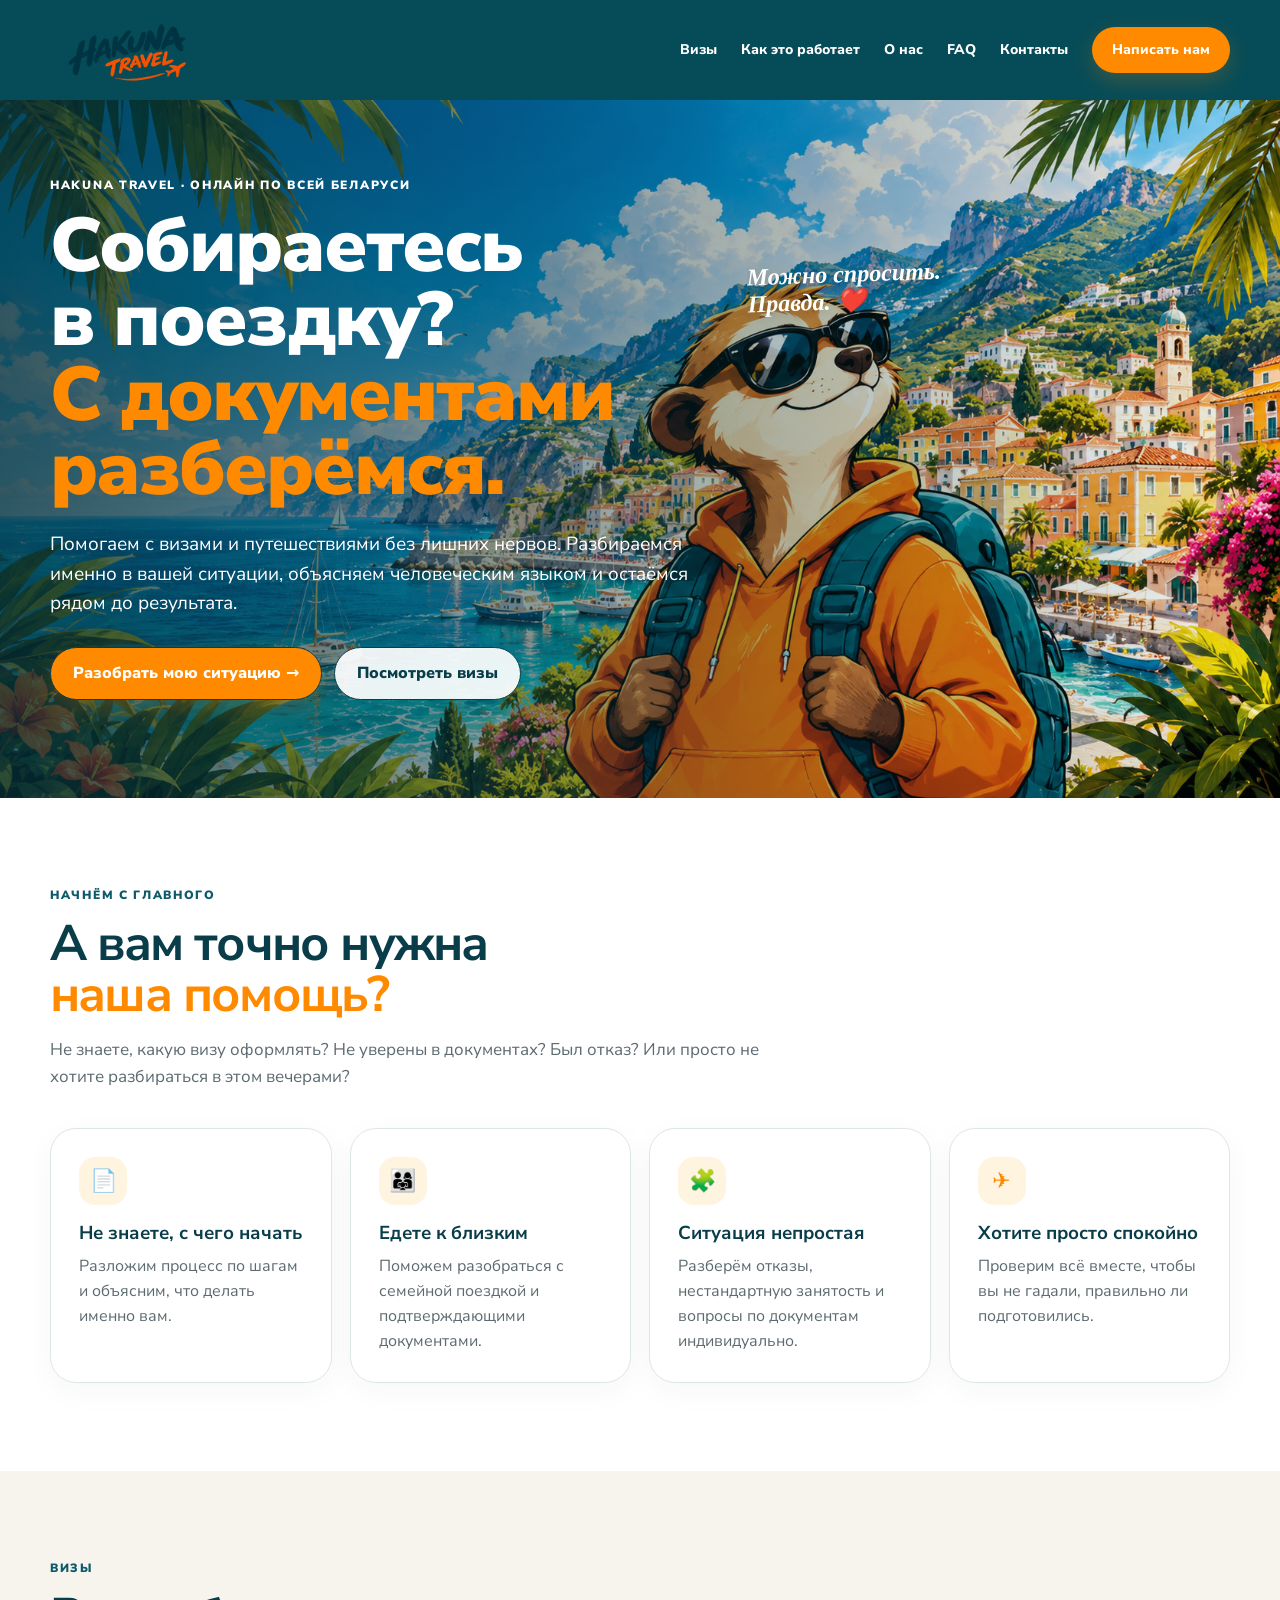
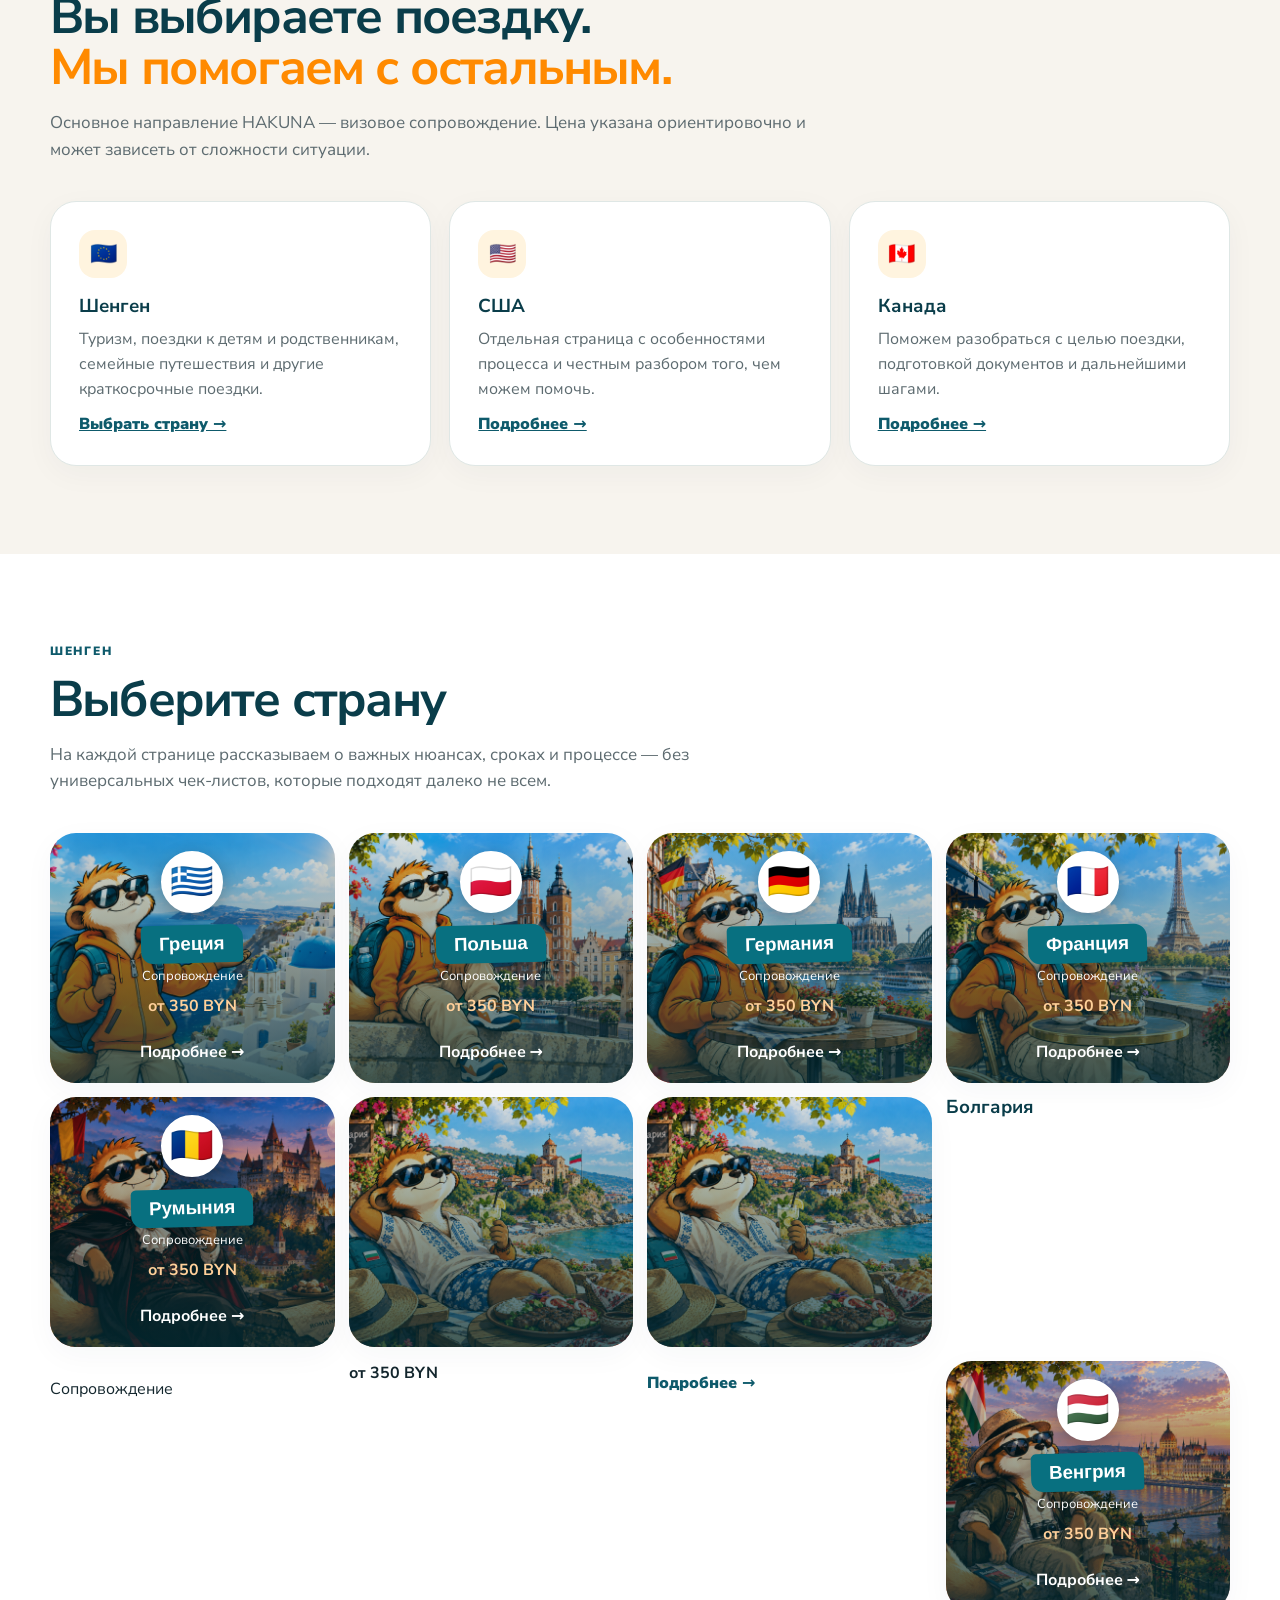
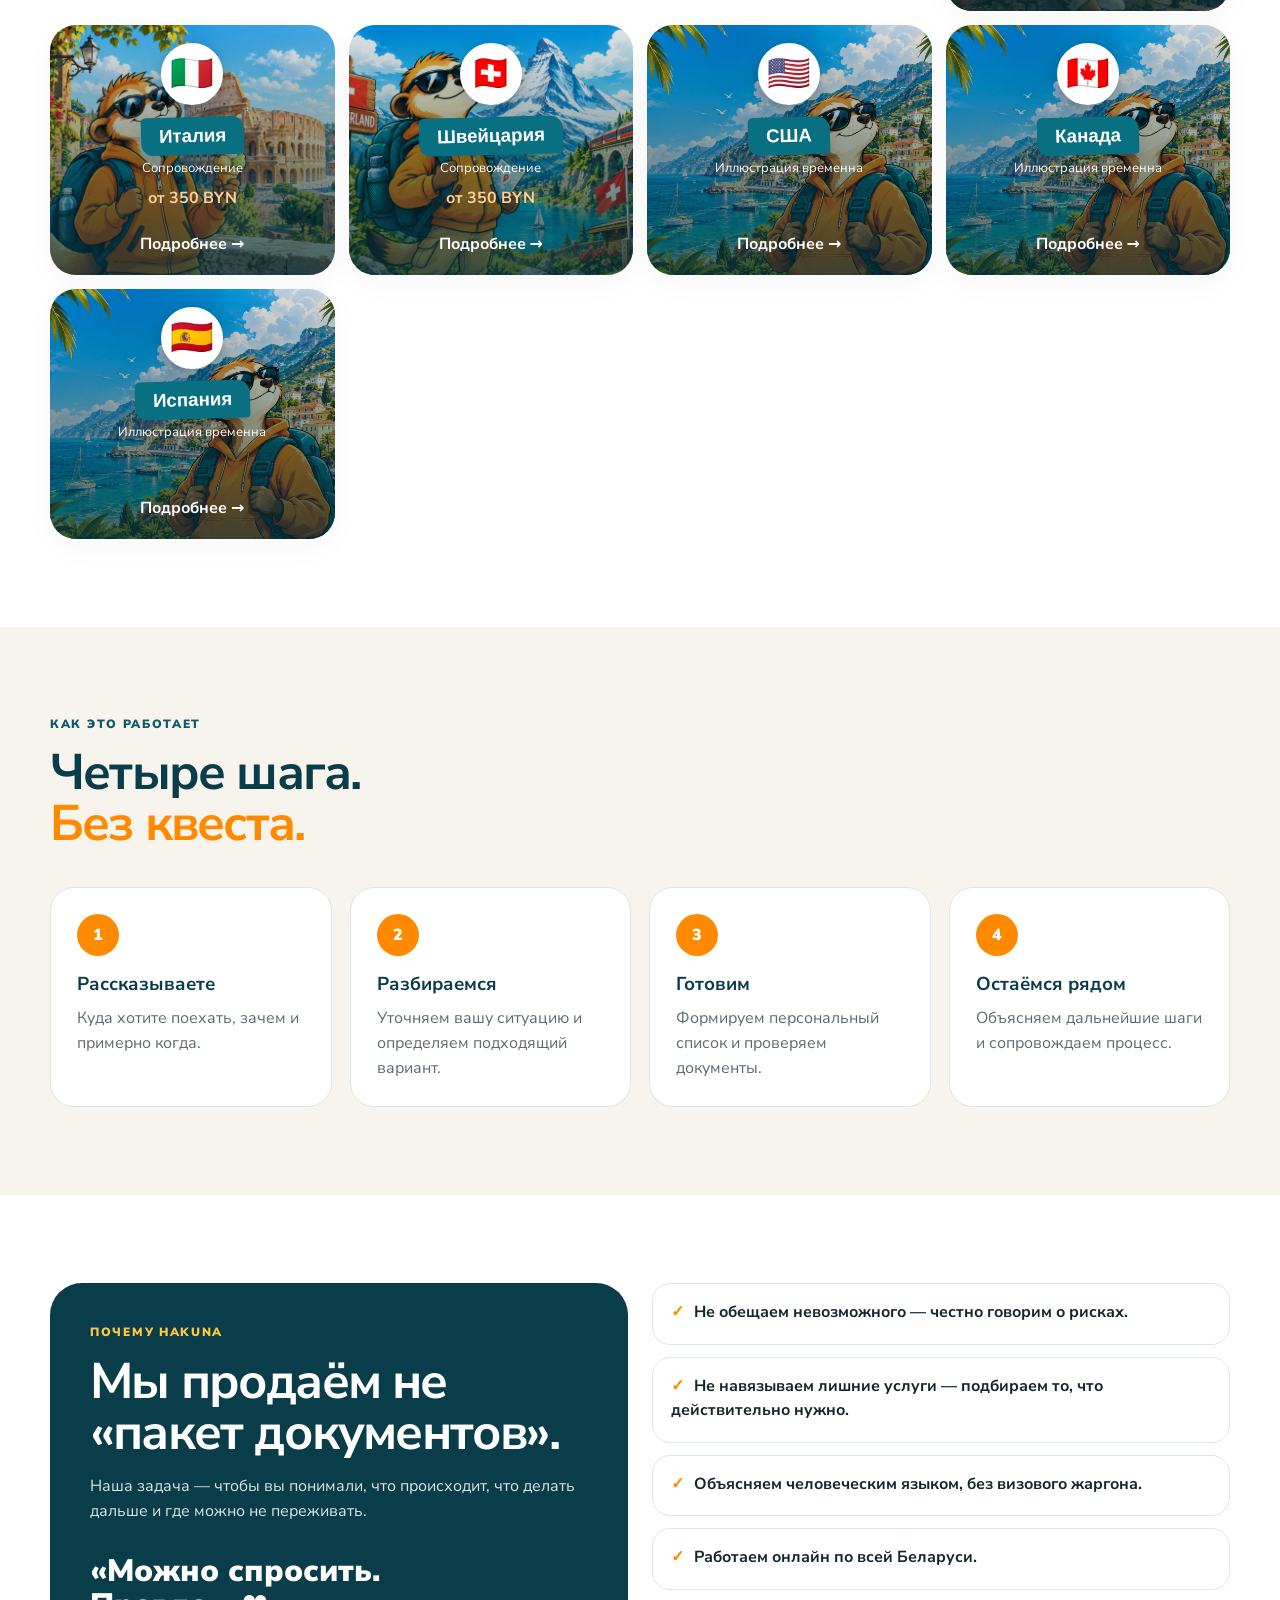
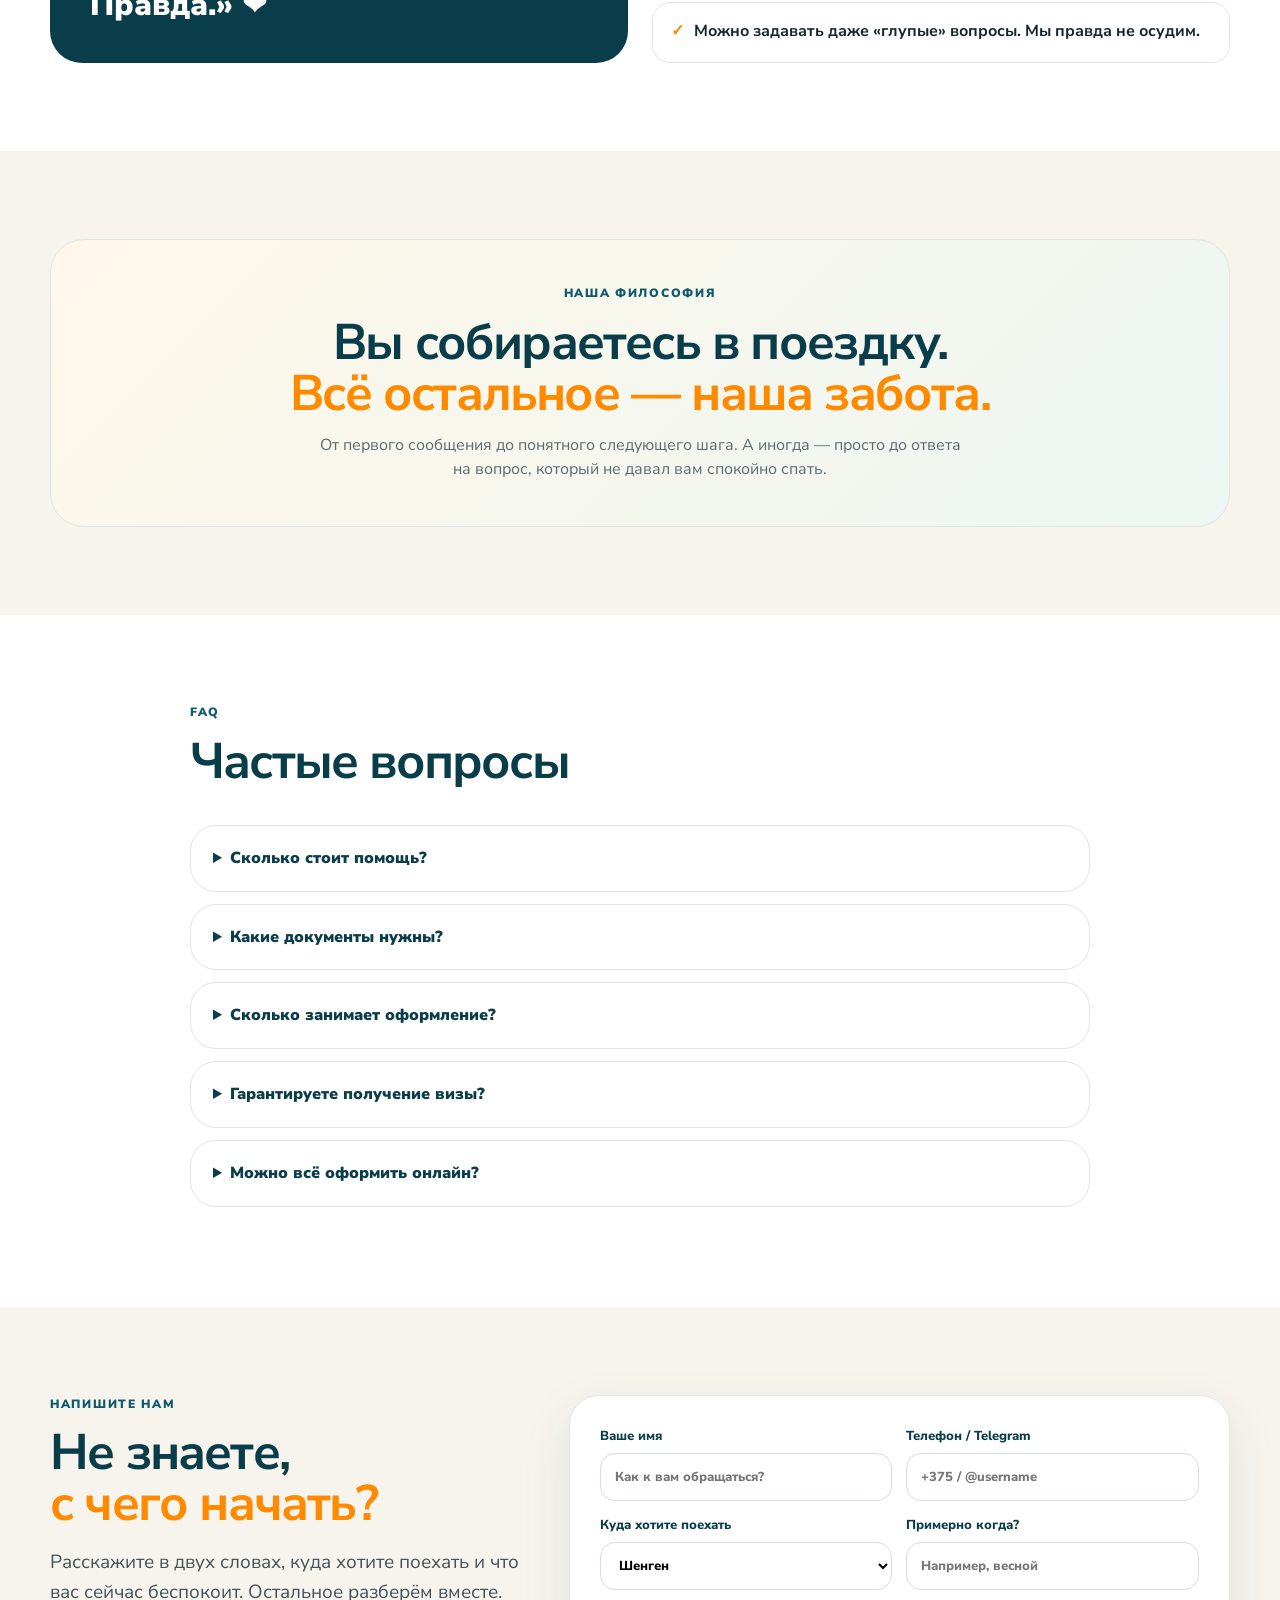
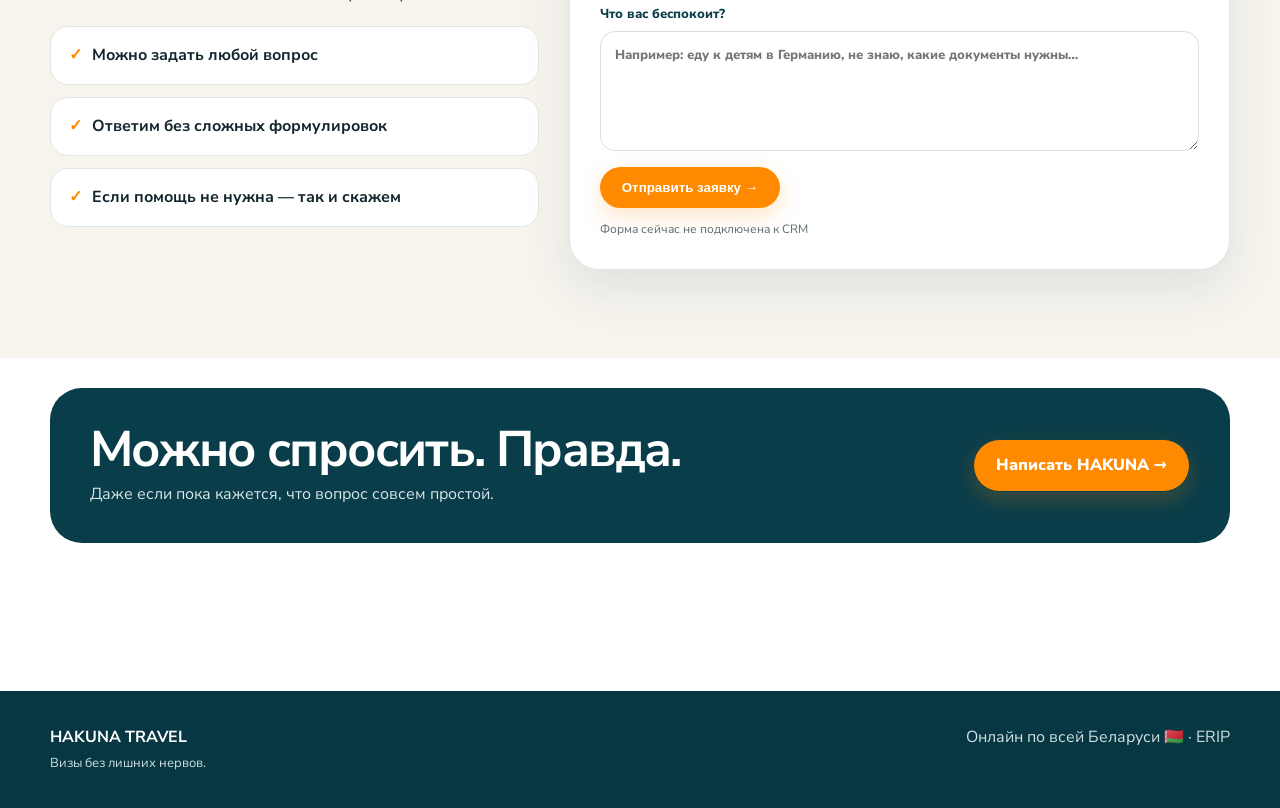
<file: index.html>
<!doctype html>
<html lang="ru">
<head>
<meta charset="utf-8">
<meta name="viewport" content="width=device-width,initial-scale=1">
<title>HAKUNA TRAVEL — визы без лишних нервов</title>
<meta name="description" content="HAKUNA TRAVEL — помощь с визами и путешествиями онлайн по всей Беларуси. Можно спросить. Правда.">
<link rel="stylesheet" href="assets/css/style.css">
</head>
<body>
<header class="site-header">
  <div class="container nav">
    <a class="brand" href="index.html" aria-label="HAKUNA TRA">HAKUNA TRA</a>
    <nav>
      <a href="#visas">Визы</a><a href="#process">Как это работает</a><a href="#why">О нас</a><a href="#faq">FAQ</a><a href="#contact">Контакты</a>
      <a class="nav-cta" href="#contact">Написать нам</a>
    </nav>
    <button class="menu-btn" aria-label="Меню">☰</button>
  </div>
</header>

<main>
<section class="hero hero-main">
  <div class="container hero-grid">
    <div>
      <div class="eyebrow">HAKUNA TRAVEL · ОНЛАЙН ПО ВСЕЙ БЕЛАРУСИ</div>
      <h1>Собираетесь<br>в поездку?<br><span>С документами разберёмся.</span></h1>
      <p class="lead">Помогаем с визами и путешествиями без лишних нервов. Разбираемся именно в вашей ситуации, объясняем человеческим языком и остаёмся рядом до результата.</p>
      <div class="hero-actions"><a class="btn btn-primary" href="#contact">Разобрать мою ситуацию →</a><a class="btn btn-secondary" href="#visas">Посмотреть визы</a></div>
      
    </div>
    <div class="hero-art">
      <div class="hero-sticker">Можно спросить.<br>Правда. ❤️</div>
      
    </div>
  </div>
</section>

<section class="section" id="help">
  <div class="container">
    <div class="section-heading"><div class="eyebrow">НАЧНЁМ С ГЛАВНОГО</div><h2>А вам точно нужна<br><span>наша помощь?</span></h2><p>Не знаете, какую визу оформлять? Не уверены в документах? Был отказ? Или просто не хотите разбираться в этом вечерами?</p></div>
    <div class="cards-4">
      <article class="card"><div class="icon">📄</div><h3>Не знаете, с чего начать</h3><p>Разложим процесс по шагам и объясним, что делать именно вам.</p></article>
      <article class="card"><div class="icon">👨‍👩‍👧</div><h3>Едете к близким</h3><p>Поможем разобраться с семейной поездкой и подтверждающими документами.</p></article>
      <article class="card"><div class="icon">🧩</div><h3>Ситуация непростая</h3><p>Разберём отказы, нестандартную занятость и вопросы по документам индивидуально.</p></article>
      <article class="card"><div class="icon">✈️</div><h3>Хотите просто спокойно</h3><p>Проверим всё вместе, чтобы вы не гадали, правильно ли подготовились.</p></article>
    </div>
  </div>
</section>

<section class="section section-alt" id="visas">
  <div class="container">
    <div class="section-heading"><div class="eyebrow">ВИЗЫ</div><h2>Вы выбираете поездку.<br><span>Мы помогаем с остальным.</span></h2><p>Основное направление HAKUNA — визовое сопровождение. Цена указана ориентировочно и может зависеть от сложности ситуации.</p></div>
    <div class="cards-3">
      <article class="card"><div class="icon">🇪🇺</div><h3>Шенген</h3><p>Туризм, поездки к детям и родственникам, семейные путешествия и другие краткосрочные поездки.</p><a class="country-link" href="#schengen">Выбрать страну →</a></article>
      <article class="card"><div class="icon">🇺🇸</div><h3>США</h3><p>Отдельная страница с особенностями процесса и честным разбором того, чем можем помочь.</p><a class="country-link" href="usa.html">Подробнее →</a></article>
      <article class="card"><div class="icon">🇨🇦</div><h3>Канада</h3><p>Поможем разобраться с целью поездки, подготовкой документов и дальнейшими шагами.</p><a class="country-link" href="canada.html">Подробнее →</a></article>
    </div>
  </div>
</section>

<section class="section" id="schengen">
  <div class="container">
    <div class="section-heading"><div class="eyebrow">ШЕНГЕН</div><h2>Выберите страну</h2><p>На каждой странице рассказываем о важных нюансах, сроках и процессе — без универсальных чек-листов, которые подходят далеко не всем.</p></div>
    <div class="country-grid"><a class="country-card" href="greece.html" style="background-image:url('assets/img/country-greece.png')"><div class="country-flag">🇬🇷</div><h3>Греция</h3><p>Сопровождение</p><strong>от 350 BYN</strong><span class="country-link">Подробнее →</span></a>
<a class="country-card" href="poland.html" style="background-image:url('assets/img/country-poland.png')"><div class="country-flag">🇵🇱</div><h3>Польша</h3><p>Сопровождение</p><strong>от 350 BYN</strong><span class="country-link">Подробнее →</span></a>
<a class="country-card" href="germany.html" style="background-image:url('assets/img/country-germany.png')"><div class="country-flag">🇩🇪</div><h3>Германия</h3><p>Сопровождение</p><strong>от 350 BYN</strong><span class="country-link">Подробнее →</span></a>
<a class="country-card" href="france.html" style="background-image:url('assets/img/country-france.png')"><div class="country-flag">🇫🇷</div><h3>Франция</h3><p>Сопровождение</p><strong>от 350 BYN</strong><span class="country-link">Подробнее →</span></a>
<a class="country-card" href="romania.html" style="background-image:url('assets/img/country-romania.png')"><div class="country-flag">🇷🇴</div><h3>Румыния</h3><p>Сопровождение</p><strong>от 350 BYN</strong><span class="country-link">Подробнее →</span></a>
<a class="country-card" href="bulgaria.html" style="background-image:url('assets/img/country-bulgaria.png')"><div class="country-flag"><a href="https://hatscripts.github.io/circle-flags/flags/bg.svg"></a></div><h3>Болгария</h3><p>Сопровождение</p><strong>от 350 BYN</strong><span class="country-link">Подробнее →</span></a>
<a class="country-card" href="hungary.html" style="background-image:url('assets/img/country-hungary.png')"><div class="country-flag">🇭🇺</div><h3>Венгрия</h3><p>Сопровождение</p><strong>от 350 BYN</strong><span class="country-link">Подробнее →</span></a>
<a class="country-card" href="italy.html" style="background-image:url('assets/img/country-italy.png')"><div class="country-flag">🇮🇹</div><h3>Италия</h3><p>Сопровождение</p><strong>от 350 BYN</strong><span class="country-link">Подробнее →</span></a>
<a class="country-card" href="switzerland.html" style="background-image:url('assets/img/country-switzerland.png')"><div class="country-flag">🇨🇭</div><h3>Швейцария</h3><p>Сопровождение</p><strong>от 350 BYN</strong><span class="country-link">Подробнее →</span></a>
<a class="country-card" href="usa.html" style="background-image:url('assets/img/country-usa-placeholder.png')"><div class="country-flag">🇺🇸</div><h3>США</h3><p>Иллюстрация временна</p><span class="country-link">Подробнее →</span></a>
<a class="country-card" href="canada.html" style="background-image:url('assets/img/country-canada-placeholder.png')"><div class="country-flag">🇨🇦</div><h3>Канада</h3><p>Иллюстрация временна</p><span class="country-link">Подробнее →</span></a>
<a class="country-card" href="spain.html" style="background-image:url('assets/img/country-spain-placeholder.png')"><div class="country-flag">🇪🇸</div><h3>Испания</h3><p>Иллюстрация временна</p><span class="country-link">Подробнее →</span></a></div>
  </div>
</section>

<section class="section section-alt" id="process">
  <div class="container">
    <div class="section-heading"><div class="eyebrow">КАК ЭТО РАБОТАЕТ</div><h2>Четыре шага.<br><span>Без квеста.</span></h2></div>
    <div class="steps">
      <div class="step"><span>1</span><h3>Рассказываете</h3><p>Куда хотите поехать, зачем и примерно когда.</p></div>
      <div class="step"><span>2</span><h3>Разбираемся</h3><p>Уточняем вашу ситуацию и определяем подходящий вариант.</p></div>
      <div class="step"><span>3</span><h3>Готовим</h3><p>Формируем персональный список и проверяем документы.</p></div>
      <div class="step"><span>4</span><h3>Остаёмся рядом</h3><p>Объясняем дальнейшие шаги и сопровождаем процесс.</p></div>
    </div>
  </div>
</section>

<section class="section" id="why">
  <div class="container split">
    <div class="big-panel">
      <div class="eyebrow" style="color:#ffc943">ПОЧЕМУ HAKUNA</div>
      <h2>Мы продаём не «пакет документов».</h2>
      <p>Наша задача — чтобы вы понимали, что происходит, что делать дальше и где можно не переживать.</p>
      <div class="quote">«Можно спросить.<br>Правда.» ❤️</div>
    </div>
    <div class="check-list">
      <div>Не обещаем невозможного — честно говорим о рисках.</div>
      <div>Не навязываем лишние услуги — подбираем то, что действительно нужно.</div>
      <div>Объясняем человеческим языком, без визового жаргона.</div>
      <div>Работаем онлайн по всей Беларуси.</div>
      <div>Можно задавать даже «глупые» вопросы. Мы правда не осудим.</div>
    </div>
  </div>
</section>

<section class="section section-alt">
  <div class="container">
    <div class="quote-box"><div class="eyebrow">НАША ФИЛОСОФИЯ</div><h2>Вы собираетесь в поездку.<br><span>Всё остальное — наша забота.</span></h2><p>От первого сообщения до понятного следующего шага. А иногда — просто до ответа на вопрос, который не давал вам спокойно спать.</p></div>
  </div>
</section>

<section class="section" id="faq">
  <div class="container faq">
    <div class="section-heading"><div class="eyebrow">FAQ</div><h2>Частые вопросы</h2></div>
    <details><summary>Сколько стоит помощь?</summary><p>Сопровождение визовых заявлений — от 350 BYN. Точная стоимость зависит от ситуации и объёма работы.</p></details>
    <details><summary>Какие документы нужны?</summary><p>Это зависит от цели поездки, занятости, семейной и финансовой ситуации, истории поездок и других обстоятельств. Поэтому мы не отправляем всем один и тот же универсальный список.</p></details>
    <details><summary>Сколько занимает оформление?</summary><p>Сроки зависят от страны, типа поездки, доступности записи и рассмотрения заявления. Мы заранее объясняем этапы и не обещаем срок, на который не можем повлиять.</p></details>
    <details><summary>Гарантируете получение визы?</summary><p>Нет. Решение принимает консульство или другой уполномоченный орган. Мы гарантируем внимательную подготовку и честный разбор вашей ситуации.</p></details>
    <details><summary>Можно всё оформить онлайн?</summary><p>Консультация и большая часть подготовки проходят онлайн по всей Беларуси. Если понадобится личная подача, заранее объясним, что именно и где нужно сделать.</p></details>
  </div>
</section>

<section class="section section-alt" id="contact">
  <div class="container form-wrap">
    <div>
      <div class="eyebrow">НАПИШИТЕ НАМ</div>
      <h2>Не знаете,<br><span>с чего начать?</span></h2>
      <p class="lead">Расскажите в двух словах, куда хотите поехать и что вас сейчас беспокоит. Остальное разберём вместе.</p>
      <div class="check-list"><div>Можно задать любой вопрос</div><div>Ответим без сложных формулировок</div><div>Если помощь не нужна — так и скажем</div></div>
    </div>
    <div class="form-card">
      <form onsubmit="return submitHakuna(event)">
        <div class="form-grid">
          <label>Ваше имя<input name="name" required placeholder="Как к вам обращаться?"></label>
          <label>Телефон / Telegram<input name="contact" required placeholder="+375 / @username"></label>
          <label>Куда хотите поехать<select name="destination"><option>Шенген</option><option>США</option><option>Канада</option><option>Пока не знаю</option></select></label>
          <label>Примерно когда?<input name="date" placeholder="Например, весной"></label>
          <label class="full">Что вас беспокоит?<textarea name="message" placeholder="Например: еду к детям в Германию, не знаю, какие документы нужны…"></textarea></label>
        </div>
        <button class="btn btn-primary" style="border:0;margin-top:16px" type="submit">Отправить заявку →</button>
        <div class="form-note">Форма сейчас не подключена к CRM</div>
      </form>
    </div>
  </div>
</section>

<section class="section final-cta">
  <div class="container"><div class="cta-box"><div><h2>Можно спросить. Правда.</h2><p>Даже если пока кажется, что вопрос совсем простой.</p></div><a class="btn btn-primary" href="#contact">Написать HAKUNA →</a></div></div>
</section>
</main>

<footer class="site-footer">
  <div class="container footer-inner"><div><strong>HAKUNA TRAVEL</strong><br><span>Визы без лишних нервов.</span></div><div>Онлайн по всей Беларуси 🇧🇾 · ERIP</div></div>
</footer>
<script src="assets/js/main.js"></script>
</body>
</html>
</file>
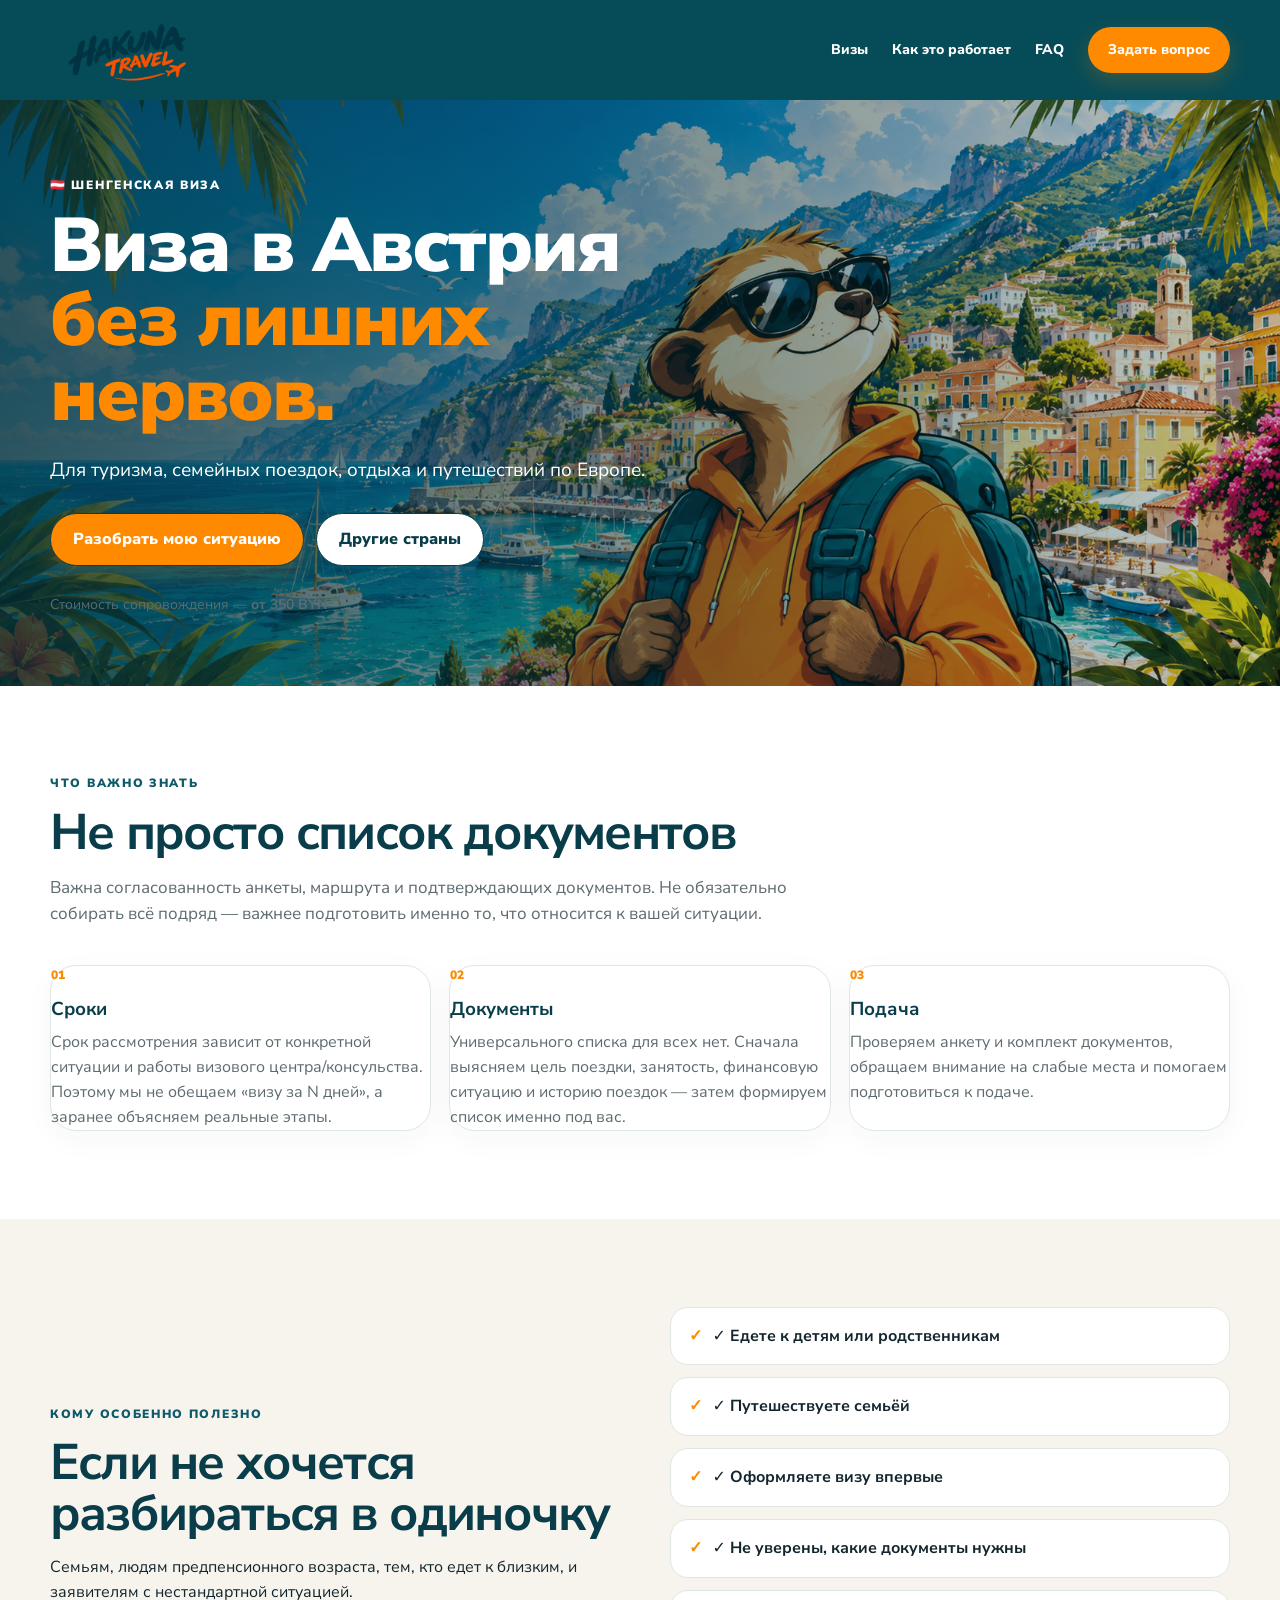
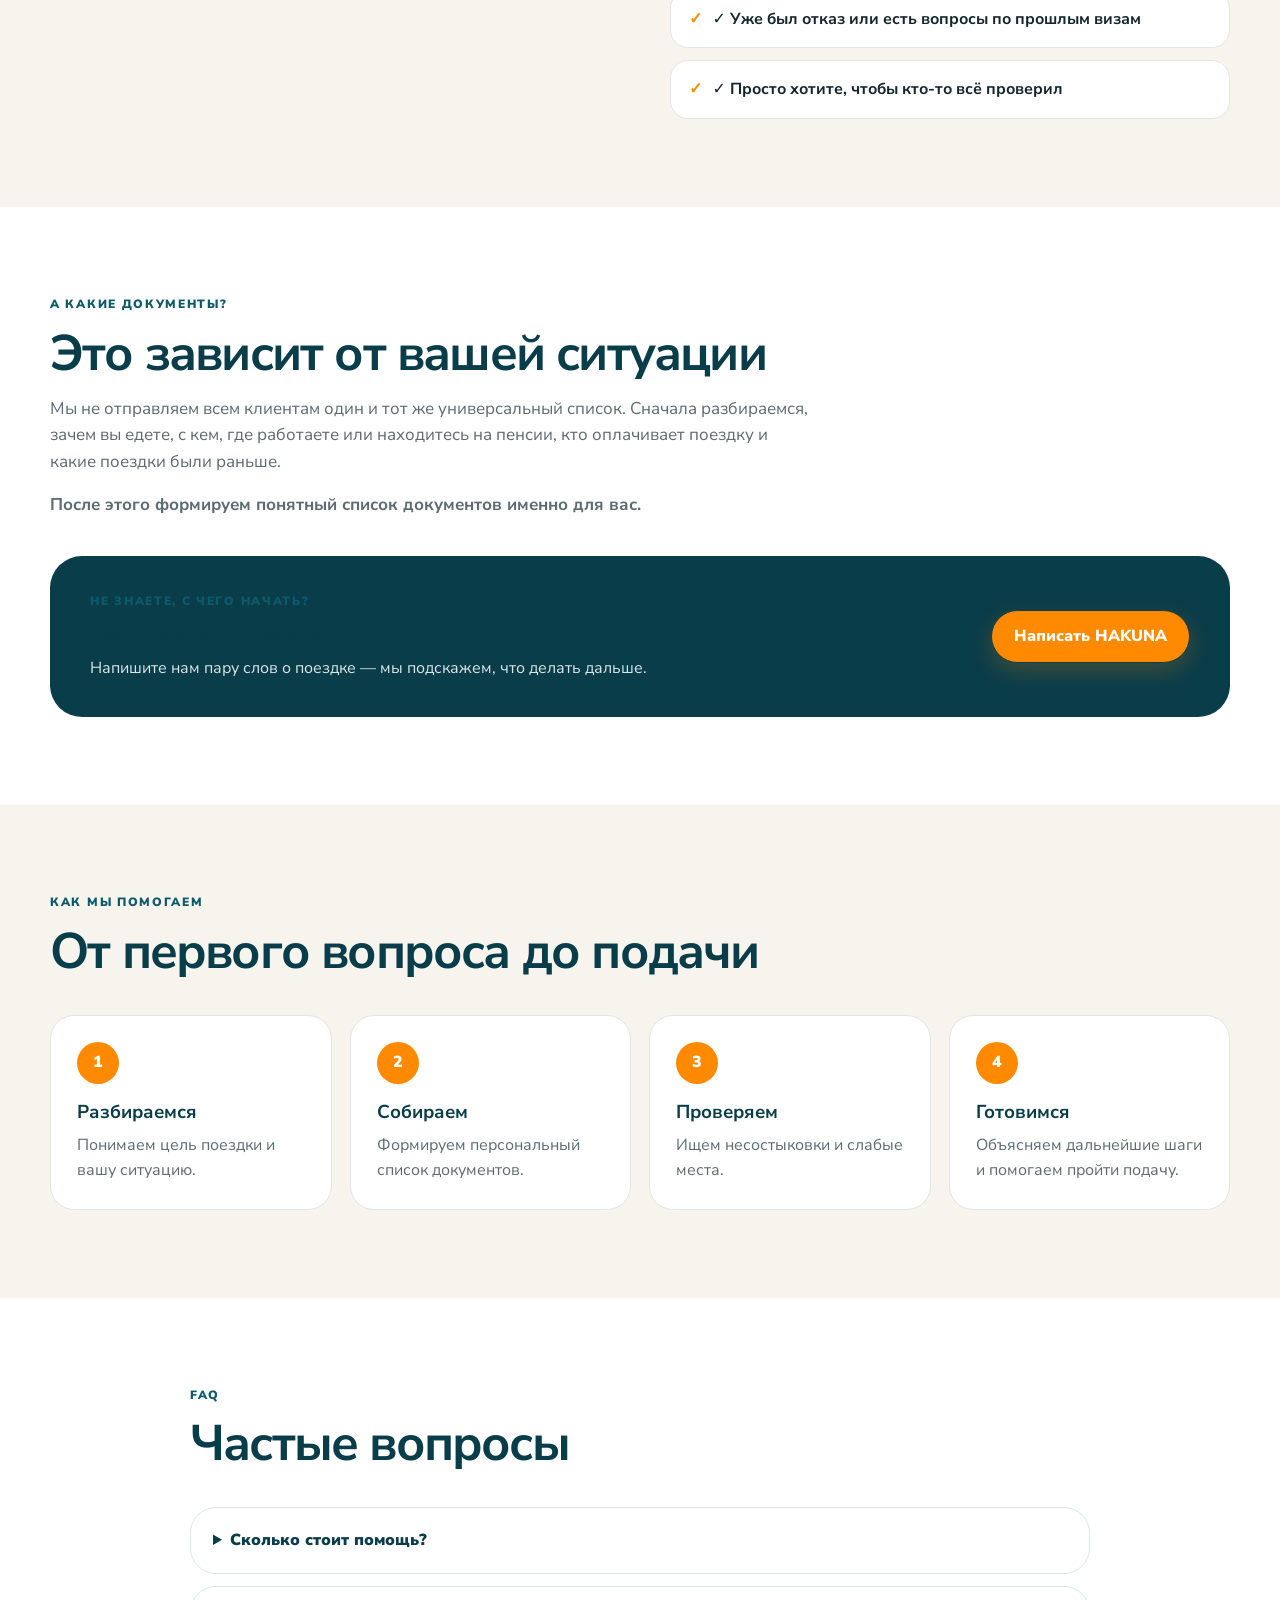
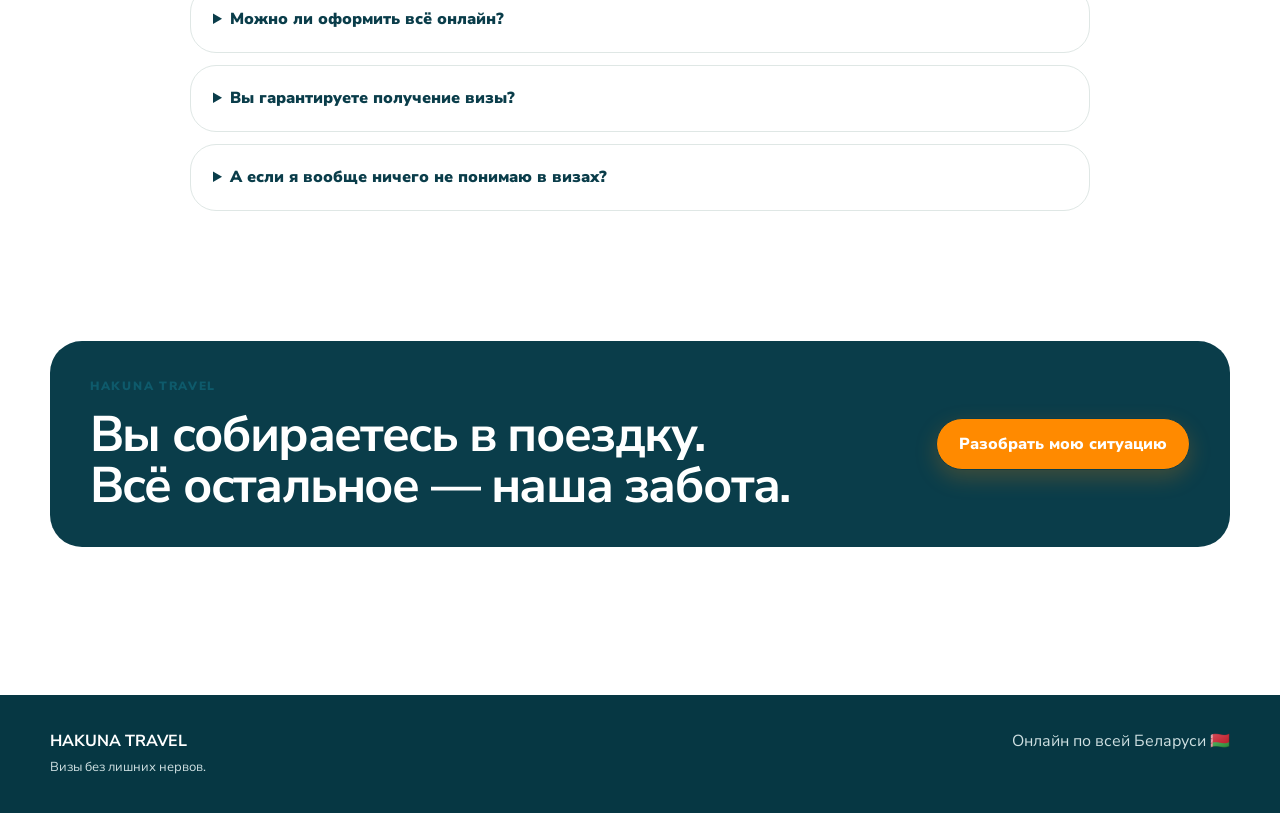
<file: austria.html>
<!doctype html>
<html lang="ru">
<head>
<meta charset="utf-8">
<meta name="viewport" content="width=device-width,initial-scale=1">
<title>Виза в Австрия — HAKUNA TRAVEL</title>
<meta name="description" content="Помощь с визой в Австрия. Разбираем ситуацию, помогаем подготовить документы и пройти процесс без лишних нервов.">
<link rel="stylesheet" href="assets/css/style.css">
</head>
<body>
<header class="site-header"><div class="container nav"><a class="brand" href="index.html" aria-label="HAKUNA TRAVEL">HAKUNA TRAVEL</a><nav><a href="index.html#visas">Визы</a><a href="index.html#process">Как это работает</a><a href="index.html#faq">FAQ</a><a class="nav-cta" href="index.html#contact">Задать вопрос</a></nav><button class="menu-btn">☰</button></div></header>

<main>
<section class="hero country-hero" style="background-image:linear-gradient(90deg,rgba(4,48,57,.80),rgba(4,48,57,.24)),url('assets/img/country-austria.png')">
  <div class="container hero-grid">
    <div>
      <div class="eyebrow">🇦🇹 ШЕНГЕНСКАЯ ВИЗА</div>
      <h1>Виза в Австрия<br><span>без лишних нервов.</span></h1>
      <p class="lead">Для туризма, семейных поездок, отдыха и путешествий по Европе.</p>
      <div class="hero-actions">
        <a class="btn btn-primary" href="index.html#contact">Разобрать мою ситуацию</a>
        <a class="btn btn-secondary" href="index.html#visas">Другие страны</a>
      </div>
      <div class="price-note">Стоимость сопровождения — <strong>от 350 BYN</strong></div>
    </div>
  </div>
</section>

<section class="section">
  <div class="container">
    <div class="section-heading">
      <div class="eyebrow">ЧТО ВАЖНО ЗНАТЬ</div>
      <h2>Не просто список документов</h2>
      <p>Важна согласованность анкеты, маршрута и подтверждающих документов. Не обязательно собирать всё подряд — важнее подготовить именно то, что относится к вашей ситуации.</p>
    </div>
    <div class="cards-3">
      <article class="info-card">
        <div class="card-kicker">01</div>
        <h3>Сроки</h3>
        <p>Срок рассмотрения зависит от конкретной ситуации и работы визового центра/консульства. Поэтому мы не обещаем «визу за N дней», а заранее объясняем реальные этапы.</p>
      </article>
      <article class="info-card">
        <div class="card-kicker">02</div>
        <h3>Документы</h3>
        <p>Универсального списка для всех нет. Сначала выясняем цель поездки, занятость, финансовую ситуацию и историю поездок — затем формируем список именно под вас.</p>
      </article>
      <article class="info-card">
        <div class="card-kicker">03</div>
        <h3>Подача</h3>
        <p>Проверяем анкету и комплект документов, обращаем внимание на слабые места и помогаем подготовиться к подаче.</p>
      </article>
    </div>
  </div>
</section>

<section class="section section-alt">
  <div class="container two-col">
    <div>
      <div class="eyebrow">КОМУ ОСОБЕННО ПОЛЕЗНО</div>
      <h2>Если не хочется разбираться в одиночку</h2>
      <p>Семьям, людям предпенсионного возраста, тем, кто едет к близким, и заявителям с нестандартной ситуацией.</p>
    </div>
    <div class="check-list">
      <div>✓ Едете к детям или родственникам</div>
      <div>✓ Путешествуете семьёй</div>
      <div>✓ Оформляете визу впервые</div>
      <div>✓ Не уверены, какие документы нужны</div>
      <div>✓ Уже был отказ или есть вопросы по прошлым визам</div>
      <div>✓ Просто хотите, чтобы кто-то всё проверил</div>
    </div>
  </div>
</section>

<section class="section">
  <div class="container">
    <div class="section-heading">
      <div class="eyebrow">А КАКИЕ ДОКУМЕНТЫ?</div>
      <h2>Это зависит от вашей ситуации</h2>
      <p>Мы не отправляем всем клиентам один и тот же универсальный список. Сначала разбираемся, зачем вы едете, с кем, где работаете или находитесь на пенсии, кто оплачивает поездку и какие поездки были раньше.</p>
      <p><strong>После этого формируем понятный список документов именно для вас.</strong></p>
    </div>
    <div class="cta-box">
      <div>
        <div class="eyebrow">НЕ ЗНАЕТЕ, С ЧЕГО НАЧАТЬ?</div>
        <h3>Можно спросить. Правда.</h3>
        <p>Напишите нам пару слов о поездке — мы подскажем, что делать дальше.</p>
      </div>
      <a class="btn btn-primary" href="index.html#contact">Написать HAKUNA</a>
    </div>
  </div>
</section>

<section class="section section-alt">
  <div class="container">
    <div class="section-heading">
      <div class="eyebrow">КАК МЫ ПОМОГАЕМ</div>
      <h2>От первого вопроса до подачи</h2>
    </div>
    <div class="steps">
      <div class="step"><span>1</span><h3>Разбираемся</h3><p>Понимаем цель поездки и вашу ситуацию.</p></div>
      <div class="step"><span>2</span><h3>Собираем</h3><p>Формируем персональный список документов.</p></div>
      <div class="step"><span>3</span><h3>Проверяем</h3><p>Ищем несостыковки и слабые места.</p></div>
      <div class="step"><span>4</span><h3>Готовимся</h3><p>Объясняем дальнейшие шаги и помогаем пройти подачу.</p></div>
    </div>
  </div>
</section>

<section class="section">
  <div class="container faq">
    <div class="section-heading">
      <div class="eyebrow">FAQ</div>
      <h2>Частые вопросы</h2>
    </div>
    <details><summary>Сколько стоит помощь?</summary><p>Сопровождение по Австрия — от 350 BYN. Точная стоимость и состав работы зависят от вашей ситуации.</p></details>
    <details><summary>Можно ли оформить всё онлайн?</summary><p>Да. Первичное общение и подготовка могут проходить онлайн по всей Беларуси. Если для подачи потребуется личное присутствие, мы заранее объясним, где и что нужно сделать.</p></details>
    <details><summary>Вы гарантируете получение визы?</summary><p>Нет — решение принимает консульство. Мы гарантируем другое: внимательно разобраться в вашей ситуации, подготовить документы и честно сказать, где есть риски.</p></details>
    <details><summary>А если я вообще ничего не понимаю в визах?</summary><p>Именно для этого мы и нужны. Можно начать с простого сообщения: куда хотите поехать, зачем и когда примерно.</p></details>
  </div>
</section>

<section class="section final-cta">
  <div class="container">
    <div class="cta-box">
      <div>
        <div class="eyebrow">HAKUNA TRAVEL</div>
        <h2>Вы собираетесь в поездку.<br>Всё остальное — наша забота.</h2>
      </div>
      <a class="btn btn-primary" href="index.html#contact">Разобрать мою ситуацию</a>
    </div>
  </div>
</section>
</main>

<footer class="site-footer">
  <div class="container footer-inner">
    <div><strong>HAKUNA TRAVEL</strong><br><span>Визы без лишних нервов.</span></div>
    <div>Онлайн по всей Беларуси 🇧🇾</div>
  </div>
</footer>
<script src="assets/js/main.js"></script></body>
</html>
</file>
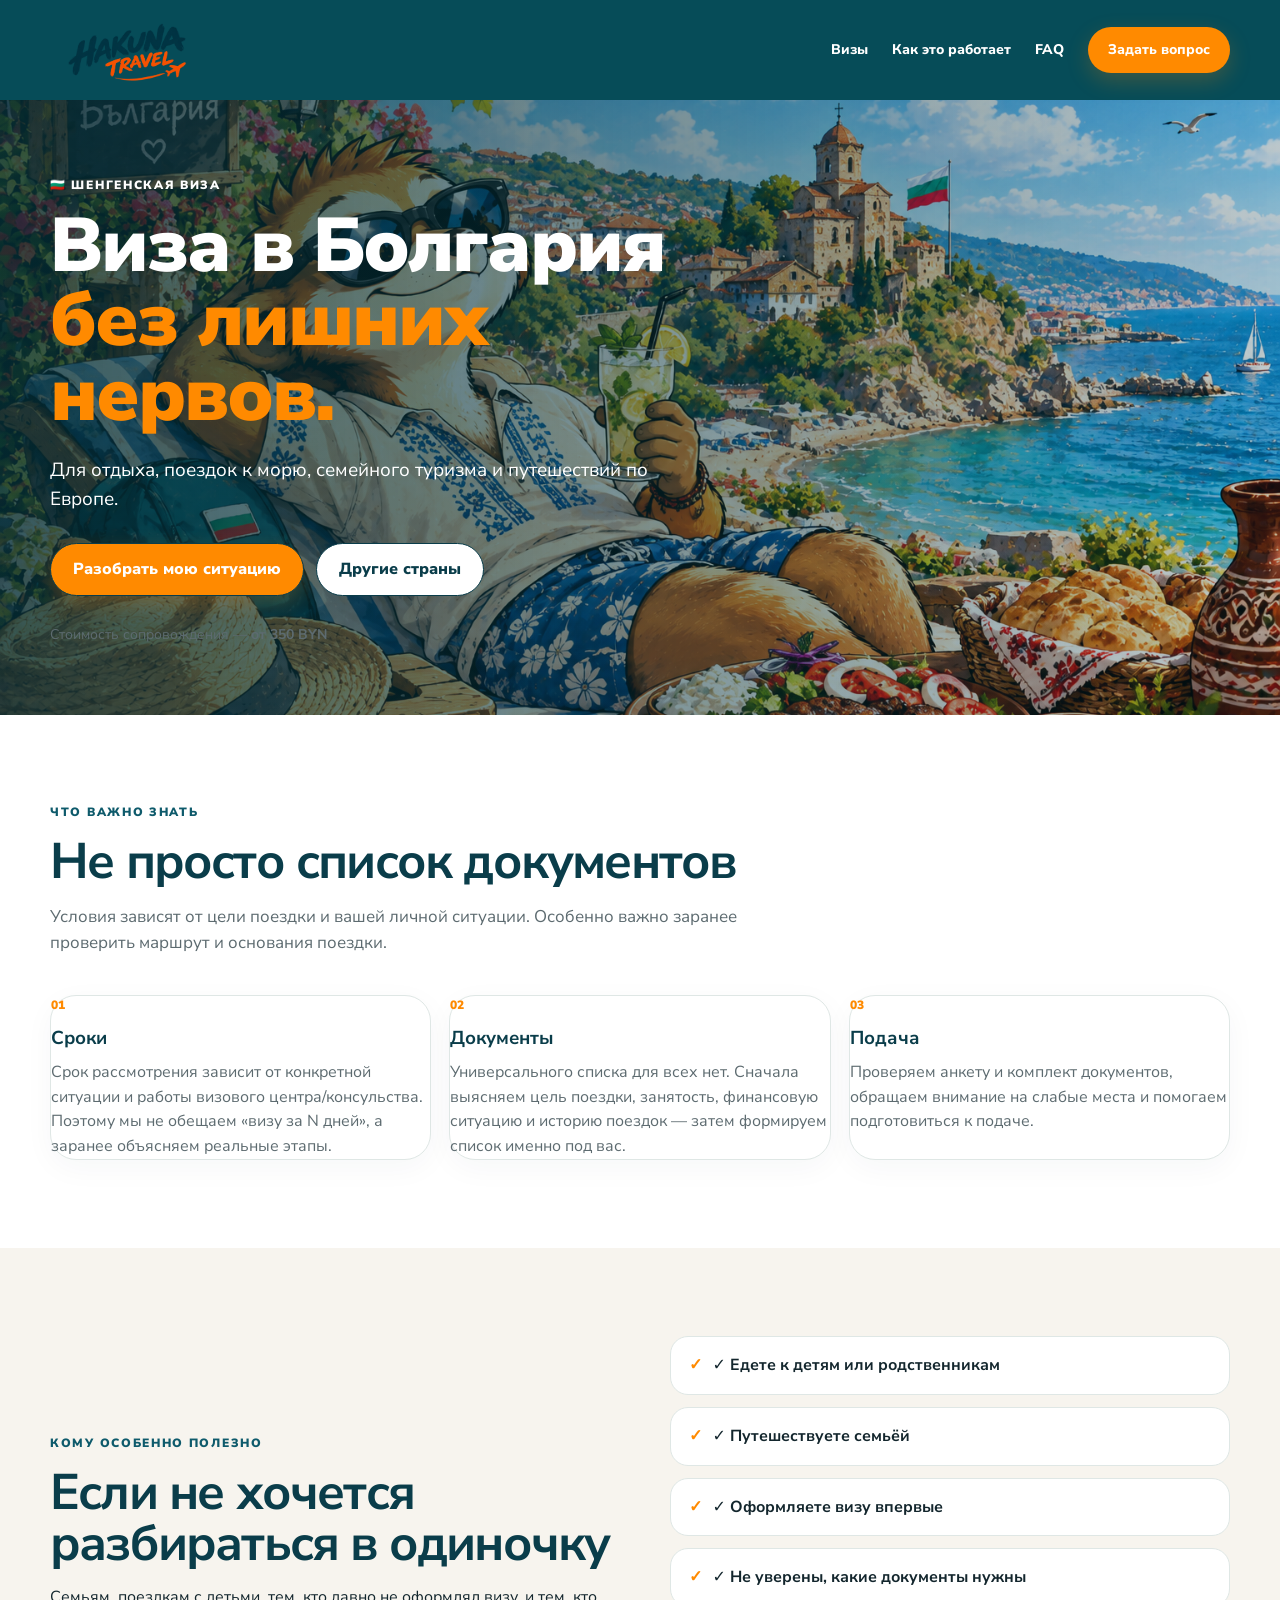
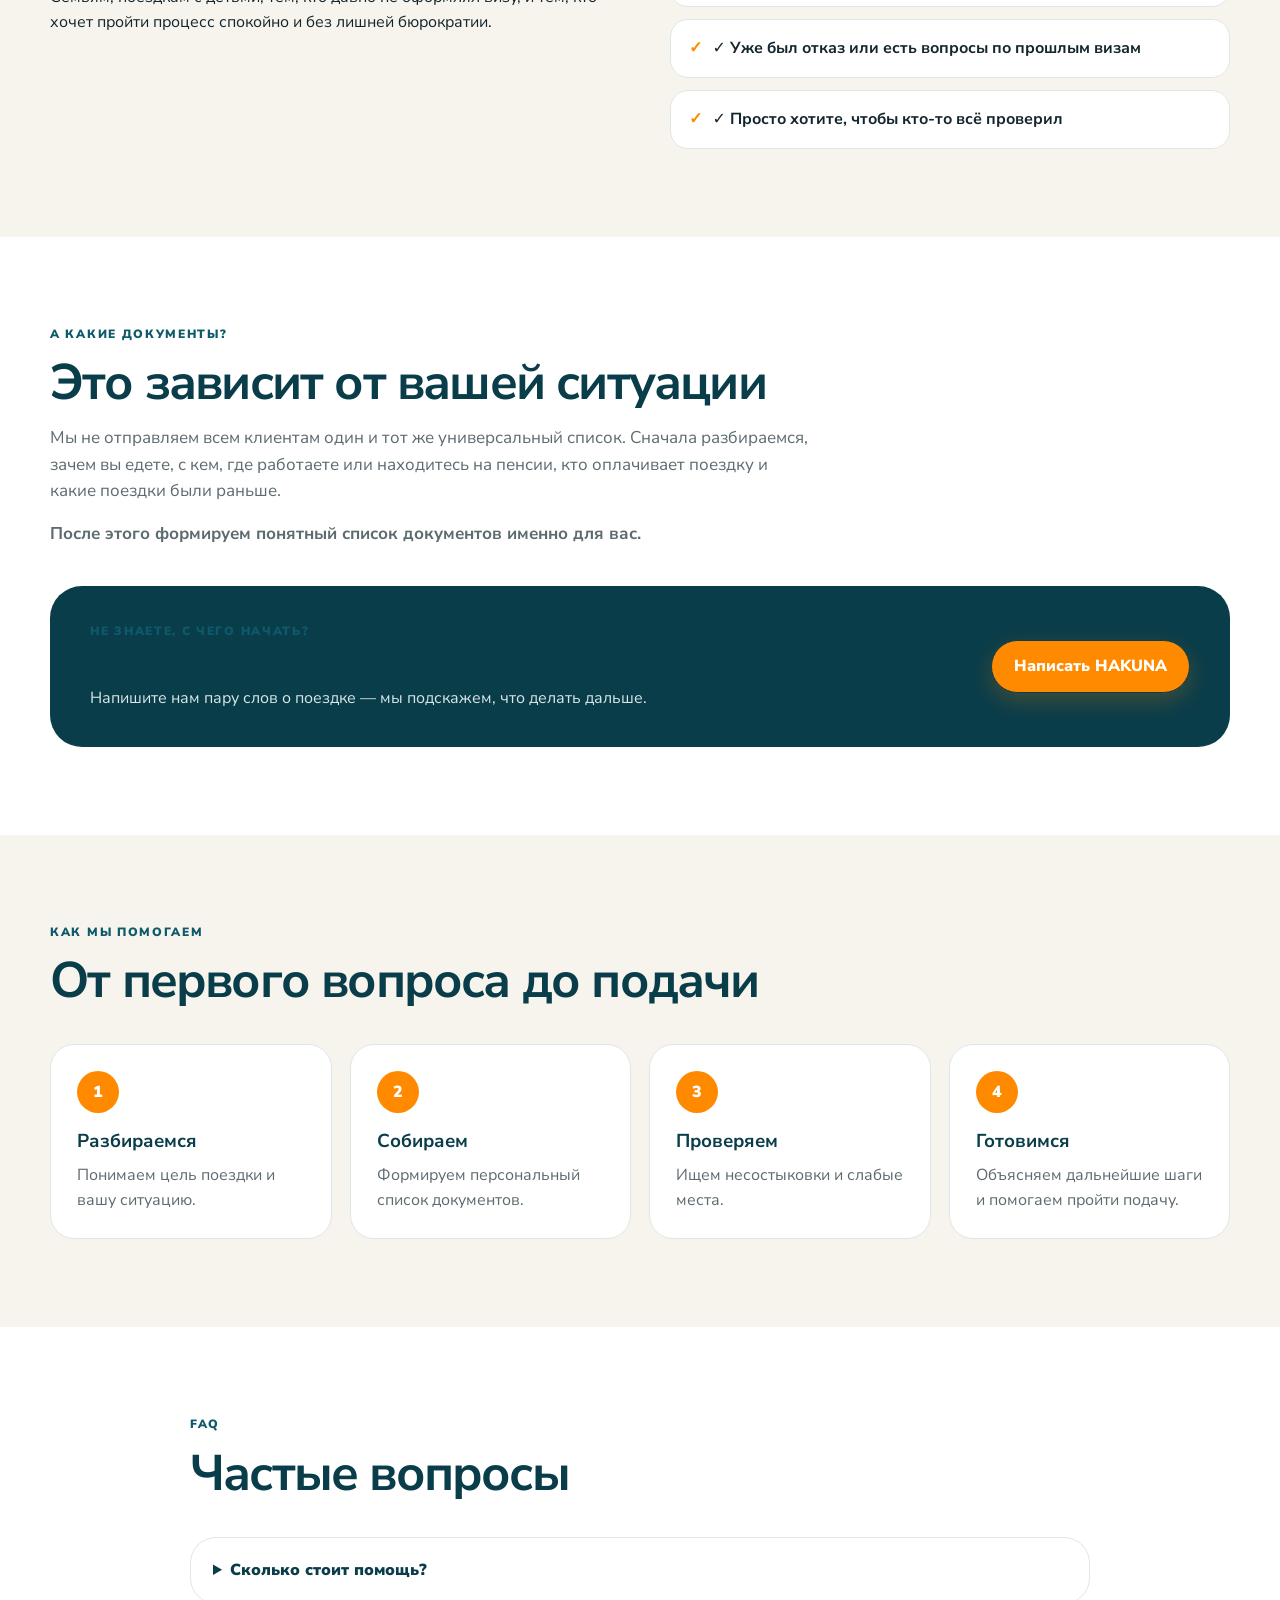
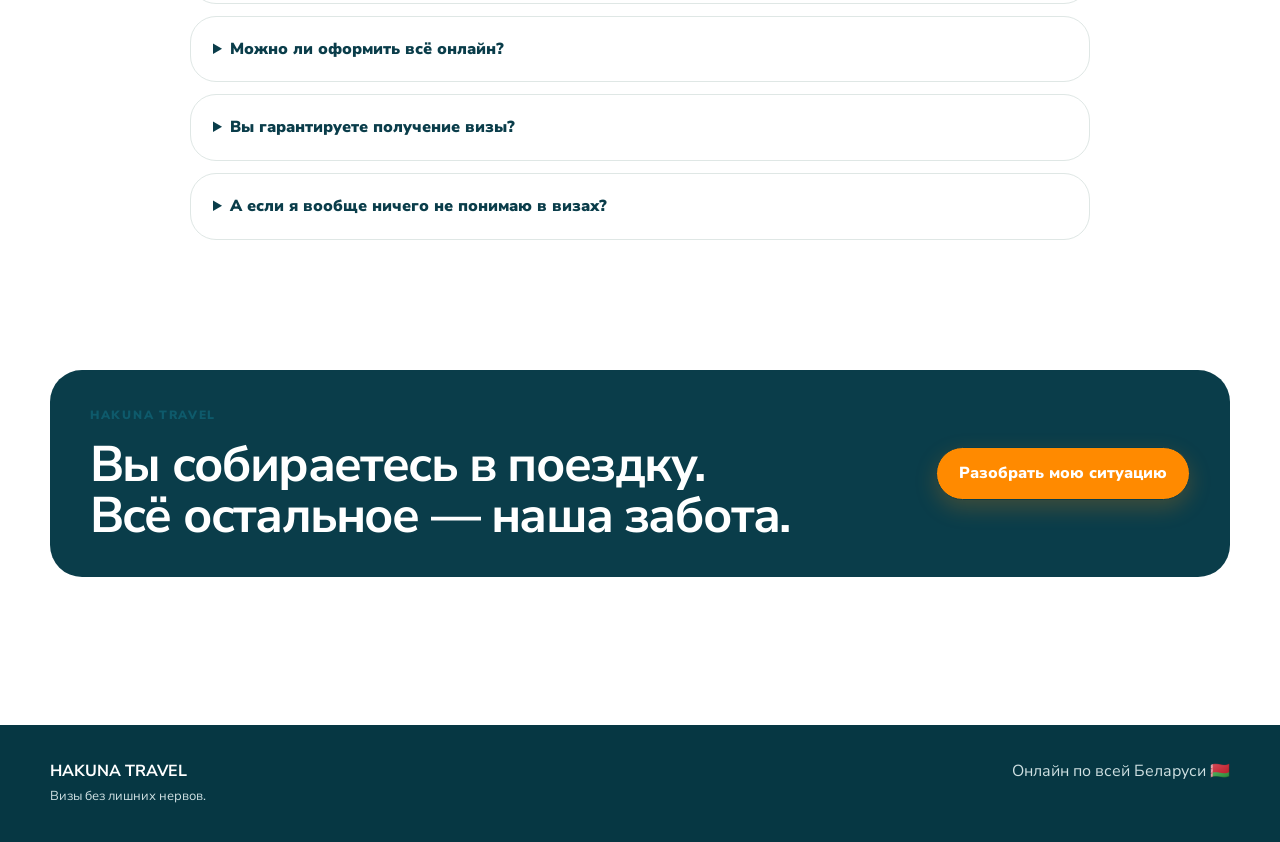
<file: bulgaria.html>
<!doctype html>
<html lang="ru">
<head>
<meta charset="utf-8">
<meta name="viewport" content="width=device-width,initial-scale=1">
<title>Виза в Болгария — HAKUNA TRAVEL</title>
<meta name="description" content="Помощь с визой в Болгария. Разбираем ситуацию, помогаем подготовить документы и пройти процесс без лишних нервов.">
<link rel="stylesheet" href="assets/css/style.css">
</head>
<body>
<header class="site-header"><div class="container nav"><a class="brand" href="index.html" aria-label="HAKUNA TRAVEL">HAKUNA TRAVEL</a><nav><a href="index.html#visas">Визы</a><a href="index.html#process">Как это работает</a><a href="index.html#faq">FAQ</a><a class="nav-cta" href="index.html#contact">Задать вопрос</a></nav><button class="menu-btn">☰</button></div></header>

<main>
<section class="hero country-hero" style="background-image:linear-gradient(90deg,rgba(4,48,57,.80),rgba(4,48,57,.24)),url('assets/img/country-bulgaria.png')">
  <div class="container hero-grid">
    <div>
      <div class="eyebrow">🇧🇬 ШЕНГЕНСКАЯ ВИЗА</div>
      <h1>Виза в Болгария<br><span>без лишних нервов.</span></h1>
      <p class="lead">Для отдыха, поездок к морю, семейного туризма и путешествий по Европе.</p>
      <div class="hero-actions">
        <a class="btn btn-primary" href="index.html#contact">Разобрать мою ситуацию</a>
        <a class="btn btn-secondary" href="index.html#visas">Другие страны</a>
      </div>
      <div class="price-note">Стоимость сопровождения — <strong>от 350 BYN</strong></div>
    </div>
  </div>
</section>

<section class="section">
  <div class="container">
    <div class="section-heading">
      <div class="eyebrow">ЧТО ВАЖНО ЗНАТЬ</div>
      <h2>Не просто список документов</h2>
      <p>Условия зависят от цели поездки и вашей личной ситуации. Особенно важно заранее проверить маршрут и основания поездки.</p>
    </div>
    <div class="cards-3">
      <article class="info-card">
        <div class="card-kicker">01</div>
        <h3>Сроки</h3>
        <p>Срок рассмотрения зависит от конкретной ситуации и работы визового центра/консульства. Поэтому мы не обещаем «визу за N дней», а заранее объясняем реальные этапы.</p>
      </article>
      <article class="info-card">
        <div class="card-kicker">02</div>
        <h3>Документы</h3>
        <p>Универсального списка для всех нет. Сначала выясняем цель поездки, занятость, финансовую ситуацию и историю поездок — затем формируем список именно под вас.</p>
      </article>
      <article class="info-card">
        <div class="card-kicker">03</div>
        <h3>Подача</h3>
        <p>Проверяем анкету и комплект документов, обращаем внимание на слабые места и помогаем подготовиться к подаче.</p>
      </article>
    </div>
  </div>
</section>

<section class="section section-alt">
  <div class="container two-col">
    <div>
      <div class="eyebrow">КОМУ ОСОБЕННО ПОЛЕЗНО</div>
      <h2>Если не хочется разбираться в одиночку</h2>
      <p>Семьям, поездкам с детьми, тем, кто давно не оформлял визу, и тем, кто хочет пройти процесс спокойно и без лишней бюрократии.</p>
    </div>
    <div class="check-list">
      <div>✓ Едете к детям или родственникам</div>
      <div>✓ Путешествуете семьёй</div>
      <div>✓ Оформляете визу впервые</div>
      <div>✓ Не уверены, какие документы нужны</div>
      <div>✓ Уже был отказ или есть вопросы по прошлым визам</div>
      <div>✓ Просто хотите, чтобы кто-то всё проверил</div>
    </div>
  </div>
</section>

<section class="section">
  <div class="container">
    <div class="section-heading">
      <div class="eyebrow">А КАКИЕ ДОКУМЕНТЫ?</div>
      <h2>Это зависит от вашей ситуации</h2>
      <p>Мы не отправляем всем клиентам один и тот же универсальный список. Сначала разбираемся, зачем вы едете, с кем, где работаете или находитесь на пенсии, кто оплачивает поездку и какие поездки были раньше.</p>
      <p><strong>После этого формируем понятный список документов именно для вас.</strong></p>
    </div>
    <div class="cta-box">
      <div>
        <div class="eyebrow">НЕ ЗНАЕТЕ, С ЧЕГО НАЧАТЬ?</div>
        <h3>Можно спросить. Правда.</h3>
        <p>Напишите нам пару слов о поездке — мы подскажем, что делать дальше.</p>
      </div>
      <a class="btn btn-primary" href="index.html#contact">Написать HAKUNA</a>
    </div>
  </div>
</section>

<section class="section section-alt">
  <div class="container">
    <div class="section-heading">
      <div class="eyebrow">КАК МЫ ПОМОГАЕМ</div>
      <h2>От первого вопроса до подачи</h2>
    </div>
    <div class="steps">
      <div class="step"><span>1</span><h3>Разбираемся</h3><p>Понимаем цель поездки и вашу ситуацию.</p></div>
      <div class="step"><span>2</span><h3>Собираем</h3><p>Формируем персональный список документов.</p></div>
      <div class="step"><span>3</span><h3>Проверяем</h3><p>Ищем несостыковки и слабые места.</p></div>
      <div class="step"><span>4</span><h3>Готовимся</h3><p>Объясняем дальнейшие шаги и помогаем пройти подачу.</p></div>
    </div>
  </div>
</section>

<section class="section">
  <div class="container faq">
    <div class="section-heading">
      <div class="eyebrow">FAQ</div>
      <h2>Частые вопросы</h2>
    </div>
    <details><summary>Сколько стоит помощь?</summary><p>Сопровождение по Болгария — от 350 BYN. Точная стоимость и состав работы зависят от вашей ситуации.</p></details>
    <details><summary>Можно ли оформить всё онлайн?</summary><p>Да. Первичное общение и подготовка могут проходить онлайн по всей Беларуси. Если для подачи потребуется личное присутствие, мы заранее объясним, где и что нужно сделать.</p></details>
    <details><summary>Вы гарантируете получение визы?</summary><p>Нет — решение принимает консульство. Мы гарантируем другое: внимательно разобраться в вашей ситуации, подготовить документы и честно сказать, где есть риски.</p></details>
    <details><summary>А если я вообще ничего не понимаю в визах?</summary><p>Именно для этого мы и нужны. Можно начать с простого сообщения: куда хотите поехать, зачем и когда примерно.</p></details>
  </div>
</section>

<section class="section final-cta">
  <div class="container">
    <div class="cta-box">
      <div>
        <div class="eyebrow">HAKUNA TRAVEL</div>
        <h2>Вы собираетесь в поездку.<br>Всё остальное — наша забота.</h2>
      </div>
      <a class="btn btn-primary" href="index.html#contact">Разобрать мою ситуацию</a>
    </div>
  </div>
</section>
</main>

<footer class="site-footer">
  <div class="container footer-inner">
    <div><strong>HAKUNA TRAVEL</strong><br><span>Визы без лишних нервов.</span></div>
    <div>Онлайн по всей Беларуси 🇧🇾</div>
  </div>
</footer>
<script src="assets/js/main.js"></script></body>
</html>
</file>
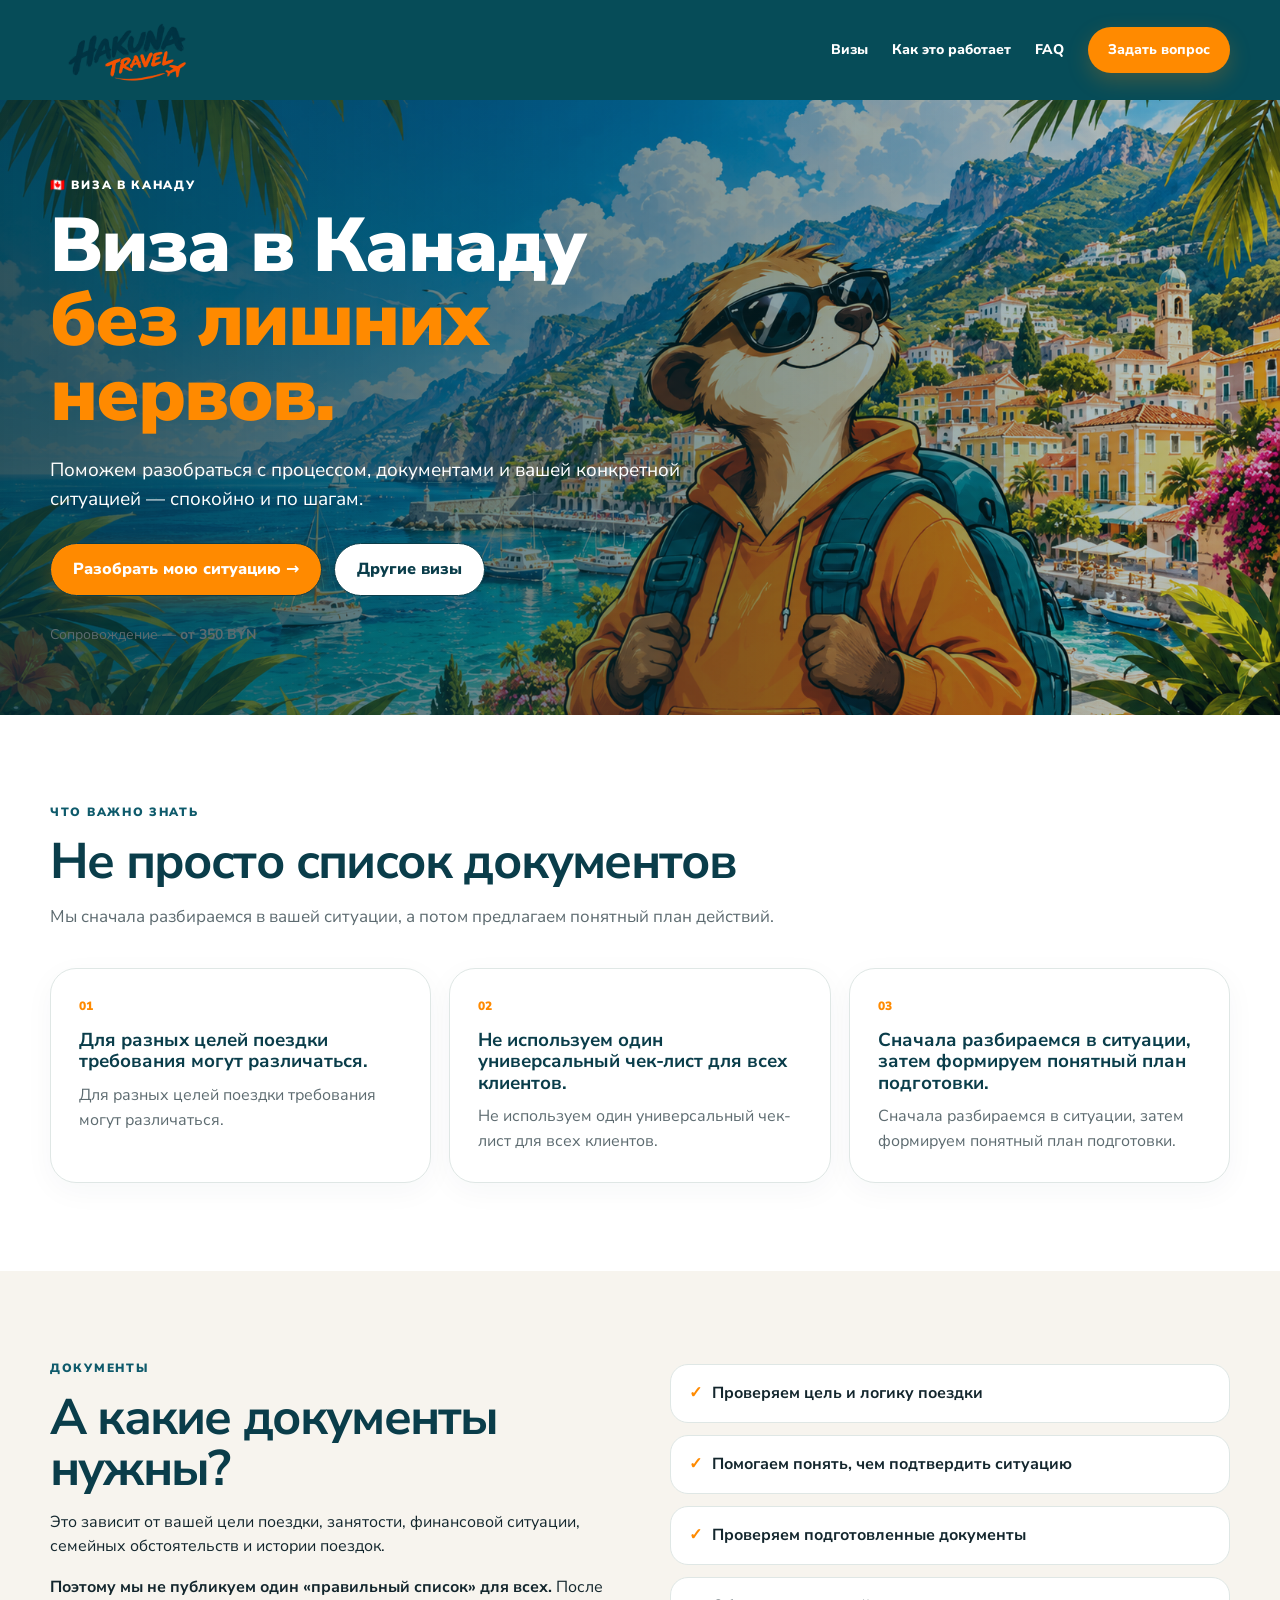
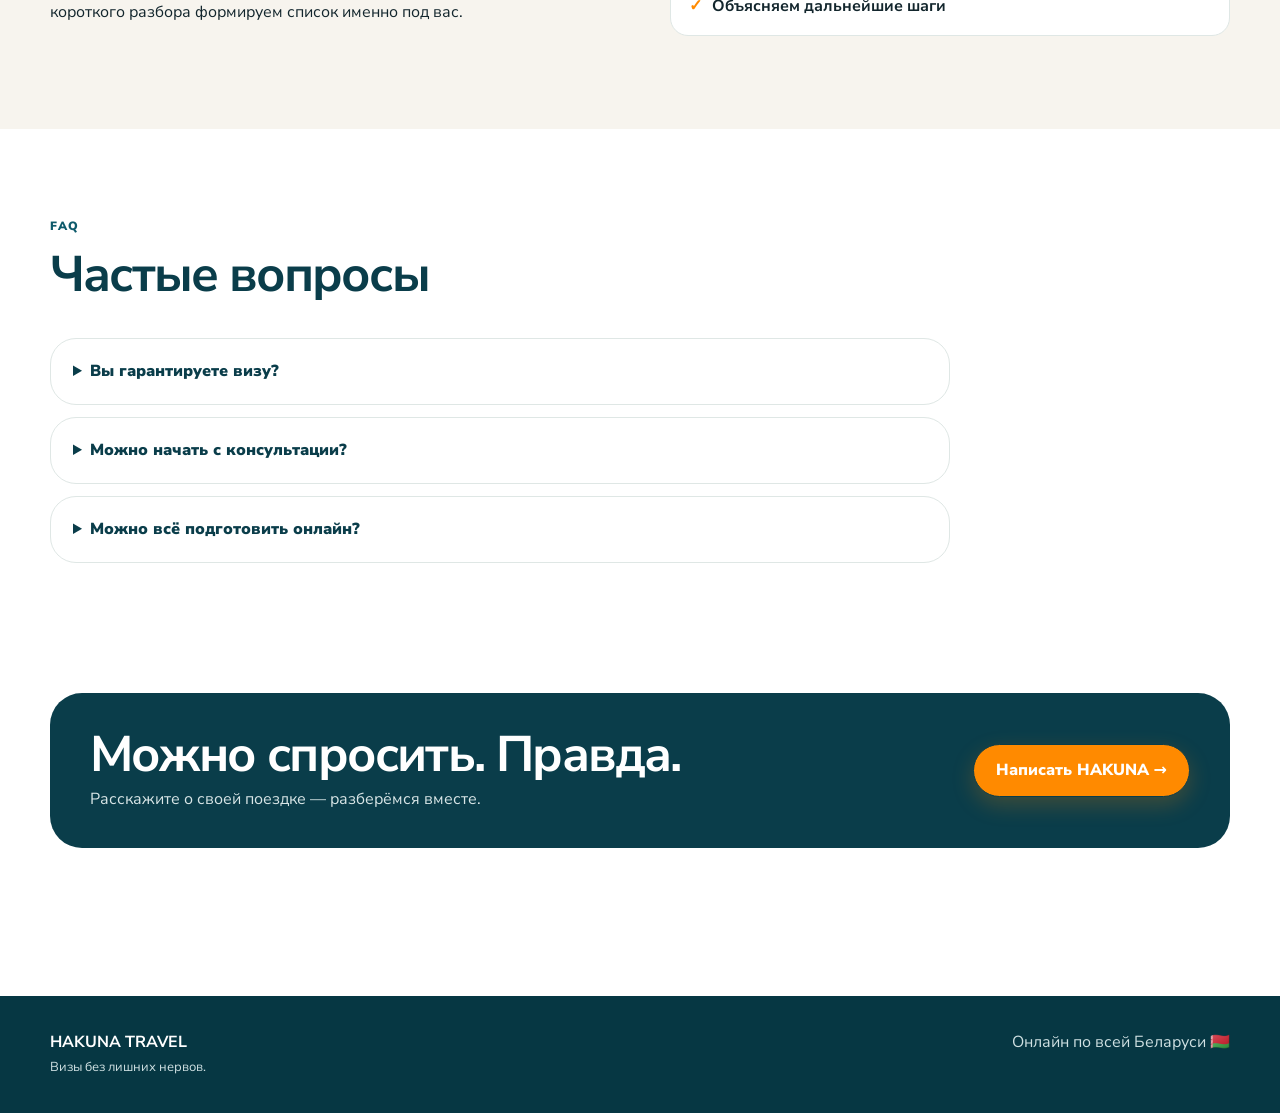
<file: canada.html>
<!doctype html><html lang="ru"><head><meta charset="utf-8"><meta name="viewport" content="width=device-width,initial-scale=1"><title>Виза в Канаду — HAKUNA TRAVEL</title><meta name="description" content="Виза в Канаду. HAKUNA TRAVEL — помощь с подготовкой и сопровождением."><link rel="stylesheet" href="assets/css/style.css"></head><body>
<header class="site-header"><div class="container nav"><a class="brand" href="index.html" aria-label="HAKUNA TRAVEL">HAKUNA TRAVEL</a><nav><a href="index.html#visas">Визы</a><a href="index.html#process">Как это работает</a><a href="index.html#faq">FAQ</a><a class="nav-cta" href="index.html#contact">Задать вопрос</a></nav><button class="menu-btn">☰</button></div></header>
<main>
<section class="country-hero"><div class="container hero-grid"><div><div class="eyebrow">🇨🇦 ВИЗА В КАНАДУ</div><h1>Виза в Канаду<br><span>без лишних нервов.</span></h1><p class="lead">Поможем разобраться с процессом, документами и вашей конкретной ситуацией — спокойно и по шагам.</p><div class="hero-actions"><a class="btn btn-primary" href="index.html#contact">Разобрать мою ситуацию →</a><a class="btn btn-secondary" href="index.html#visas">Другие визы</a></div><div class="price-note">Сопровождение — <strong>от 350 BYN</strong></div></div>
  </div>
</section>
<section class="section"><div class="container"><div class="section-heading"><div class="eyebrow">ЧТО ВАЖНО ЗНАТЬ</div><h2>Не просто список документов</h2><p>Мы сначала разбираемся в вашей ситуации, а потом предлагаем понятный план действий.</p></div><div class="cards-3"><article class="card"><div class="card-kicker">01</div><h3>Для разных целей поездки требования могут различаться.</h3><p>Для разных целей поездки требования могут различаться.</p></article><article class="card"><div class="card-kicker">02</div><h3>Не используем один универсальный чек-лист для всех клиентов.</h3><p>Не используем один универсальный чек-лист для всех клиентов.</p></article><article class="card"><div class="card-kicker">03</div><h3>Сначала разбираемся в ситуации, затем формируем понятный план подготовки.</h3><p>Сначала разбираемся в ситуации, затем формируем понятный план подготовки.</p></article></div></div></section>
<section class="section section-alt"><div class="container two-col"><div><div class="eyebrow">ДОКУМЕНТЫ</div><h2>А какие документы нужны?</h2><p>Это зависит от вашей цели поездки, занятости, финансовой ситуации, семейных обстоятельств и истории поездок.</p><p><strong>Поэтому мы не публикуем один «правильный список» для всех.</strong> После короткого разбора формируем список именно под вас.</p></div><div class="check-list"><div>Проверяем цель и логику поездки</div><div>Помогаем понять, чем подтвердить ситуацию</div><div>Проверяем подготовленные документы</div><div>Объясняем дальнейшие шаги</div></div></div></section>
<section class="section"><div class="container"><div class="section-heading"><div class="eyebrow">FAQ</div><h2>Частые вопросы</h2></div><div class="faq"><details><summary>Вы гарантируете визу?</summary><p>Нет. Решение принимает уполномоченный орган. Мы честно оцениваем ситуацию и помогаем подготовиться.</p></details><details><summary>Можно начать с консультации?</summary><p>Да. Напишите нам, куда хотите поехать и что вас беспокоит — начнём с этого.</p></details><details><summary>Можно всё подготовить онлайн?</summary><p>Большая часть общения и подготовки проходит онлайн по всей Беларуси. Если понадобится личное присутствие, объясним дальнейшие шаги.</p></details></div></div></section>
<section class="section final-cta"><div class="container"><div class="cta-box"><div><h2>Можно спросить. Правда.</h2><p>Расскажите о своей поездке — разберёмся вместе.</p></div><a class="btn btn-primary" href="index.html#contact">Написать HAKUNA →</a></div></div></section>
</main><footer class="site-footer"><div class="container footer-inner"><div><strong>HAKUNA TRAVEL</strong><br><span>Визы без лишних нервов.</span></div><div>Онлайн по всей Беларуси 🇧🇾</div></div></footer><script src="assets/js/main.js"></script></body></html>
</file>
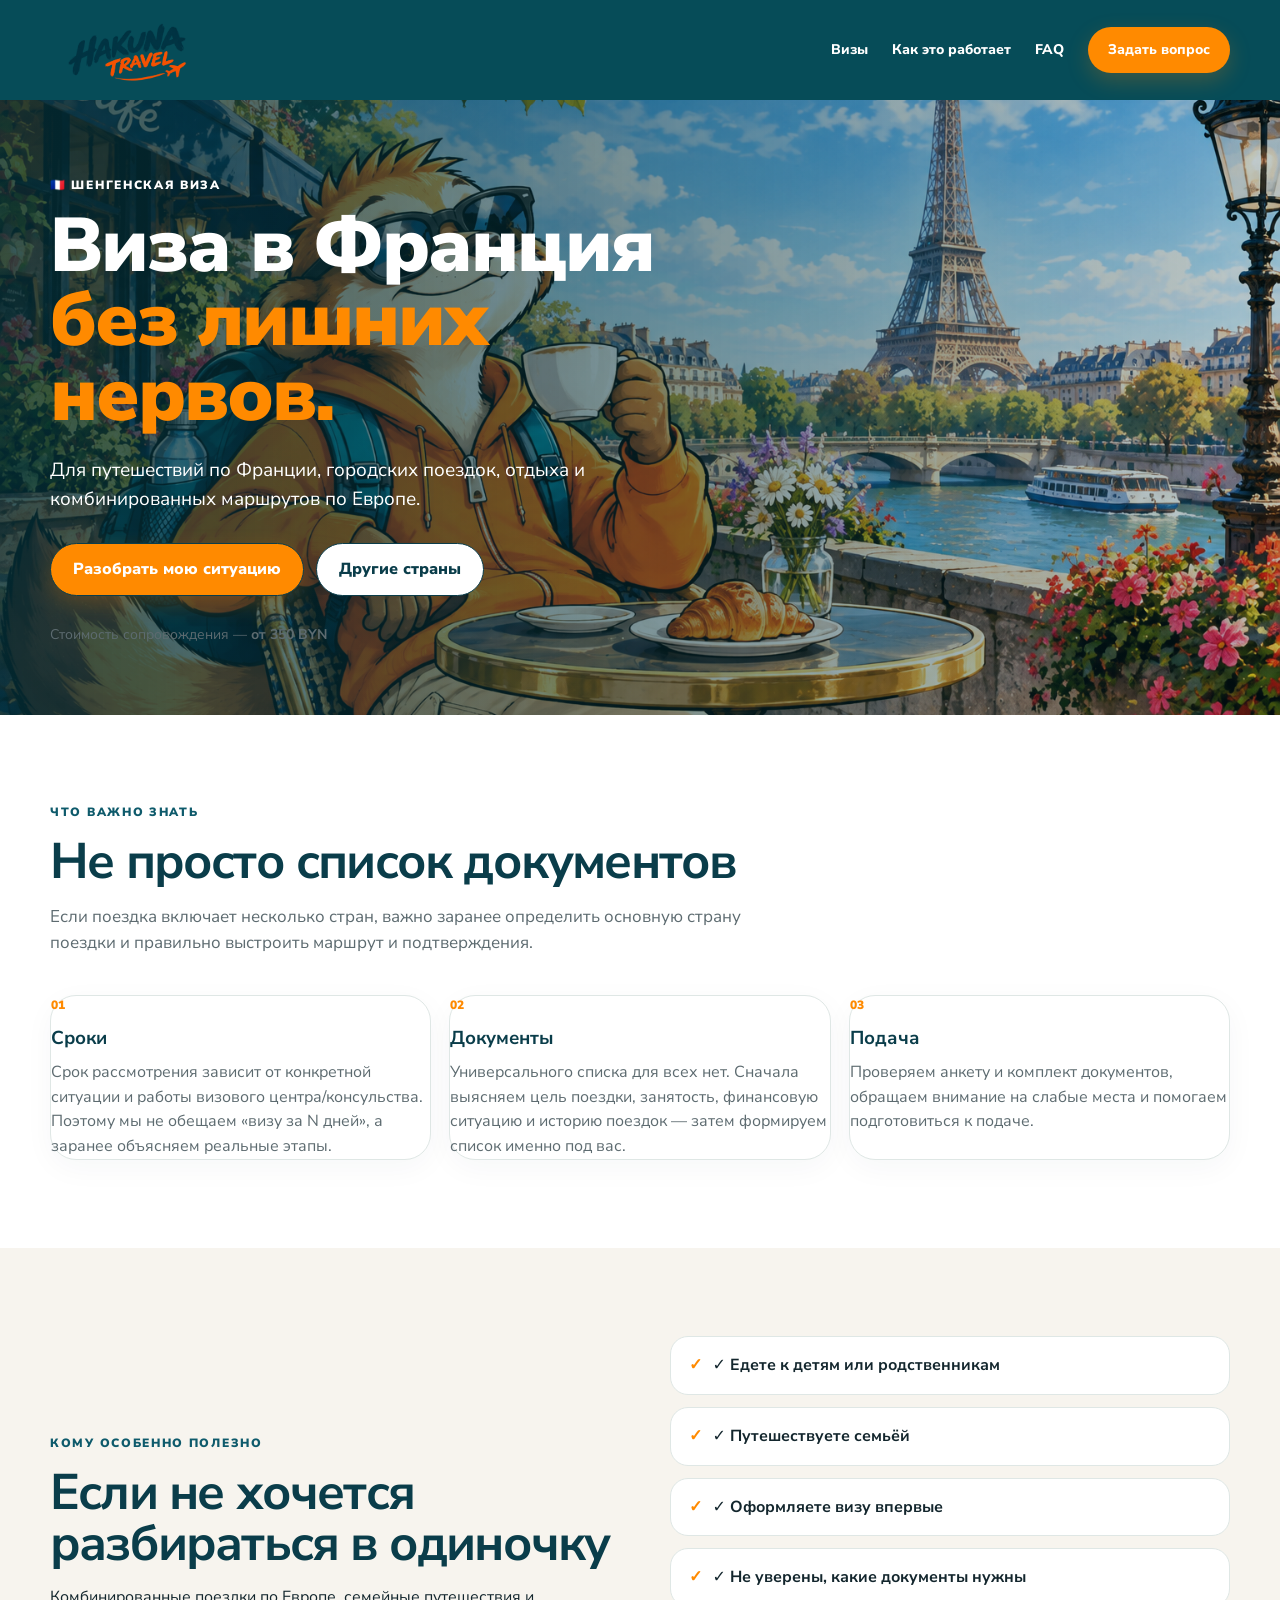
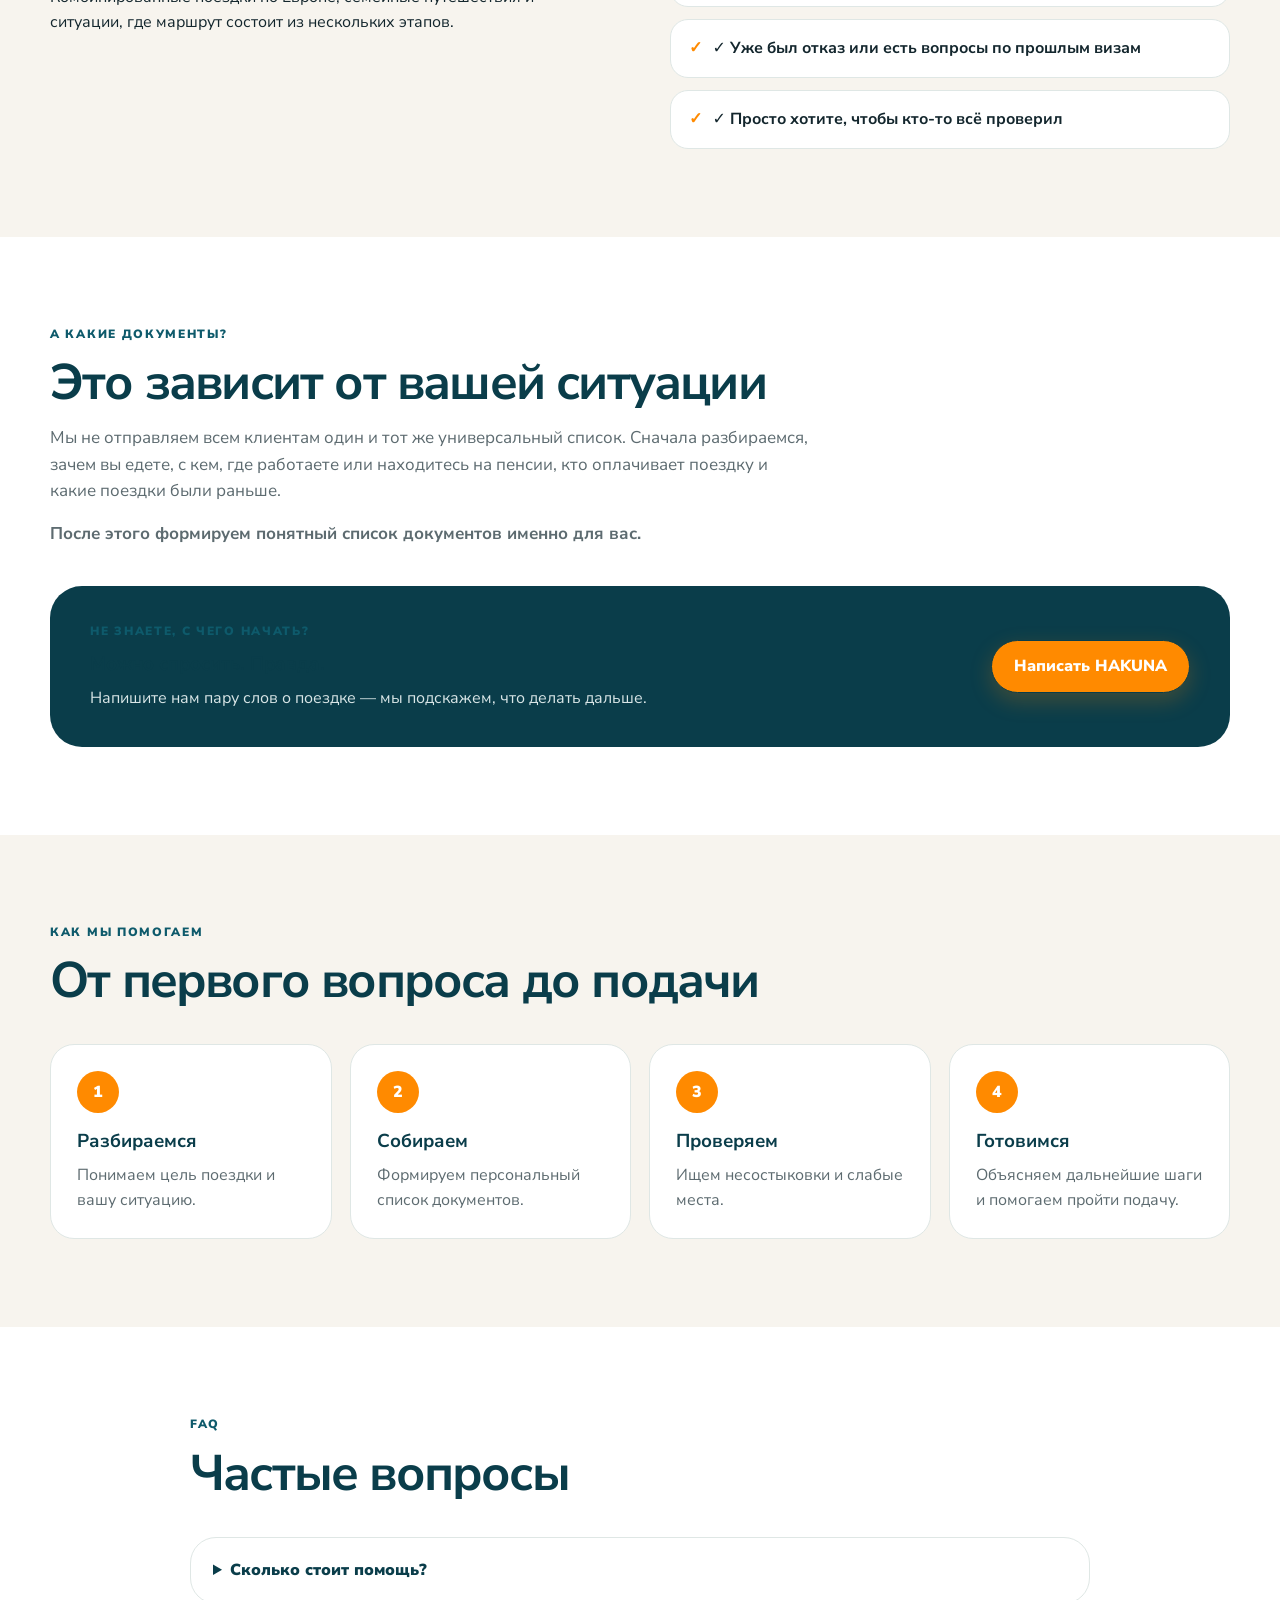
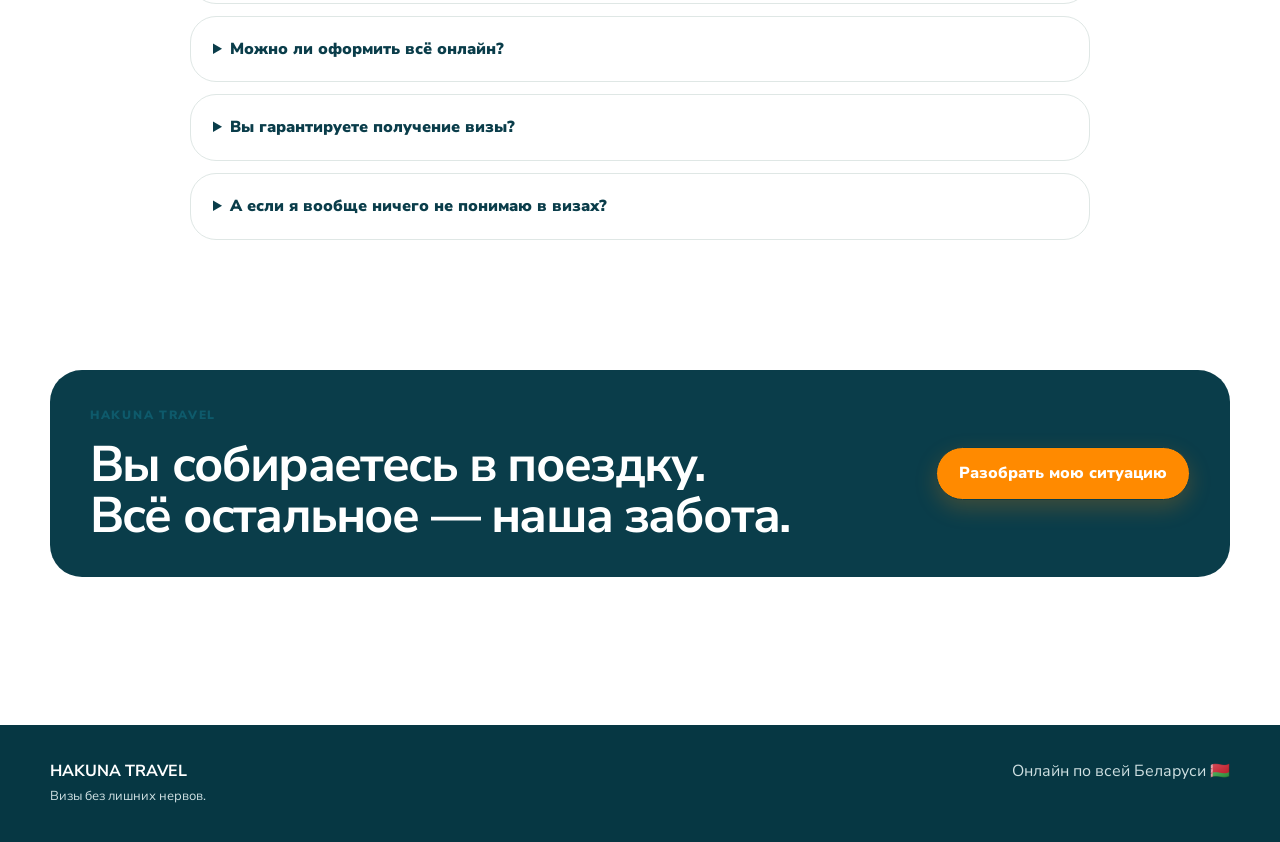
<file: france.html>
<!doctype html>
<html lang="ru">
<head>
<meta charset="utf-8">
<meta name="viewport" content="width=device-width,initial-scale=1">
<title>Виза в Франция — HAKUNA TRAVEL</title>
<meta name="description" content="Помощь с визой в Франция. Разбираем ситуацию, помогаем подготовить документы и пройти процесс без лишних нервов.">
<link rel="stylesheet" href="assets/css/style.css">
</head>
<body>
<header class="site-header"><div class="container nav"><a class="brand" href="index.html" aria-label="HAKUNA TRAVEL">HAKUNA TRAVEL</a><nav><a href="index.html#visas">Визы</a><a href="index.html#process">Как это работает</a><a href="index.html#faq">FAQ</a><a class="nav-cta" href="index.html#contact">Задать вопрос</a></nav><button class="menu-btn">☰</button></div></header>

<main>
<section class="hero country-hero" style="background-image:linear-gradient(90deg,rgba(4,48,57,.80),rgba(4,48,57,.24)),url('assets/img/country-france.png')">
  <div class="container hero-grid">
    <div>
      <div class="eyebrow">🇫🇷 ШЕНГЕНСКАЯ ВИЗА</div>
      <h1>Виза в Франция<br><span>без лишних нервов.</span></h1>
      <p class="lead">Для путешествий по Франции, городских поездок, отдыха и комбинированных маршрутов по Европе.</p>
      <div class="hero-actions">
        <a class="btn btn-primary" href="index.html#contact">Разобрать мою ситуацию</a>
        <a class="btn btn-secondary" href="index.html#visas">Другие страны</a>
      </div>
      <div class="price-note">Стоимость сопровождения — <strong>от 350 BYN</strong></div>
    </div>
  </div>
</section>

<section class="section">
  <div class="container">
    <div class="section-heading">
      <div class="eyebrow">ЧТО ВАЖНО ЗНАТЬ</div>
      <h2>Не просто список документов</h2>
      <p>Если поездка включает несколько стран, важно заранее определить основную страну поездки и правильно выстроить маршрут и подтверждения.</p>
    </div>
    <div class="cards-3">
      <article class="info-card">
        <div class="card-kicker">01</div>
        <h3>Сроки</h3>
        <p>Срок рассмотрения зависит от конкретной ситуации и работы визового центра/консульства. Поэтому мы не обещаем «визу за N дней», а заранее объясняем реальные этапы.</p>
      </article>
      <article class="info-card">
        <div class="card-kicker">02</div>
        <h3>Документы</h3>
        <p>Универсального списка для всех нет. Сначала выясняем цель поездки, занятость, финансовую ситуацию и историю поездок — затем формируем список именно под вас.</p>
      </article>
      <article class="info-card">
        <div class="card-kicker">03</div>
        <h3>Подача</h3>
        <p>Проверяем анкету и комплект документов, обращаем внимание на слабые места и помогаем подготовиться к подаче.</p>
      </article>
    </div>
  </div>
</section>

<section class="section section-alt">
  <div class="container two-col">
    <div>
      <div class="eyebrow">КОМУ ОСОБЕННО ПОЛЕЗНО</div>
      <h2>Если не хочется разбираться в одиночку</h2>
      <p>Комбинированные поездки по Европе, семейные путешествия и ситуации, где маршрут состоит из нескольких этапов.</p>
    </div>
    <div class="check-list">
      <div>✓ Едете к детям или родственникам</div>
      <div>✓ Путешествуете семьёй</div>
      <div>✓ Оформляете визу впервые</div>
      <div>✓ Не уверены, какие документы нужны</div>
      <div>✓ Уже был отказ или есть вопросы по прошлым визам</div>
      <div>✓ Просто хотите, чтобы кто-то всё проверил</div>
    </div>
  </div>
</section>

<section class="section">
  <div class="container">
    <div class="section-heading">
      <div class="eyebrow">А КАКИЕ ДОКУМЕНТЫ?</div>
      <h2>Это зависит от вашей ситуации</h2>
      <p>Мы не отправляем всем клиентам один и тот же универсальный список. Сначала разбираемся, зачем вы едете, с кем, где работаете или находитесь на пенсии, кто оплачивает поездку и какие поездки были раньше.</p>
      <p><strong>После этого формируем понятный список документов именно для вас.</strong></p>
    </div>
    <div class="cta-box">
      <div>
        <div class="eyebrow">НЕ ЗНАЕТЕ, С ЧЕГО НАЧАТЬ?</div>
        <h3>Можно спросить. Правда.</h3>
        <p>Напишите нам пару слов о поездке — мы подскажем, что делать дальше.</p>
      </div>
      <a class="btn btn-primary" href="index.html#contact">Написать HAKUNA</a>
    </div>
  </div>
</section>

<section class="section section-alt">
  <div class="container">
    <div class="section-heading">
      <div class="eyebrow">КАК МЫ ПОМОГАЕМ</div>
      <h2>От первого вопроса до подачи</h2>
    </div>
    <div class="steps">
      <div class="step"><span>1</span><h3>Разбираемся</h3><p>Понимаем цель поездки и вашу ситуацию.</p></div>
      <div class="step"><span>2</span><h3>Собираем</h3><p>Формируем персональный список документов.</p></div>
      <div class="step"><span>3</span><h3>Проверяем</h3><p>Ищем несостыковки и слабые места.</p></div>
      <div class="step"><span>4</span><h3>Готовимся</h3><p>Объясняем дальнейшие шаги и помогаем пройти подачу.</p></div>
    </div>
  </div>
</section>

<section class="section">
  <div class="container faq">
    <div class="section-heading">
      <div class="eyebrow">FAQ</div>
      <h2>Частые вопросы</h2>
    </div>
    <details><summary>Сколько стоит помощь?</summary><p>Сопровождение по Франция — от 350 BYN. Точная стоимость и состав работы зависят от вашей ситуации.</p></details>
    <details><summary>Можно ли оформить всё онлайн?</summary><p>Да. Первичное общение и подготовка могут проходить онлайн по всей Беларуси. Если для подачи потребуется личное присутствие, мы заранее объясним, где и что нужно сделать.</p></details>
    <details><summary>Вы гарантируете получение визы?</summary><p>Нет — решение принимает консульство. Мы гарантируем другое: внимательно разобраться в вашей ситуации, подготовить документы и честно сказать, где есть риски.</p></details>
    <details><summary>А если я вообще ничего не понимаю в визах?</summary><p>Именно для этого мы и нужны. Можно начать с простого сообщения: куда хотите поехать, зачем и когда примерно.</p></details>
  </div>
</section>

<section class="section final-cta">
  <div class="container">
    <div class="cta-box">
      <div>
        <div class="eyebrow">HAKUNA TRAVEL</div>
        <h2>Вы собираетесь в поездку.<br>Всё остальное — наша забота.</h2>
      </div>
      <a class="btn btn-primary" href="index.html#contact">Разобрать мою ситуацию</a>
    </div>
  </div>
</section>
</main>

<footer class="site-footer">
  <div class="container footer-inner">
    <div><strong>HAKUNA TRAVEL</strong><br><span>Визы без лишних нервов.</span></div>
    <div>Онлайн по всей Беларуси 🇧🇾</div>
  </div>
</footer>
<script src="assets/js/main.js"></script></body>
</html>
</file>
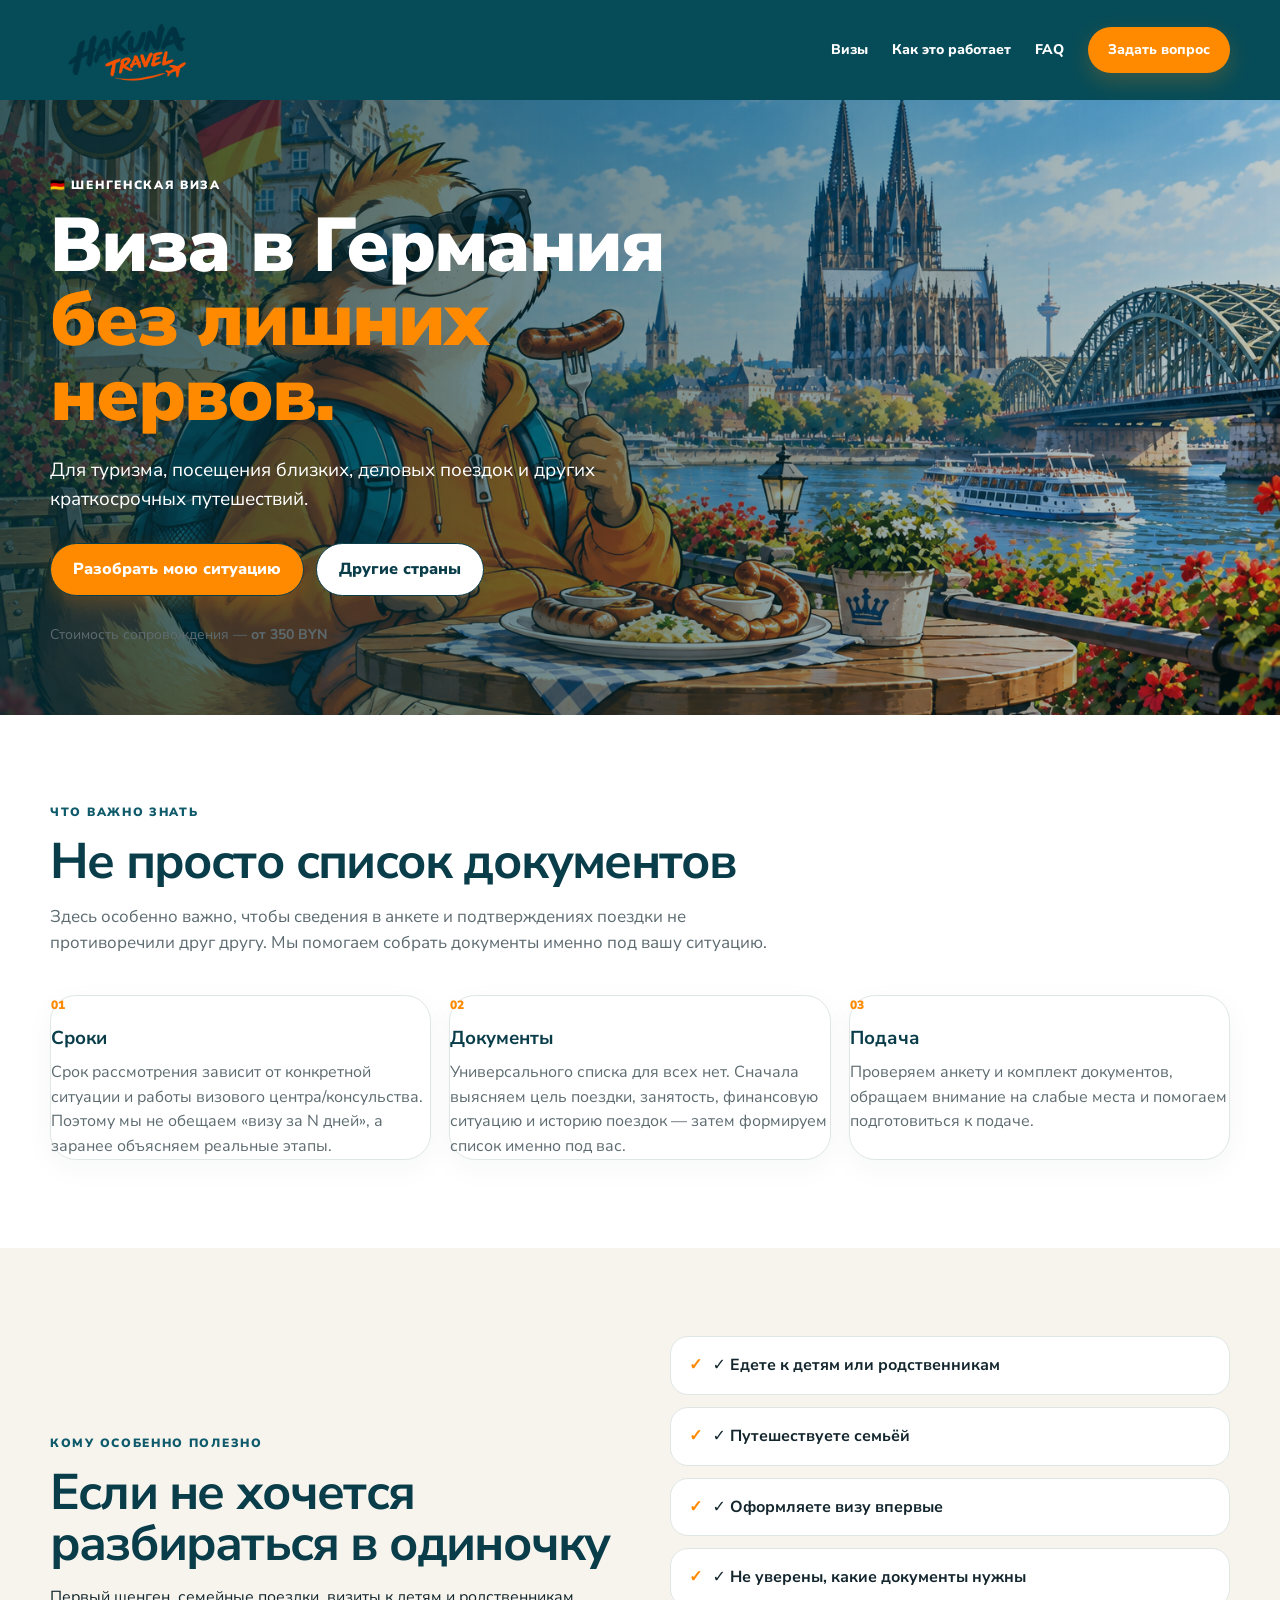
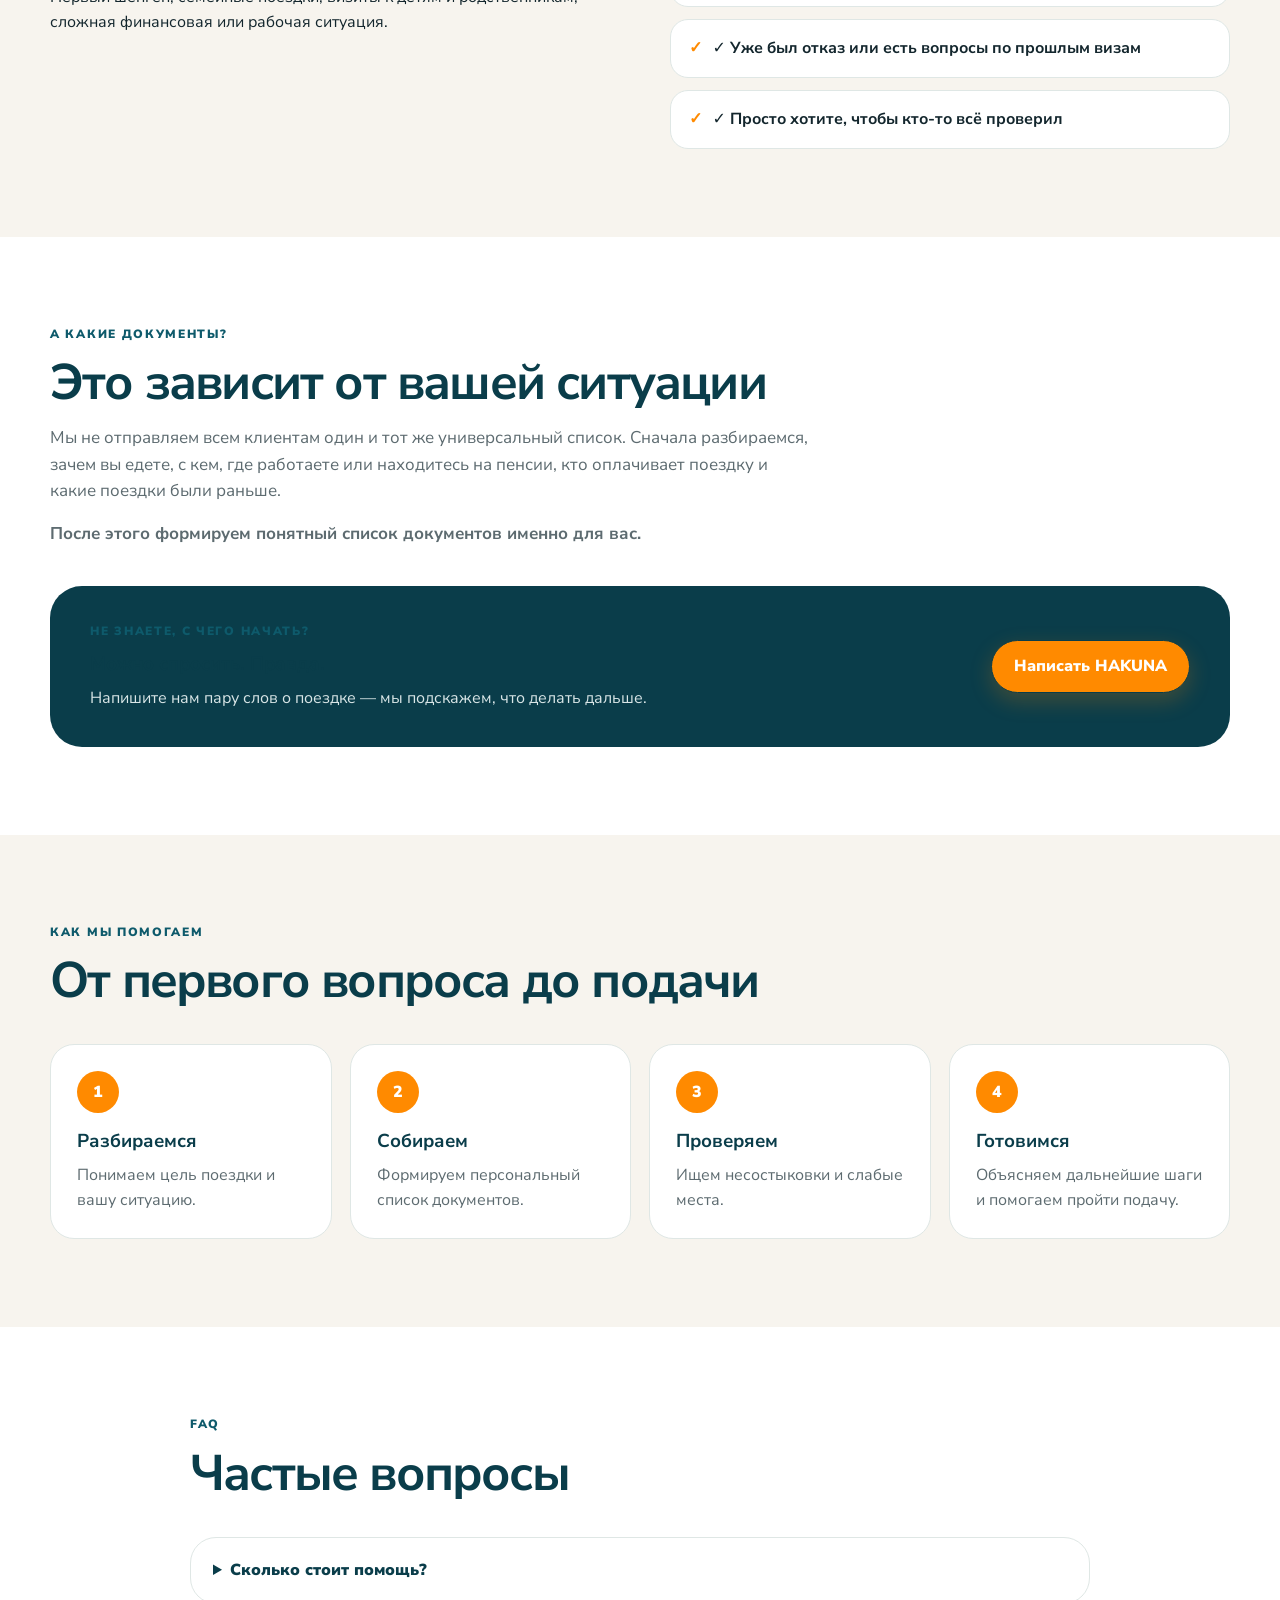
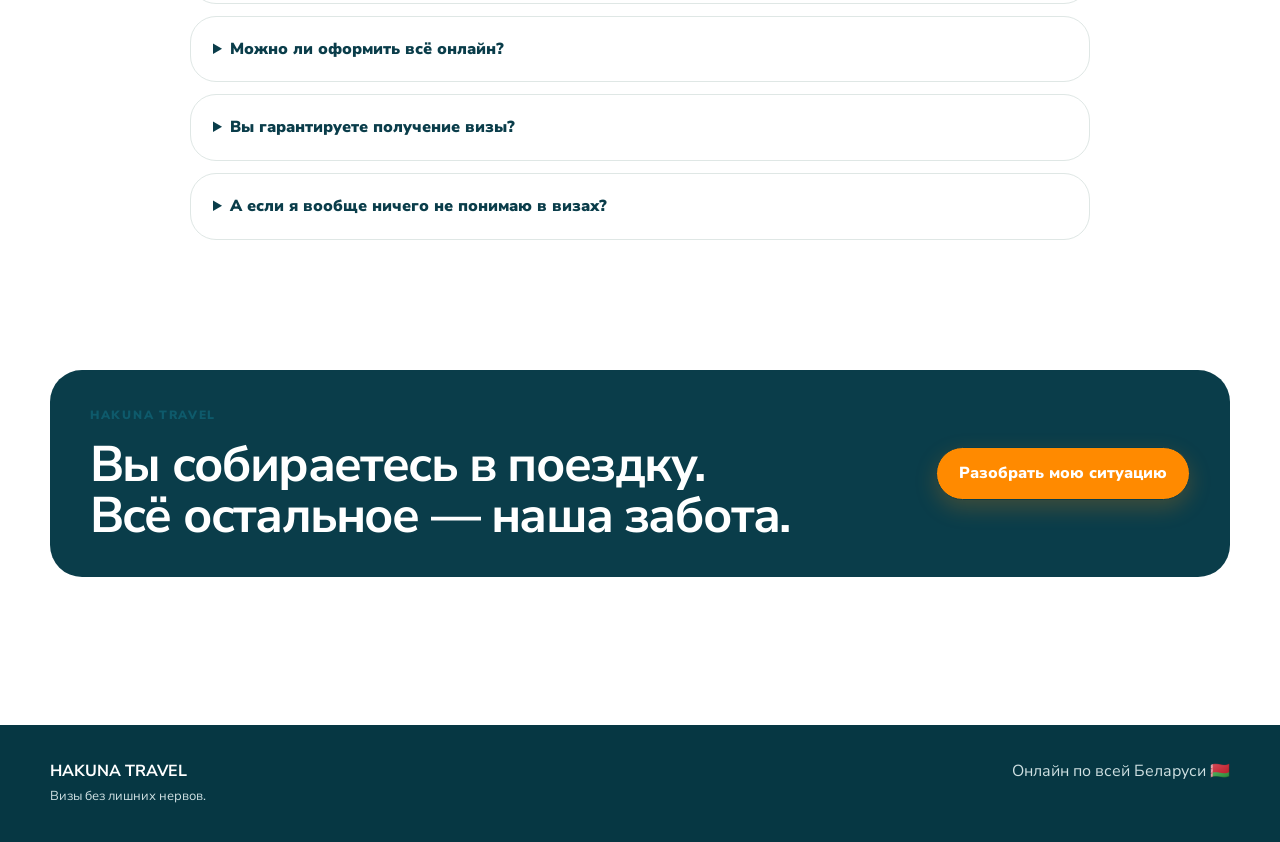
<file: germany.html>
<!doctype html>
<html lang="ru">
<head>
<meta charset="utf-8">
<meta name="viewport" content="width=device-width,initial-scale=1">
<title>Виза в Германия — HAKUNA TRAVEL</title>
<meta name="description" content="Помощь с визой в Германия. Разбираем ситуацию, помогаем подготовить документы и пройти процесс без лишних нервов.">
<link rel="stylesheet" href="assets/css/style.css">
</head>
<body>
<header class="site-header"><div class="container nav"><a class="brand" href="index.html" aria-label="HAKUNA TRAVEL">HAKUNA TRAVEL</a><nav><a href="index.html#visas">Визы</a><a href="index.html#process">Как это работает</a><a href="index.html#faq">FAQ</a><a class="nav-cta" href="index.html#contact">Задать вопрос</a></nav><button class="menu-btn">☰</button></div></header>

<main>
<section class="hero country-hero" style="background-image:linear-gradient(90deg,rgba(4,48,57,.80),rgba(4,48,57,.24)),url('assets/img/country-germany.png')">
  <div class="container hero-grid">
    <div>
      <div class="eyebrow">🇩🇪 ШЕНГЕНСКАЯ ВИЗА</div>
      <h1>Виза в Германия<br><span>без лишних нервов.</span></h1>
      <p class="lead">Для туризма, посещения близких, деловых поездок и других краткосрочных путешествий.</p>
      <div class="hero-actions">
        <a class="btn btn-primary" href="index.html#contact">Разобрать мою ситуацию</a>
        <a class="btn btn-secondary" href="index.html#visas">Другие страны</a>
      </div>
      <div class="price-note">Стоимость сопровождения — <strong>от 350 BYN</strong></div>
    </div>
  </div>
</section>

<section class="section">
  <div class="container">
    <div class="section-heading">
      <div class="eyebrow">ЧТО ВАЖНО ЗНАТЬ</div>
      <h2>Не просто список документов</h2>
      <p>Здесь особенно важно, чтобы сведения в анкете и подтверждениях поездки не противоречили друг другу. Мы помогаем собрать документы именно под вашу ситуацию.</p>
    </div>
    <div class="cards-3">
      <article class="info-card">
        <div class="card-kicker">01</div>
        <h3>Сроки</h3>
        <p>Срок рассмотрения зависит от конкретной ситуации и работы визового центра/консульства. Поэтому мы не обещаем «визу за N дней», а заранее объясняем реальные этапы.</p>
      </article>
      <article class="info-card">
        <div class="card-kicker">02</div>
        <h3>Документы</h3>
        <p>Универсального списка для всех нет. Сначала выясняем цель поездки, занятость, финансовую ситуацию и историю поездок — затем формируем список именно под вас.</p>
      </article>
      <article class="info-card">
        <div class="card-kicker">03</div>
        <h3>Подача</h3>
        <p>Проверяем анкету и комплект документов, обращаем внимание на слабые места и помогаем подготовиться к подаче.</p>
      </article>
    </div>
  </div>
</section>

<section class="section section-alt">
  <div class="container two-col">
    <div>
      <div class="eyebrow">КОМУ ОСОБЕННО ПОЛЕЗНО</div>
      <h2>Если не хочется разбираться в одиночку</h2>
      <p>Первый шенген, семейные поездки, визиты к детям и родственникам, сложная финансовая или рабочая ситуация.</p>
    </div>
    <div class="check-list">
      <div>✓ Едете к детям или родственникам</div>
      <div>✓ Путешествуете семьёй</div>
      <div>✓ Оформляете визу впервые</div>
      <div>✓ Не уверены, какие документы нужны</div>
      <div>✓ Уже был отказ или есть вопросы по прошлым визам</div>
      <div>✓ Просто хотите, чтобы кто-то всё проверил</div>
    </div>
  </div>
</section>

<section class="section">
  <div class="container">
    <div class="section-heading">
      <div class="eyebrow">А КАКИЕ ДОКУМЕНТЫ?</div>
      <h2>Это зависит от вашей ситуации</h2>
      <p>Мы не отправляем всем клиентам один и тот же универсальный список. Сначала разбираемся, зачем вы едете, с кем, где работаете или находитесь на пенсии, кто оплачивает поездку и какие поездки были раньше.</p>
      <p><strong>После этого формируем понятный список документов именно для вас.</strong></p>
    </div>
    <div class="cta-box">
      <div>
        <div class="eyebrow">НЕ ЗНАЕТЕ, С ЧЕГО НАЧАТЬ?</div>
        <h3>Можно спросить. Правда.</h3>
        <p>Напишите нам пару слов о поездке — мы подскажем, что делать дальше.</p>
      </div>
      <a class="btn btn-primary" href="index.html#contact">Написать HAKUNA</a>
    </div>
  </div>
</section>

<section class="section section-alt">
  <div class="container">
    <div class="section-heading">
      <div class="eyebrow">КАК МЫ ПОМОГАЕМ</div>
      <h2>От первого вопроса до подачи</h2>
    </div>
    <div class="steps">
      <div class="step"><span>1</span><h3>Разбираемся</h3><p>Понимаем цель поездки и вашу ситуацию.</p></div>
      <div class="step"><span>2</span><h3>Собираем</h3><p>Формируем персональный список документов.</p></div>
      <div class="step"><span>3</span><h3>Проверяем</h3><p>Ищем несостыковки и слабые места.</p></div>
      <div class="step"><span>4</span><h3>Готовимся</h3><p>Объясняем дальнейшие шаги и помогаем пройти подачу.</p></div>
    </div>
  </div>
</section>

<section class="section">
  <div class="container faq">
    <div class="section-heading">
      <div class="eyebrow">FAQ</div>
      <h2>Частые вопросы</h2>
    </div>
    <details><summary>Сколько стоит помощь?</summary><p>Сопровождение по Германия — от 350 BYN. Точная стоимость и состав работы зависят от вашей ситуации.</p></details>
    <details><summary>Можно ли оформить всё онлайн?</summary><p>Да. Первичное общение и подготовка могут проходить онлайн по всей Беларуси. Если для подачи потребуется личное присутствие, мы заранее объясним, где и что нужно сделать.</p></details>
    <details><summary>Вы гарантируете получение визы?</summary><p>Нет — решение принимает консульство. Мы гарантируем другое: внимательно разобраться в вашей ситуации, подготовить документы и честно сказать, где есть риски.</p></details>
    <details><summary>А если я вообще ничего не понимаю в визах?</summary><p>Именно для этого мы и нужны. Можно начать с простого сообщения: куда хотите поехать, зачем и когда примерно.</p></details>
  </div>
</section>

<section class="section final-cta">
  <div class="container">
    <div class="cta-box">
      <div>
        <div class="eyebrow">HAKUNA TRAVEL</div>
        <h2>Вы собираетесь в поездку.<br>Всё остальное — наша забота.</h2>
      </div>
      <a class="btn btn-primary" href="index.html#contact">Разобрать мою ситуацию</a>
    </div>
  </div>
</section>
</main>

<footer class="site-footer">
  <div class="container footer-inner">
    <div><strong>HAKUNA TRAVEL</strong><br><span>Визы без лишних нервов.</span></div>
    <div>Онлайн по всей Беларуси 🇧🇾</div>
  </div>
</footer>
<script src="assets/js/main.js"></script></body>
</html>
</file>
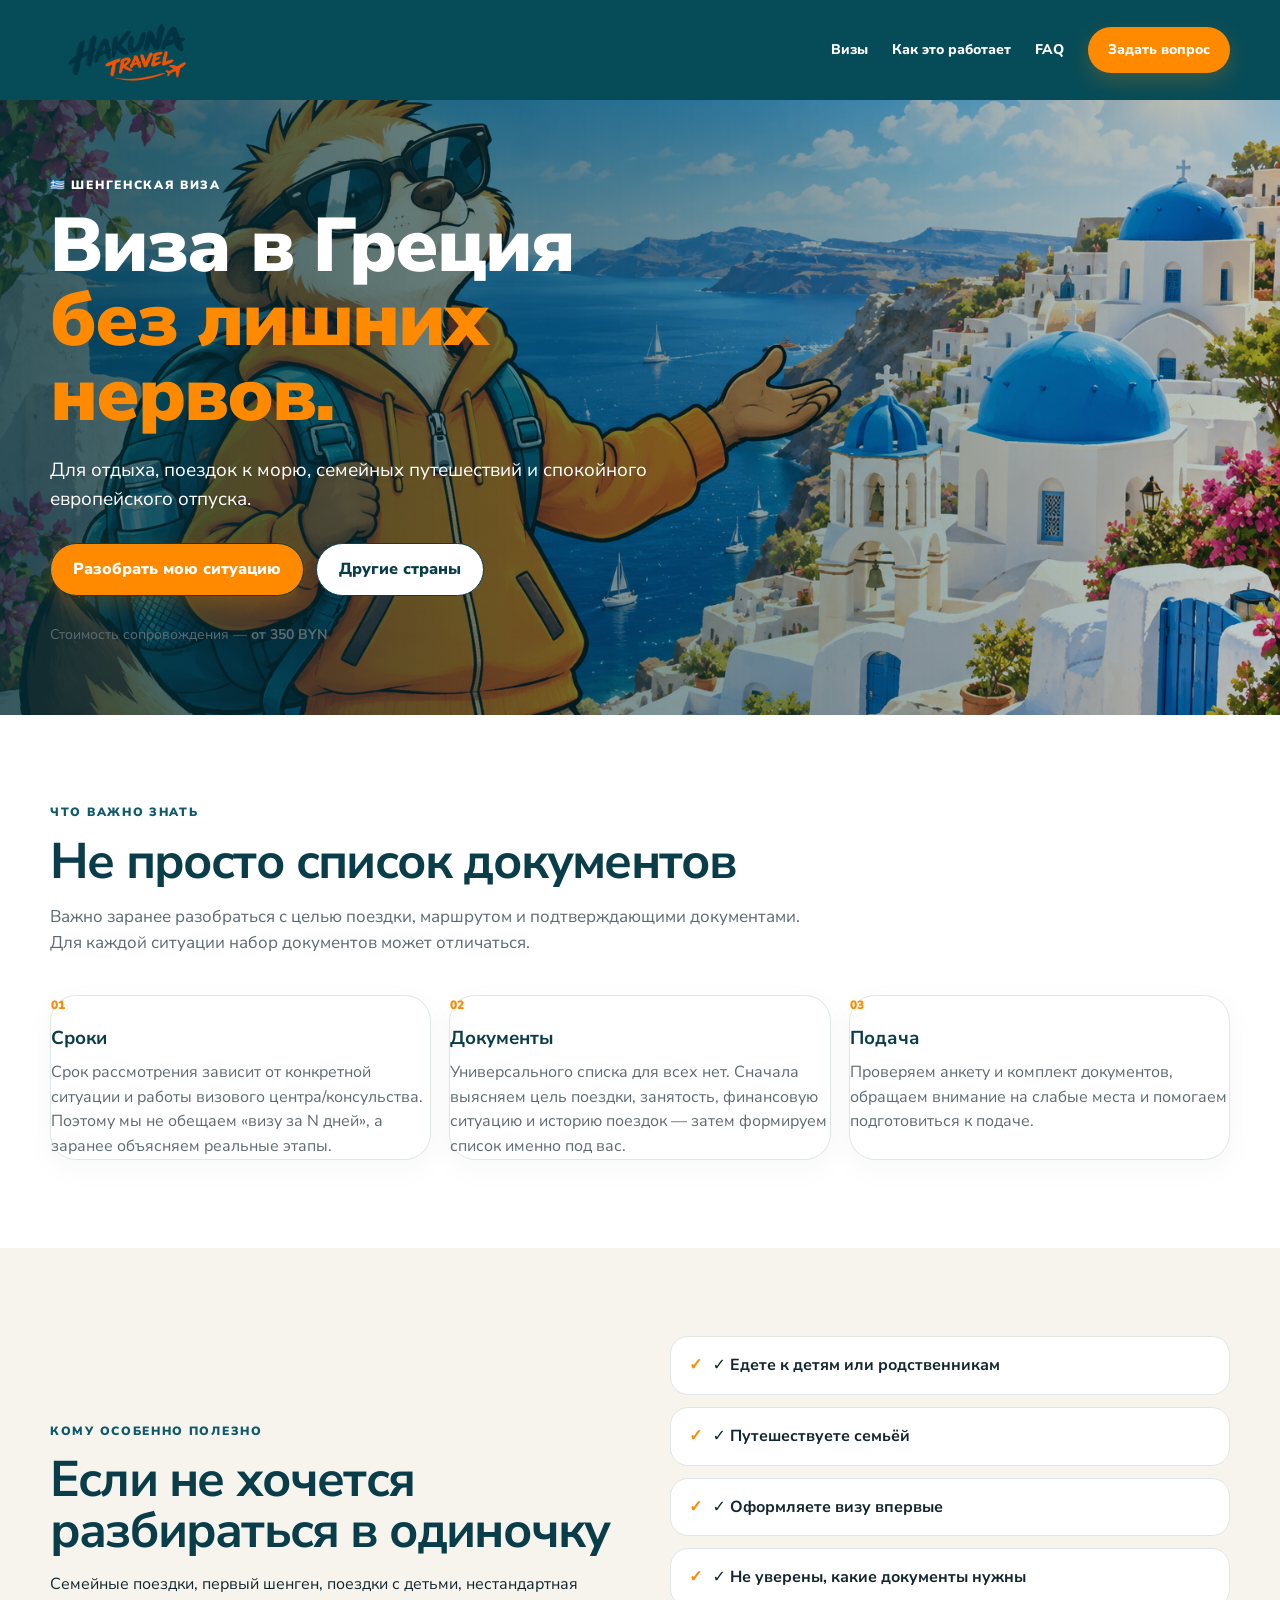
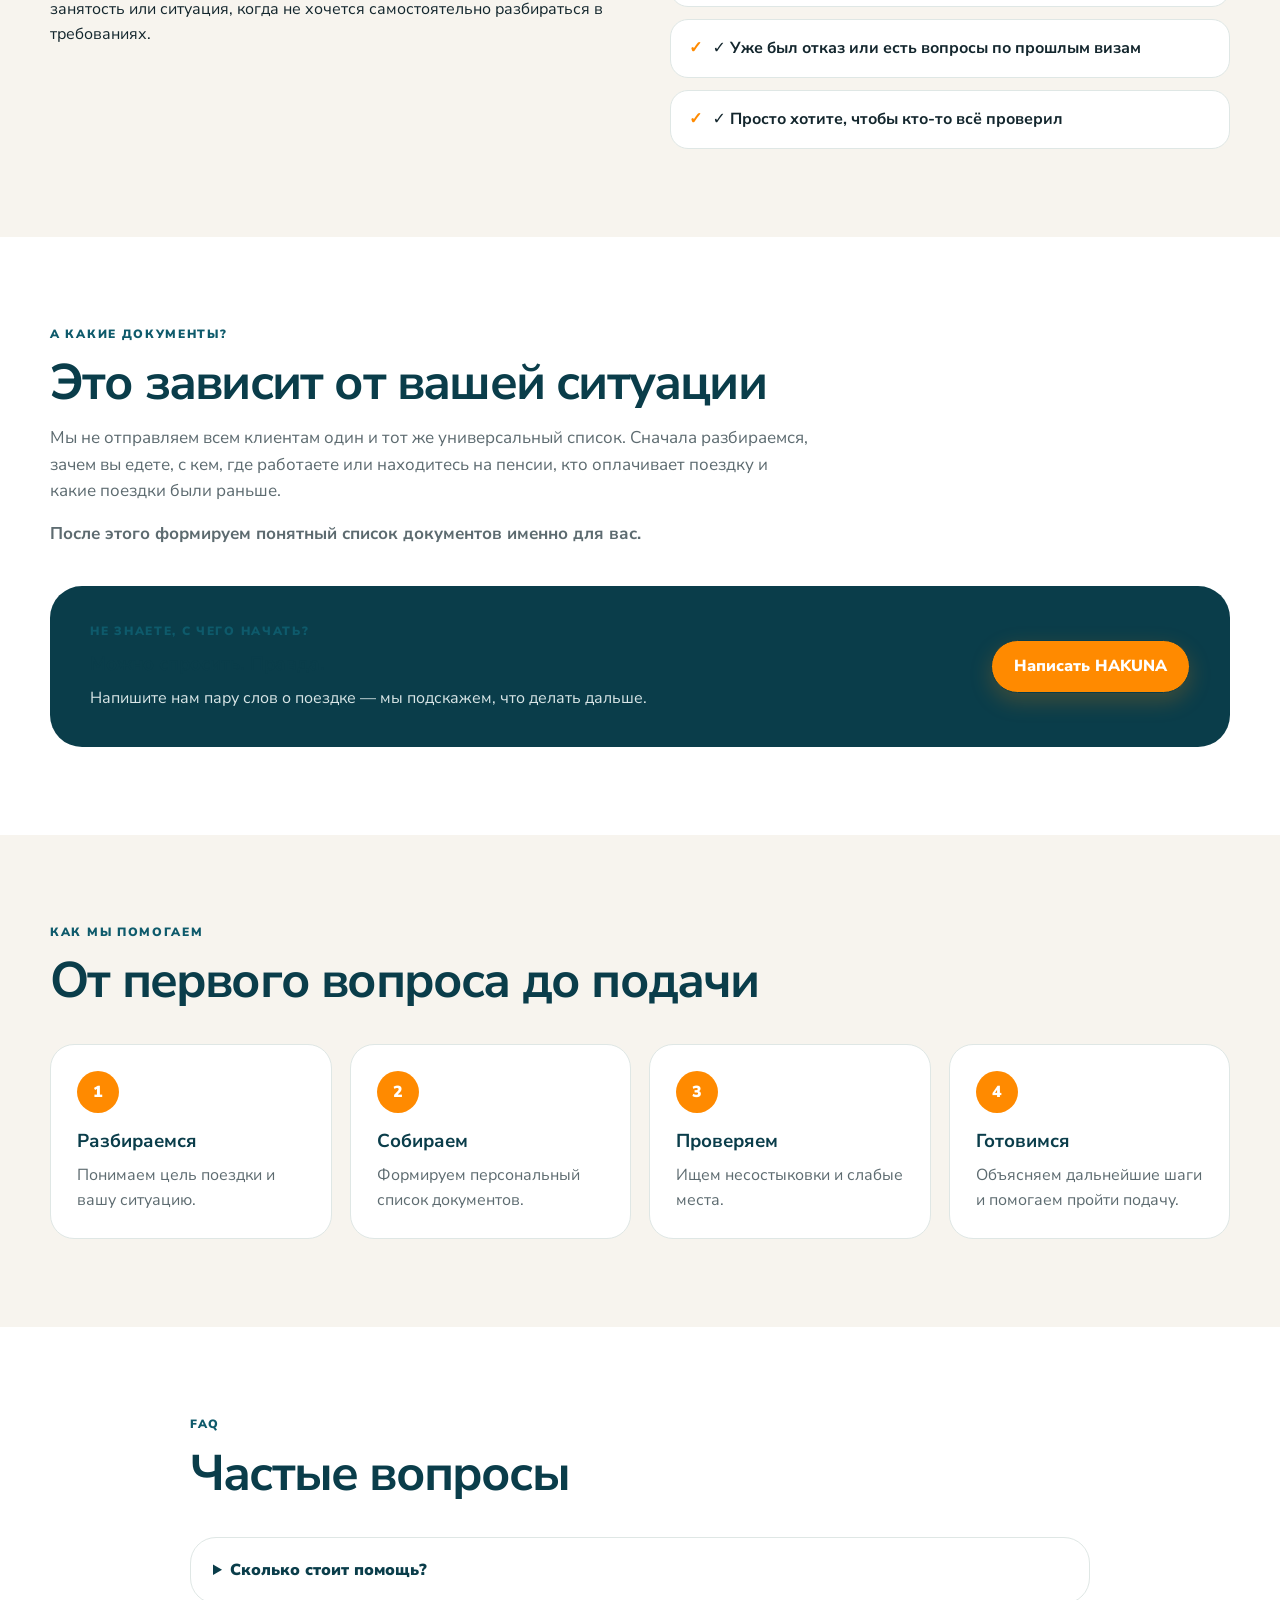
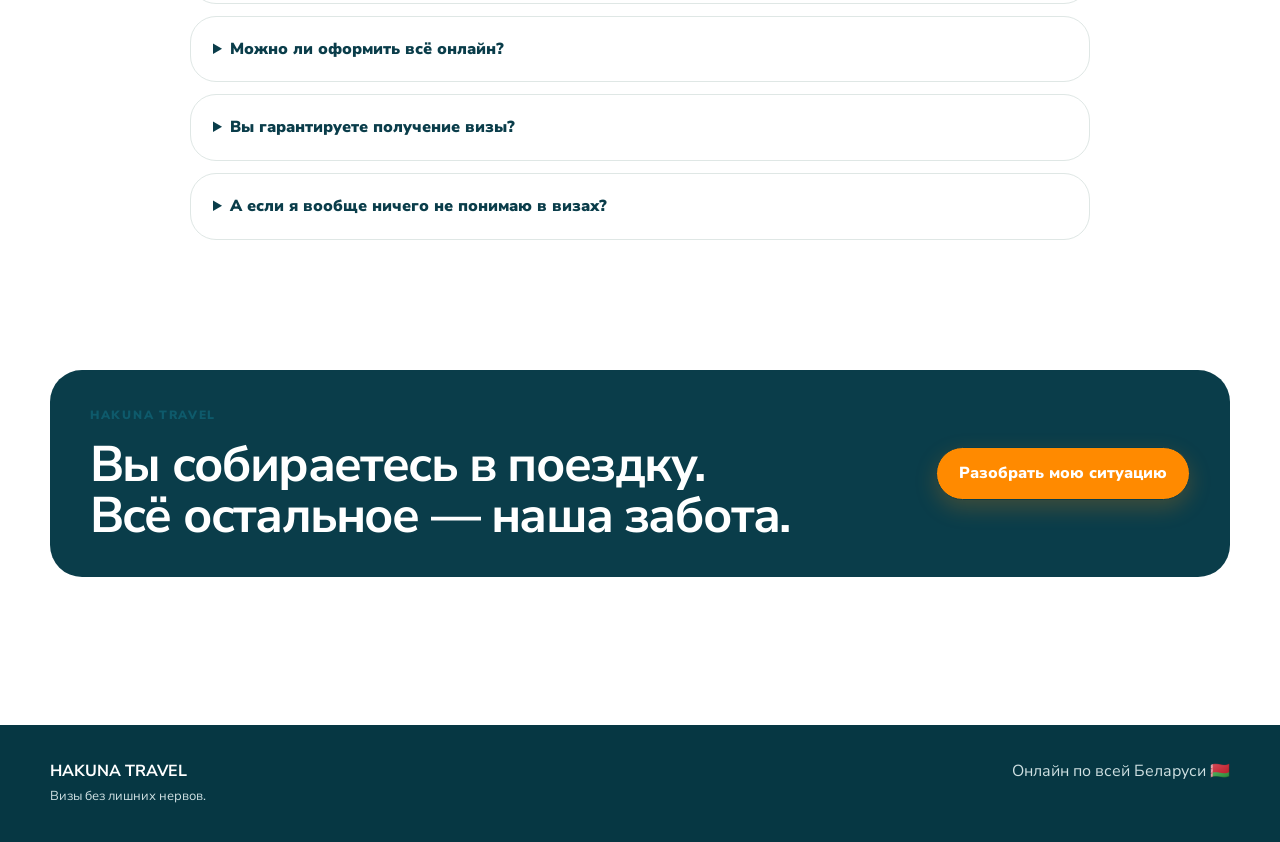
<file: greece.html>
<!doctype html>
<html lang="ru">
<head>
<meta charset="utf-8">
<meta name="viewport" content="width=device-width,initial-scale=1">
<title>Виза в Греция — HAKUNA TRAVEL</title>
<meta name="description" content="Помощь с визой в Греция. Разбираем ситуацию, помогаем подготовить документы и пройти процесс без лишних нервов.">
<link rel="stylesheet" href="assets/css/style.css">
</head>
<body>
<header class="site-header"><div class="container nav"><a class="brand" href="index.html" aria-label="HAKUNA TRAVEL">HAKUNA TRAVEL</a><nav><a href="index.html#visas">Визы</a><a href="index.html#process">Как это работает</a><a href="index.html#faq">FAQ</a><a class="nav-cta" href="index.html#contact">Задать вопрос</a></nav><button class="menu-btn">☰</button></div></header>

<main>
<section class="hero country-hero" style="background-image:linear-gradient(90deg,rgba(4,48,57,.80),rgba(4,48,57,.24)),url('assets/img/country-greece.png')">
  <div class="container hero-grid">
    <div>
      <div class="eyebrow">🇬🇷 ШЕНГЕНСКАЯ ВИЗА</div>
      <h1>Виза в Греция<br><span>без лишних нервов.</span></h1>
      <p class="lead">Для отдыха, поездок к морю, семейных путешествий и спокойного европейского отпуска.</p>
      <div class="hero-actions">
        <a class="btn btn-primary" href="index.html#contact">Разобрать мою ситуацию</a>
        <a class="btn btn-secondary" href="index.html#visas">Другие страны</a>
      </div>
      <div class="price-note">Стоимость сопровождения — <strong>от 350 BYN</strong></div>
    </div>
  </div>
</section>

<section class="section">
  <div class="container">
    <div class="section-heading">
      <div class="eyebrow">ЧТО ВАЖНО ЗНАТЬ</div>
      <h2>Не просто список документов</h2>
      <p>Важно заранее разобраться с целью поездки, маршрутом и подтверждающими документами. Для каждой ситуации набор документов может отличаться.</p>
    </div>
    <div class="cards-3">
      <article class="info-card">
        <div class="card-kicker">01</div>
        <h3>Сроки</h3>
        <p>Срок рассмотрения зависит от конкретной ситуации и работы визового центра/консульства. Поэтому мы не обещаем «визу за N дней», а заранее объясняем реальные этапы.</p>
      </article>
      <article class="info-card">
        <div class="card-kicker">02</div>
        <h3>Документы</h3>
        <p>Универсального списка для всех нет. Сначала выясняем цель поездки, занятость, финансовую ситуацию и историю поездок — затем формируем список именно под вас.</p>
      </article>
      <article class="info-card">
        <div class="card-kicker">03</div>
        <h3>Подача</h3>
        <p>Проверяем анкету и комплект документов, обращаем внимание на слабые места и помогаем подготовиться к подаче.</p>
      </article>
    </div>
  </div>
</section>

<section class="section section-alt">
  <div class="container two-col">
    <div>
      <div class="eyebrow">КОМУ ОСОБЕННО ПОЛЕЗНО</div>
      <h2>Если не хочется разбираться в одиночку</h2>
      <p>Семейные поездки, первый шенген, поездки с детьми, нестандартная занятость или ситуация, когда не хочется самостоятельно разбираться в требованиях.</p>
    </div>
    <div class="check-list">
      <div>✓ Едете к детям или родственникам</div>
      <div>✓ Путешествуете семьёй</div>
      <div>✓ Оформляете визу впервые</div>
      <div>✓ Не уверены, какие документы нужны</div>
      <div>✓ Уже был отказ или есть вопросы по прошлым визам</div>
      <div>✓ Просто хотите, чтобы кто-то всё проверил</div>
    </div>
  </div>
</section>

<section class="section">
  <div class="container">
    <div class="section-heading">
      <div class="eyebrow">А КАКИЕ ДОКУМЕНТЫ?</div>
      <h2>Это зависит от вашей ситуации</h2>
      <p>Мы не отправляем всем клиентам один и тот же универсальный список. Сначала разбираемся, зачем вы едете, с кем, где работаете или находитесь на пенсии, кто оплачивает поездку и какие поездки были раньше.</p>
      <p><strong>После этого формируем понятный список документов именно для вас.</strong></p>
    </div>
    <div class="cta-box">
      <div>
        <div class="eyebrow">НЕ ЗНАЕТЕ, С ЧЕГО НАЧАТЬ?</div>
        <h3>Можно спросить. Правда.</h3>
        <p>Напишите нам пару слов о поездке — мы подскажем, что делать дальше.</p>
      </div>
      <a class="btn btn-primary" href="index.html#contact">Написать HAKUNA</a>
    </div>
  </div>
</section>

<section class="section section-alt">
  <div class="container">
    <div class="section-heading">
      <div class="eyebrow">КАК МЫ ПОМОГАЕМ</div>
      <h2>От первого вопроса до подачи</h2>
    </div>
    <div class="steps">
      <div class="step"><span>1</span><h3>Разбираемся</h3><p>Понимаем цель поездки и вашу ситуацию.</p></div>
      <div class="step"><span>2</span><h3>Собираем</h3><p>Формируем персональный список документов.</p></div>
      <div class="step"><span>3</span><h3>Проверяем</h3><p>Ищем несостыковки и слабые места.</p></div>
      <div class="step"><span>4</span><h3>Готовимся</h3><p>Объясняем дальнейшие шаги и помогаем пройти подачу.</p></div>
    </div>
  </div>
</section>

<section class="section">
  <div class="container faq">
    <div class="section-heading">
      <div class="eyebrow">FAQ</div>
      <h2>Частые вопросы</h2>
    </div>
    <details><summary>Сколько стоит помощь?</summary><p>Сопровождение по Греция — от 350 BYN. Точная стоимость и состав работы зависят от вашей ситуации.</p></details>
    <details><summary>Можно ли оформить всё онлайн?</summary><p>Да. Первичное общение и подготовка могут проходить онлайн по всей Беларуси. Если для подачи потребуется личное присутствие, мы заранее объясним, где и что нужно сделать.</p></details>
    <details><summary>Вы гарантируете получение визы?</summary><p>Нет — решение принимает консульство. Мы гарантируем другое: внимательно разобраться в вашей ситуации, подготовить документы и честно сказать, где есть риски.</p></details>
    <details><summary>А если я вообще ничего не понимаю в визах?</summary><p>Именно для этого мы и нужны. Можно начать с простого сообщения: куда хотите поехать, зачем и когда примерно.</p></details>
  </div>
</section>

<section class="section final-cta">
  <div class="container">
    <div class="cta-box">
      <div>
        <div class="eyebrow">HAKUNA TRAVEL</div>
        <h2>Вы собираетесь в поездку.<br>Всё остальное — наша забота.</h2>
      </div>
      <a class="btn btn-primary" href="index.html#contact">Разобрать мою ситуацию</a>
    </div>
  </div>
</section>
</main>

<footer class="site-footer">
  <div class="container footer-inner">
    <div><strong>HAKUNA TRAVEL</strong><br><span>Визы без лишних нервов.</span></div>
    <div>Онлайн по всей Беларуси 🇧🇾</div>
  </div>
</footer>
<script src="assets/js/main.js"></script></body>
</html>
</file>
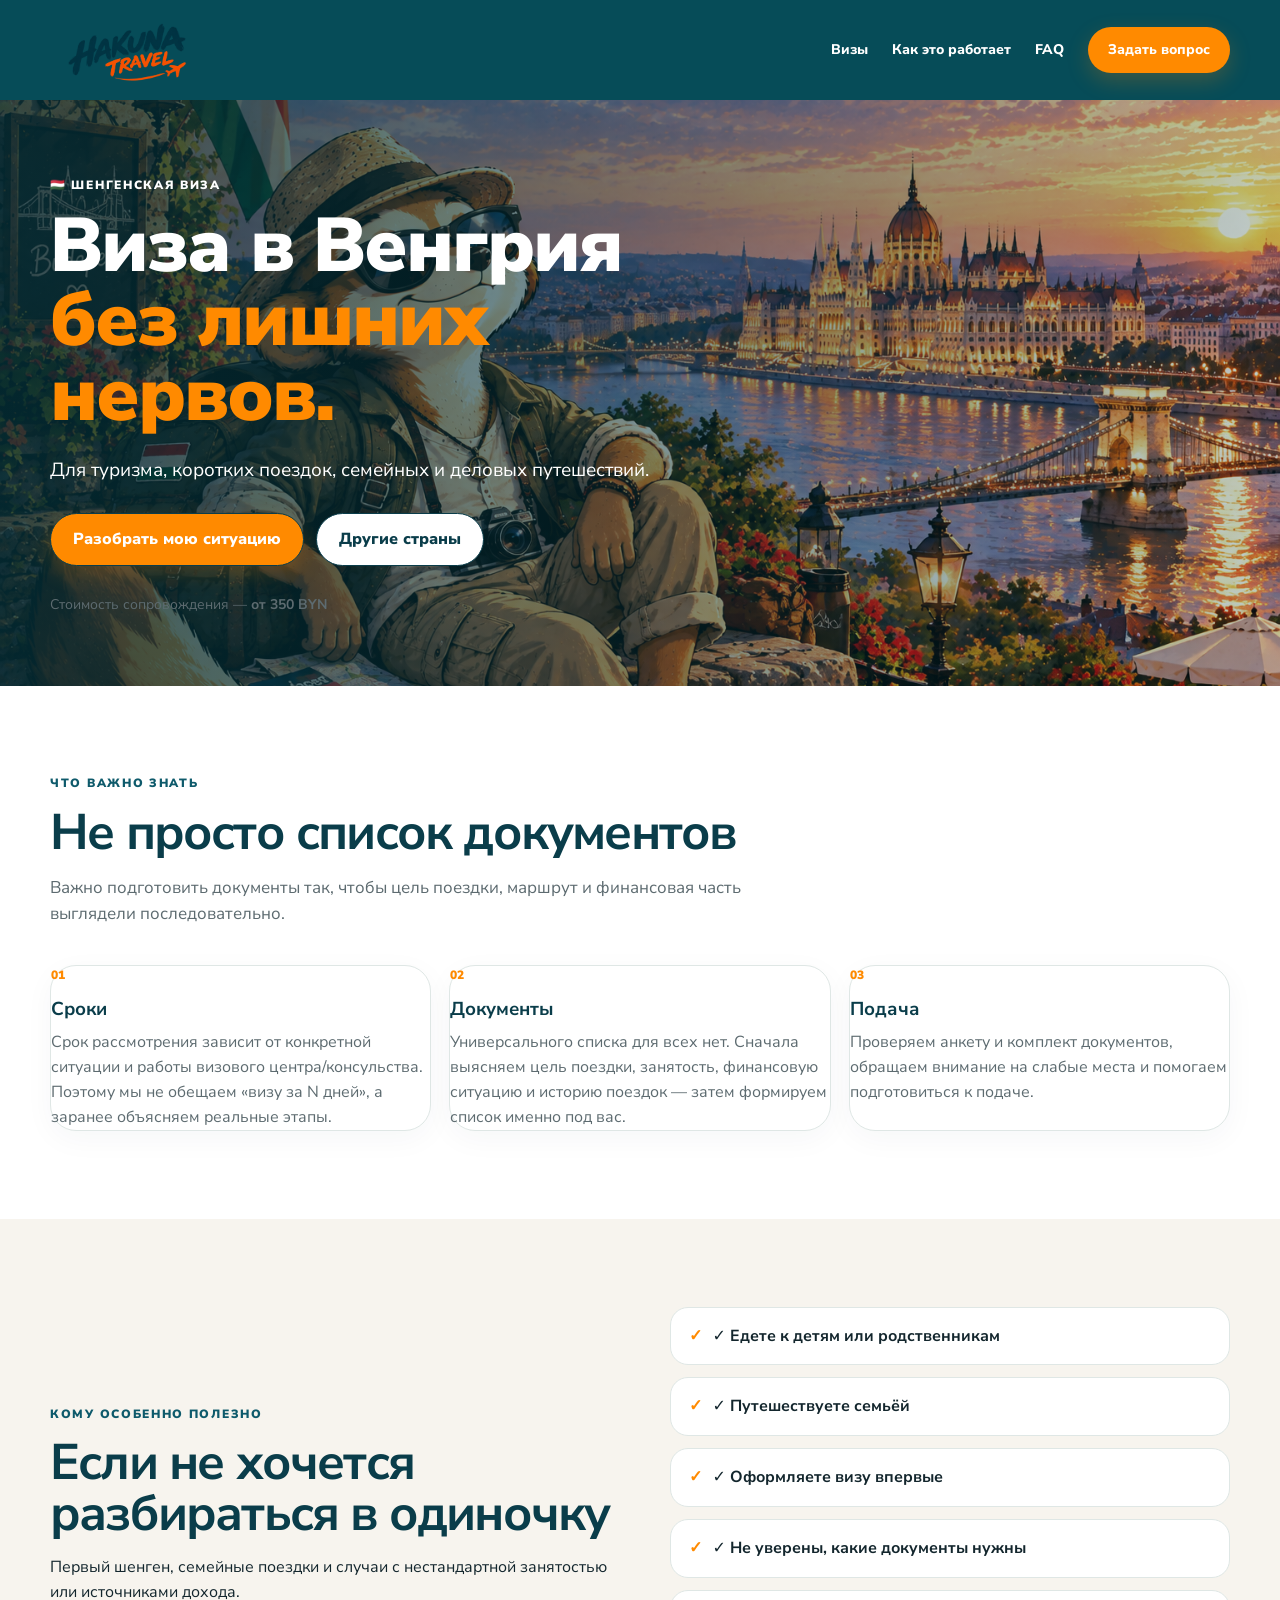
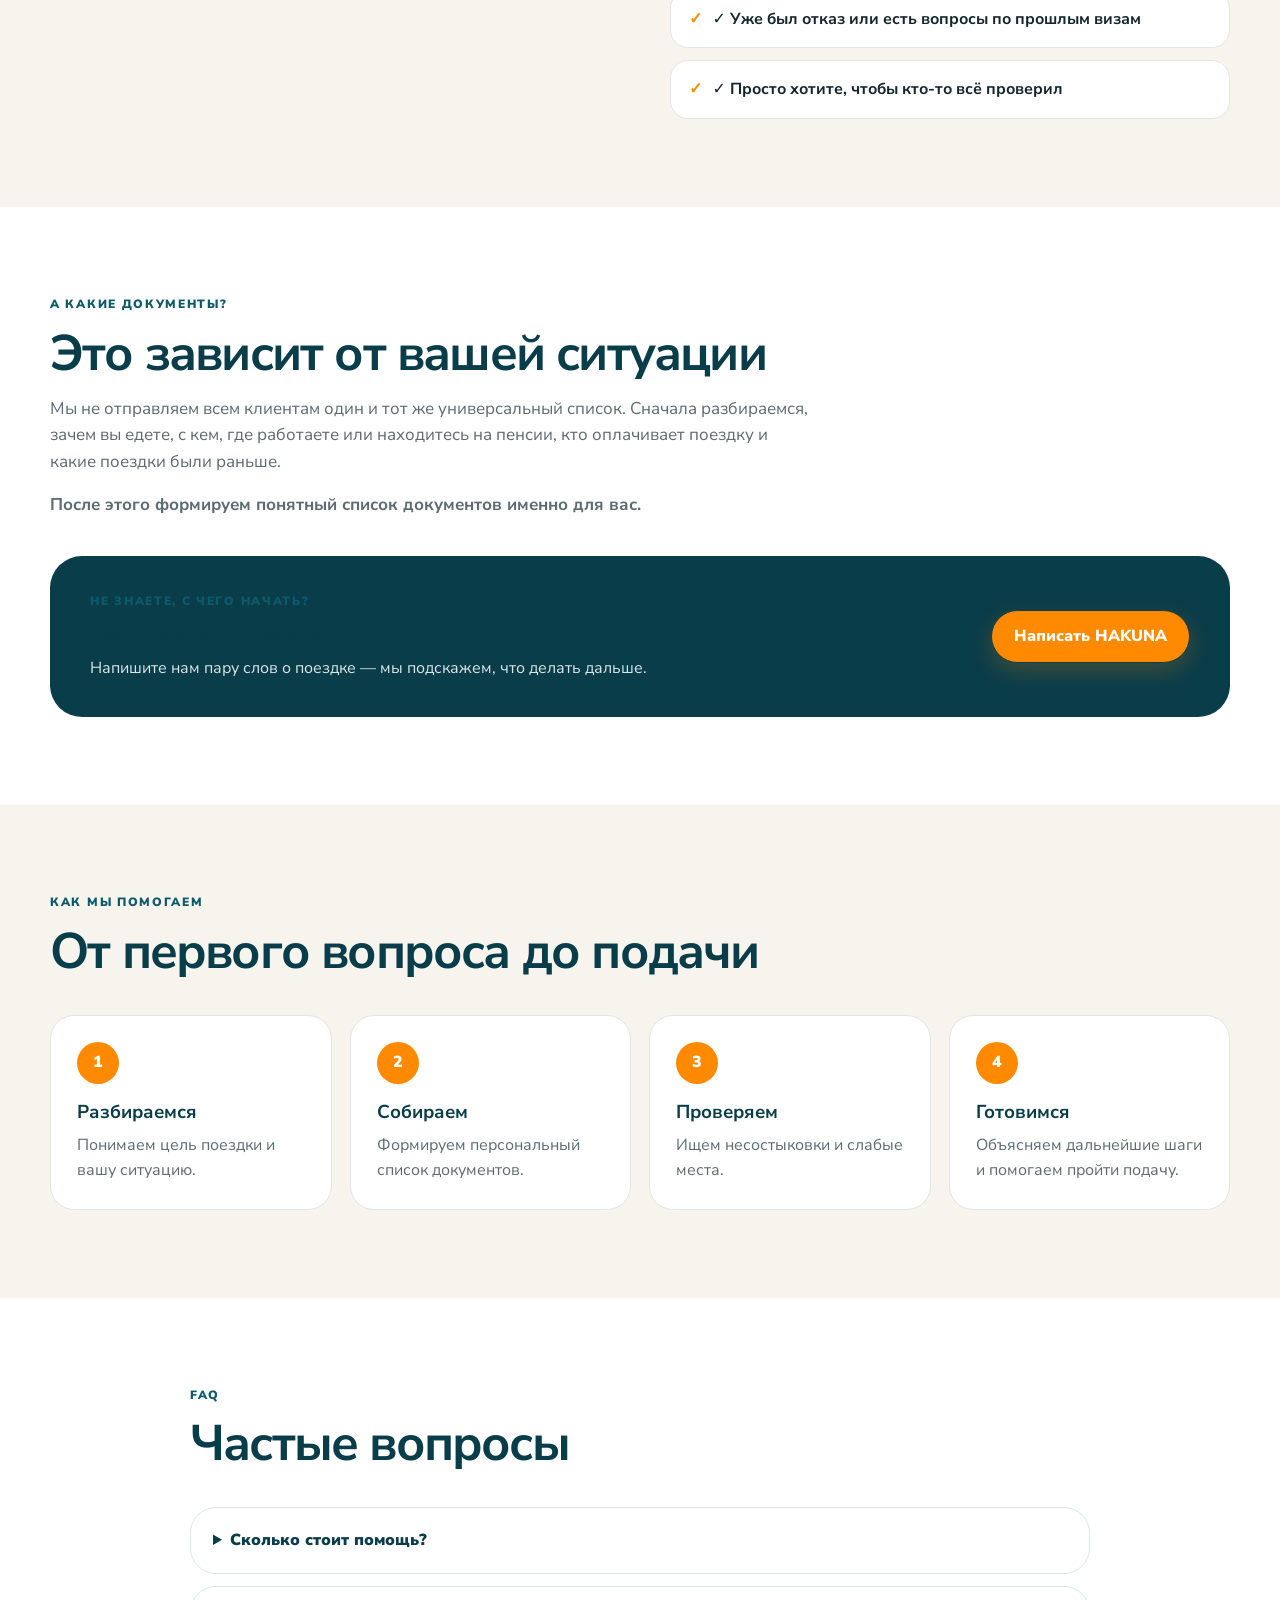
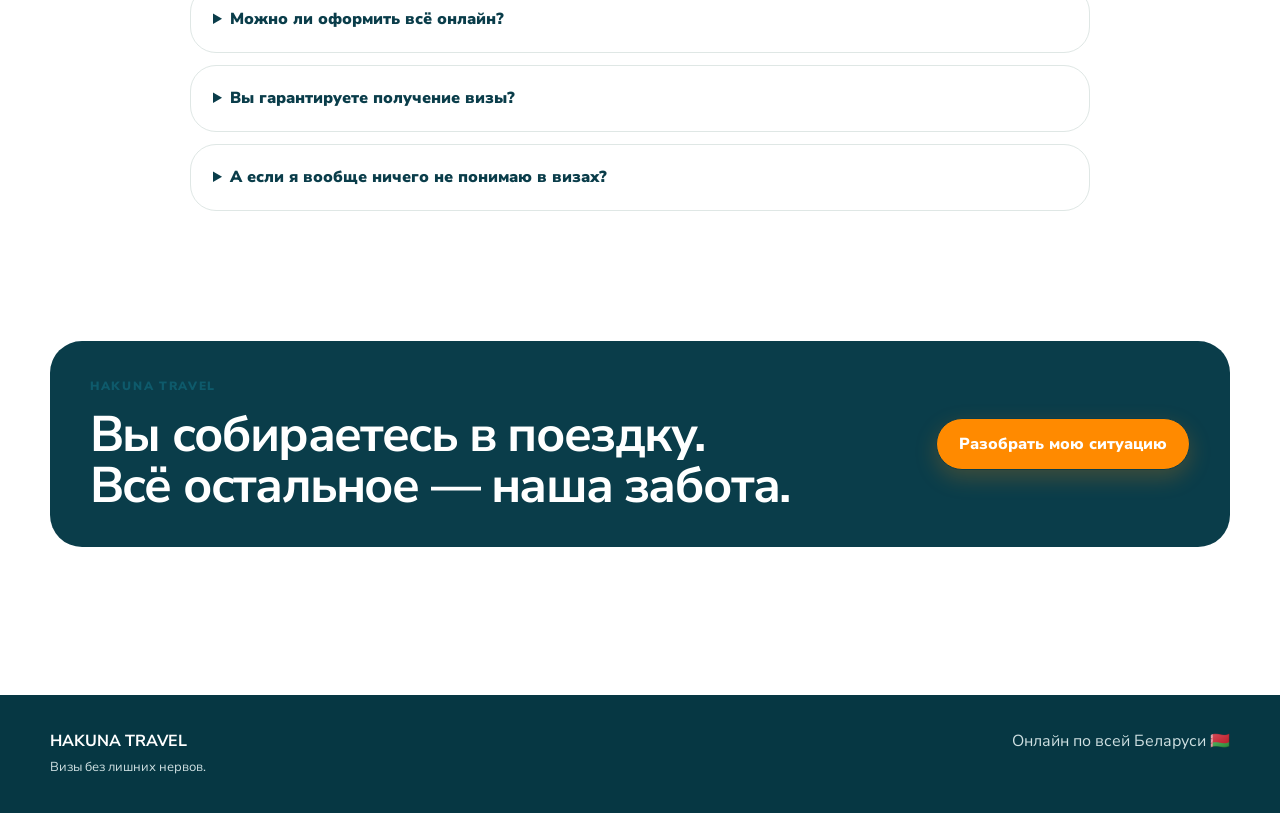
<file: hungary.html>
<!doctype html>
<html lang="ru">
<head>
<meta charset="utf-8">
<meta name="viewport" content="width=device-width,initial-scale=1">
<title>Виза в Венгрия — HAKUNA TRAVEL</title>
<meta name="description" content="Помощь с визой в Венгрия. Разбираем ситуацию, помогаем подготовить документы и пройти процесс без лишних нервов.">
<link rel="stylesheet" href="assets/css/style.css">
</head>
<body>
<header class="site-header"><div class="container nav"><a class="brand" href="index.html" aria-label="HAKUNA TRAVEL">HAKUNA TRAVEL</a><nav><a href="index.html#visas">Визы</a><a href="index.html#process">Как это работает</a><a href="index.html#faq">FAQ</a><a class="nav-cta" href="index.html#contact">Задать вопрос</a></nav><button class="menu-btn">☰</button></div></header>

<main>
<section class="hero country-hero" style="background-image:linear-gradient(90deg,rgba(4,48,57,.80),rgba(4,48,57,.24)),url('assets/img/country-hungary.png')">
  <div class="container hero-grid">
    <div>
      <div class="eyebrow">🇭🇺 ШЕНГЕНСКАЯ ВИЗА</div>
      <h1>Виза в Венгрия<br><span>без лишних нервов.</span></h1>
      <p class="lead">Для туризма, коротких поездок, семейных и деловых путешествий.</p>
      <div class="hero-actions">
        <a class="btn btn-primary" href="index.html#contact">Разобрать мою ситуацию</a>
        <a class="btn btn-secondary" href="index.html#visas">Другие страны</a>
      </div>
      <div class="price-note">Стоимость сопровождения — <strong>от 350 BYN</strong></div>
    </div>
  </div>
</section>

<section class="section">
  <div class="container">
    <div class="section-heading">
      <div class="eyebrow">ЧТО ВАЖНО ЗНАТЬ</div>
      <h2>Не просто список документов</h2>
      <p>Важно подготовить документы так, чтобы цель поездки, маршрут и финансовая часть выглядели последовательно.</p>
    </div>
    <div class="cards-3">
      <article class="info-card">
        <div class="card-kicker">01</div>
        <h3>Сроки</h3>
        <p>Срок рассмотрения зависит от конкретной ситуации и работы визового центра/консульства. Поэтому мы не обещаем «визу за N дней», а заранее объясняем реальные этапы.</p>
      </article>
      <article class="info-card">
        <div class="card-kicker">02</div>
        <h3>Документы</h3>
        <p>Универсального списка для всех нет. Сначала выясняем цель поездки, занятость, финансовую ситуацию и историю поездок — затем формируем список именно под вас.</p>
      </article>
      <article class="info-card">
        <div class="card-kicker">03</div>
        <h3>Подача</h3>
        <p>Проверяем анкету и комплект документов, обращаем внимание на слабые места и помогаем подготовиться к подаче.</p>
      </article>
    </div>
  </div>
</section>

<section class="section section-alt">
  <div class="container two-col">
    <div>
      <div class="eyebrow">КОМУ ОСОБЕННО ПОЛЕЗНО</div>
      <h2>Если не хочется разбираться в одиночку</h2>
      <p>Первый шенген, семейные поездки и случаи с нестандартной занятостью или источниками дохода.</p>
    </div>
    <div class="check-list">
      <div>✓ Едете к детям или родственникам</div>
      <div>✓ Путешествуете семьёй</div>
      <div>✓ Оформляете визу впервые</div>
      <div>✓ Не уверены, какие документы нужны</div>
      <div>✓ Уже был отказ или есть вопросы по прошлым визам</div>
      <div>✓ Просто хотите, чтобы кто-то всё проверил</div>
    </div>
  </div>
</section>

<section class="section">
  <div class="container">
    <div class="section-heading">
      <div class="eyebrow">А КАКИЕ ДОКУМЕНТЫ?</div>
      <h2>Это зависит от вашей ситуации</h2>
      <p>Мы не отправляем всем клиентам один и тот же универсальный список. Сначала разбираемся, зачем вы едете, с кем, где работаете или находитесь на пенсии, кто оплачивает поездку и какие поездки были раньше.</p>
      <p><strong>После этого формируем понятный список документов именно для вас.</strong></p>
    </div>
    <div class="cta-box">
      <div>
        <div class="eyebrow">НЕ ЗНАЕТЕ, С ЧЕГО НАЧАТЬ?</div>
        <h3>Можно спросить. Правда.</h3>
        <p>Напишите нам пару слов о поездке — мы подскажем, что делать дальше.</p>
      </div>
      <a class="btn btn-primary" href="index.html#contact">Написать HAKUNA</a>
    </div>
  </div>
</section>

<section class="section section-alt">
  <div class="container">
    <div class="section-heading">
      <div class="eyebrow">КАК МЫ ПОМОГАЕМ</div>
      <h2>От первого вопроса до подачи</h2>
    </div>
    <div class="steps">
      <div class="step"><span>1</span><h3>Разбираемся</h3><p>Понимаем цель поездки и вашу ситуацию.</p></div>
      <div class="step"><span>2</span><h3>Собираем</h3><p>Формируем персональный список документов.</p></div>
      <div class="step"><span>3</span><h3>Проверяем</h3><p>Ищем несостыковки и слабые места.</p></div>
      <div class="step"><span>4</span><h3>Готовимся</h3><p>Объясняем дальнейшие шаги и помогаем пройти подачу.</p></div>
    </div>
  </div>
</section>

<section class="section">
  <div class="container faq">
    <div class="section-heading">
      <div class="eyebrow">FAQ</div>
      <h2>Частые вопросы</h2>
    </div>
    <details><summary>Сколько стоит помощь?</summary><p>Сопровождение по Венгрия — от 350 BYN. Точная стоимость и состав работы зависят от вашей ситуации.</p></details>
    <details><summary>Можно ли оформить всё онлайн?</summary><p>Да. Первичное общение и подготовка могут проходить онлайн по всей Беларуси. Если для подачи потребуется личное присутствие, мы заранее объясним, где и что нужно сделать.</p></details>
    <details><summary>Вы гарантируете получение визы?</summary><p>Нет — решение принимает консульство. Мы гарантируем другое: внимательно разобраться в вашей ситуации, подготовить документы и честно сказать, где есть риски.</p></details>
    <details><summary>А если я вообще ничего не понимаю в визах?</summary><p>Именно для этого мы и нужны. Можно начать с простого сообщения: куда хотите поехать, зачем и когда примерно.</p></details>
  </div>
</section>

<section class="section final-cta">
  <div class="container">
    <div class="cta-box">
      <div>
        <div class="eyebrow">HAKUNA TRAVEL</div>
        <h2>Вы собираетесь в поездку.<br>Всё остальное — наша забота.</h2>
      </div>
      <a class="btn btn-primary" href="index.html#contact">Разобрать мою ситуацию</a>
    </div>
  </div>
</section>
</main>

<footer class="site-footer">
  <div class="container footer-inner">
    <div><strong>HAKUNA TRAVEL</strong><br><span>Визы без лишних нервов.</span></div>
    <div>Онлайн по всей Беларуси 🇧🇾</div>
  </div>
</footer>
<script src="assets/js/main.js"></script></body>
</html>
</file>
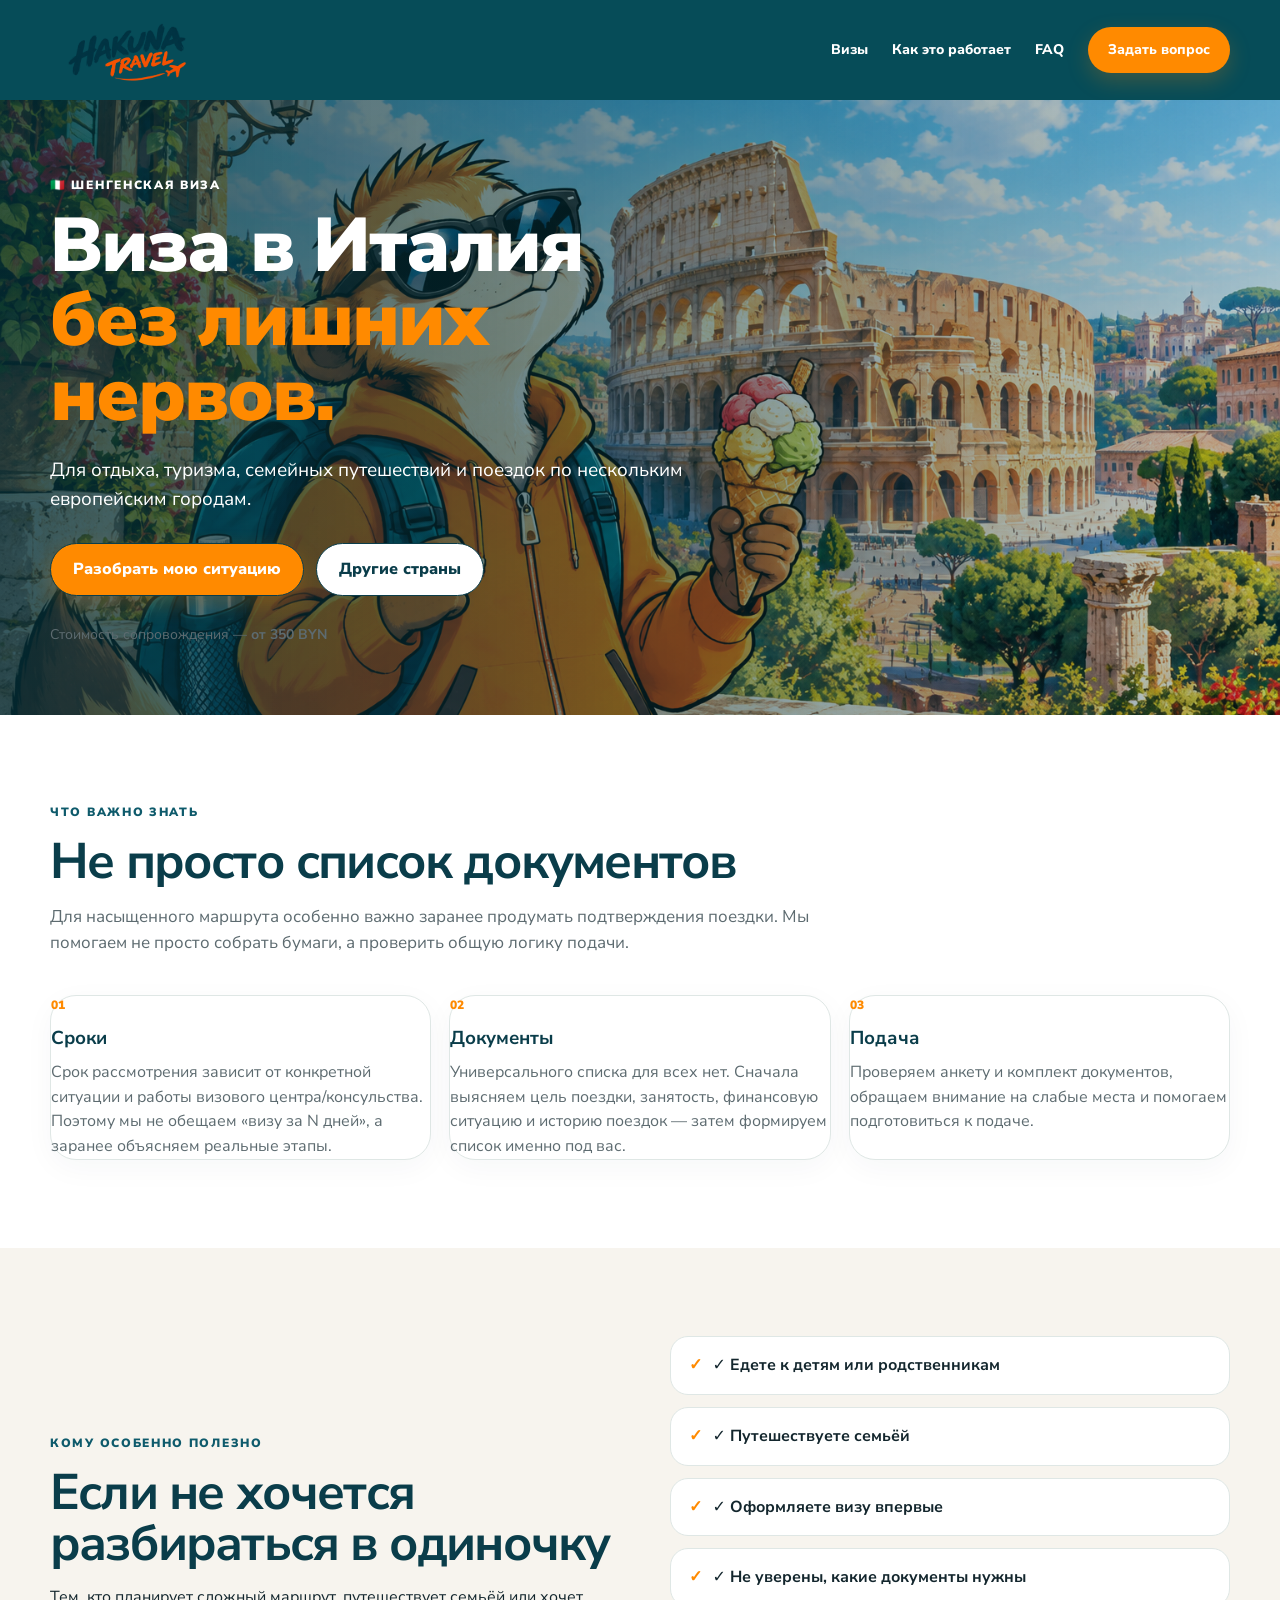
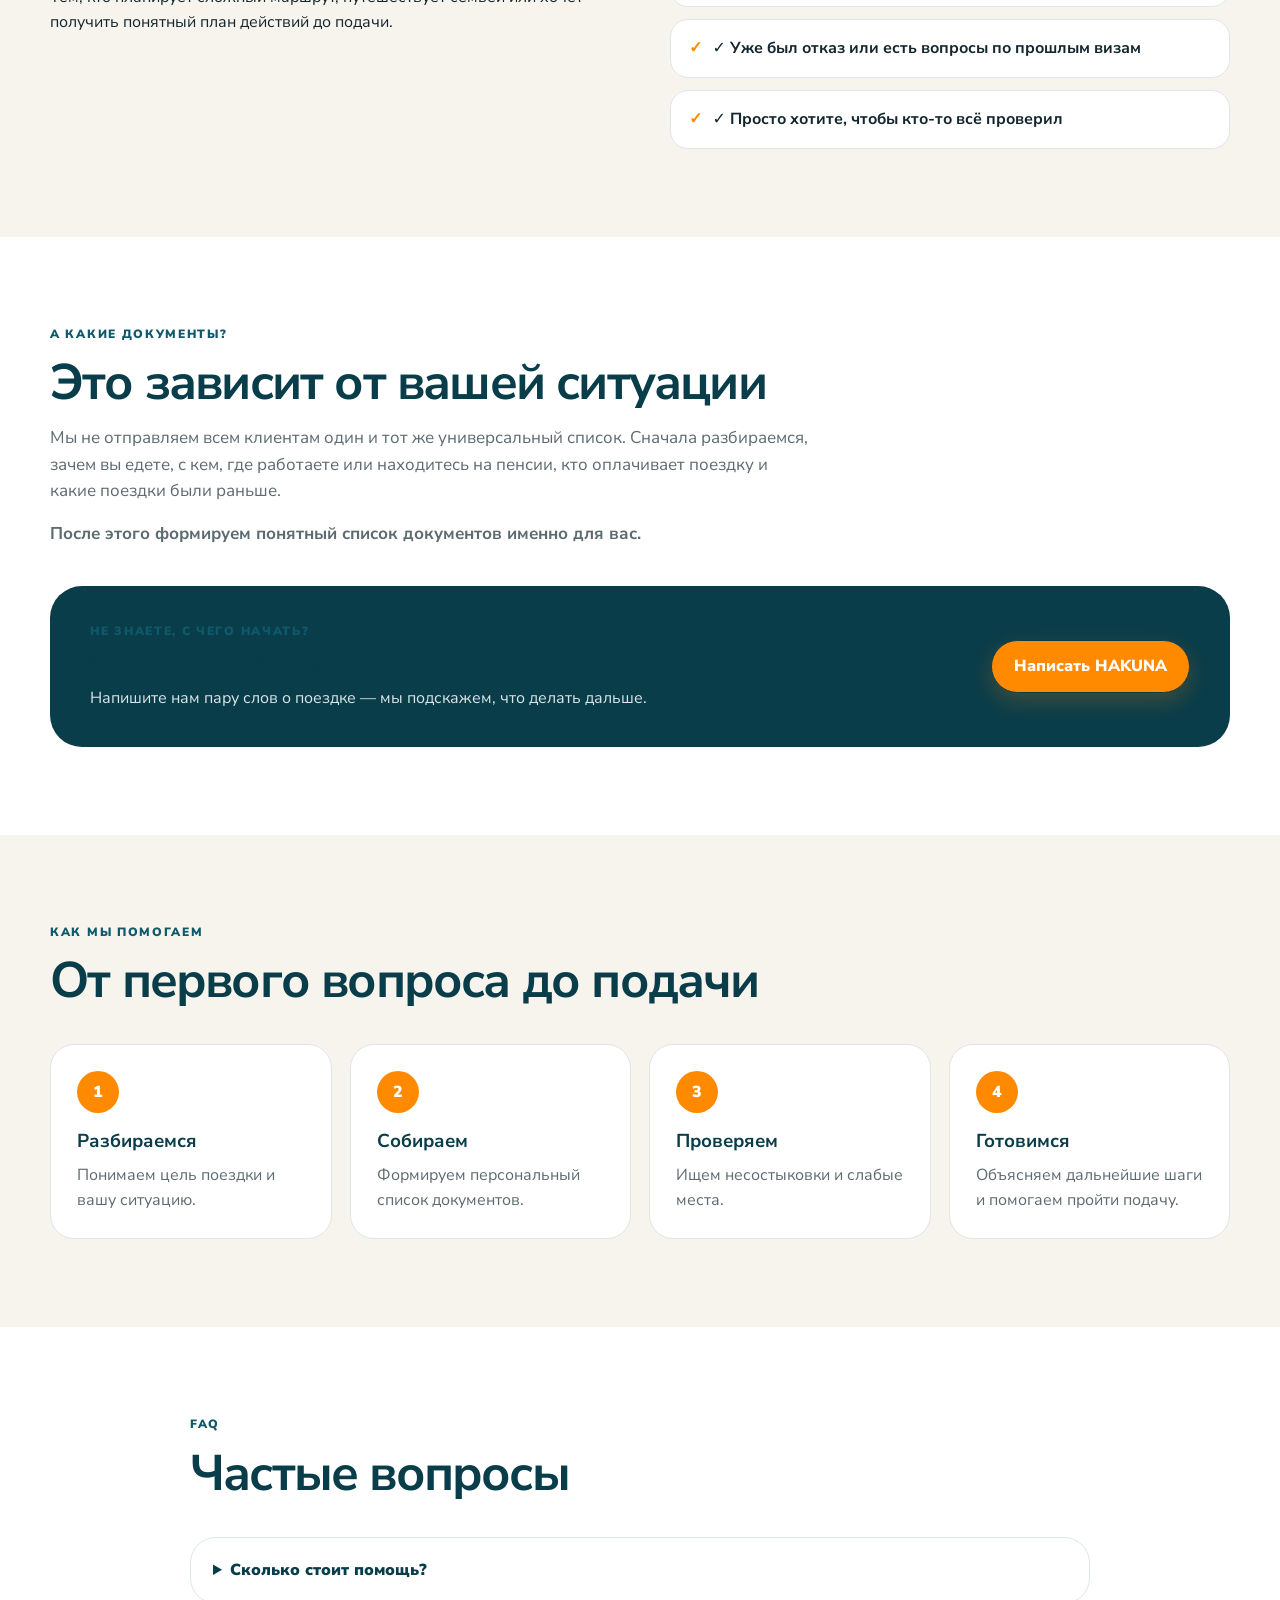
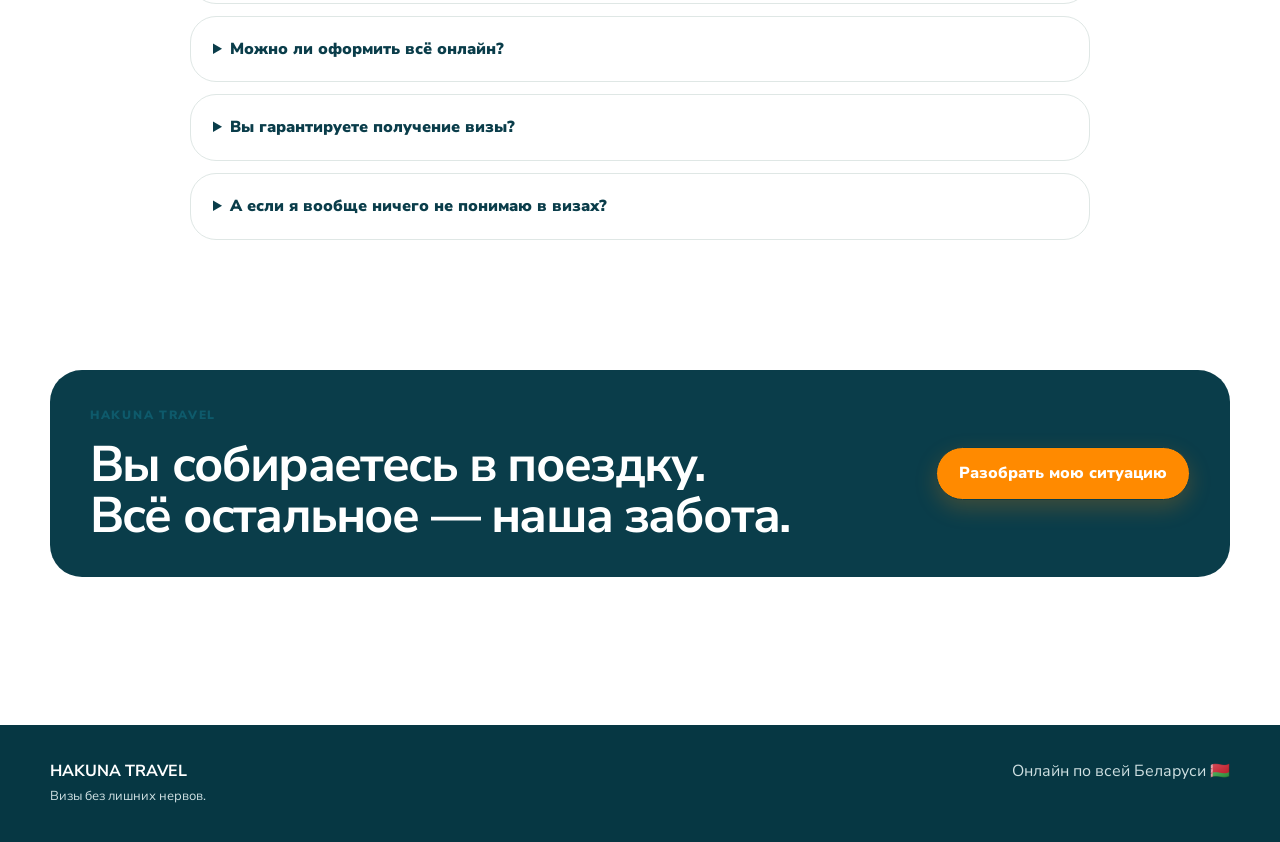
<file: italy.html>
<!doctype html>
<html lang="ru">
<head>
<meta charset="utf-8">
<meta name="viewport" content="width=device-width,initial-scale=1">
<title>Виза в Италия — HAKUNA TRAVEL</title>
<meta name="description" content="Помощь с визой в Италия. Разбираем ситуацию, помогаем подготовить документы и пройти процесс без лишних нервов.">
<link rel="stylesheet" href="assets/css/style.css">
</head>
<body>
<header class="site-header"><div class="container nav"><a class="brand" href="index.html" aria-label="HAKUNA TRAVEL">HAKUNA TRAVEL</a><nav><a href="index.html#visas">Визы</a><a href="index.html#process">Как это работает</a><a href="index.html#faq">FAQ</a><a class="nav-cta" href="index.html#contact">Задать вопрос</a></nav><button class="menu-btn">☰</button></div></header>

<main>
<section class="hero country-hero" style="background-image:linear-gradient(90deg,rgba(4,48,57,.80),rgba(4,48,57,.24)),url('assets/img/country-italy.png')">
  <div class="container hero-grid">
    <div>
      <div class="eyebrow">🇮🇹 ШЕНГЕНСКАЯ ВИЗА</div>
      <h1>Виза в Италия<br><span>без лишних нервов.</span></h1>
      <p class="lead">Для отдыха, туризма, семейных путешествий и поездок по нескольким европейским городам.</p>
      <div class="hero-actions">
        <a class="btn btn-primary" href="index.html#contact">Разобрать мою ситуацию</a>
        <a class="btn btn-secondary" href="index.html#visas">Другие страны</a>
      </div>
      <div class="price-note">Стоимость сопровождения — <strong>от 350 BYN</strong></div>
    </div>
  </div>
</section>

<section class="section">
  <div class="container">
    <div class="section-heading">
      <div class="eyebrow">ЧТО ВАЖНО ЗНАТЬ</div>
      <h2>Не просто список документов</h2>
      <p>Для насыщенного маршрута особенно важно заранее продумать подтверждения поездки. Мы помогаем не просто собрать бумаги, а проверить общую логику подачи.</p>
    </div>
    <div class="cards-3">
      <article class="info-card">
        <div class="card-kicker">01</div>
        <h3>Сроки</h3>
        <p>Срок рассмотрения зависит от конкретной ситуации и работы визового центра/консульства. Поэтому мы не обещаем «визу за N дней», а заранее объясняем реальные этапы.</p>
      </article>
      <article class="info-card">
        <div class="card-kicker">02</div>
        <h3>Документы</h3>
        <p>Универсального списка для всех нет. Сначала выясняем цель поездки, занятость, финансовую ситуацию и историю поездок — затем формируем список именно под вас.</p>
      </article>
      <article class="info-card">
        <div class="card-kicker">03</div>
        <h3>Подача</h3>
        <p>Проверяем анкету и комплект документов, обращаем внимание на слабые места и помогаем подготовиться к подаче.</p>
      </article>
    </div>
  </div>
</section>

<section class="section section-alt">
  <div class="container two-col">
    <div>
      <div class="eyebrow">КОМУ ОСОБЕННО ПОЛЕЗНО</div>
      <h2>Если не хочется разбираться в одиночку</h2>
      <p>Тем, кто планирует сложный маршрут, путешествует семьёй или хочет получить понятный план действий до подачи.</p>
    </div>
    <div class="check-list">
      <div>✓ Едете к детям или родственникам</div>
      <div>✓ Путешествуете семьёй</div>
      <div>✓ Оформляете визу впервые</div>
      <div>✓ Не уверены, какие документы нужны</div>
      <div>✓ Уже был отказ или есть вопросы по прошлым визам</div>
      <div>✓ Просто хотите, чтобы кто-то всё проверил</div>
    </div>
  </div>
</section>

<section class="section">
  <div class="container">
    <div class="section-heading">
      <div class="eyebrow">А КАКИЕ ДОКУМЕНТЫ?</div>
      <h2>Это зависит от вашей ситуации</h2>
      <p>Мы не отправляем всем клиентам один и тот же универсальный список. Сначала разбираемся, зачем вы едете, с кем, где работаете или находитесь на пенсии, кто оплачивает поездку и какие поездки были раньше.</p>
      <p><strong>После этого формируем понятный список документов именно для вас.</strong></p>
    </div>
    <div class="cta-box">
      <div>
        <div class="eyebrow">НЕ ЗНАЕТЕ, С ЧЕГО НАЧАТЬ?</div>
        <h3>Можно спросить. Правда.</h3>
        <p>Напишите нам пару слов о поездке — мы подскажем, что делать дальше.</p>
      </div>
      <a class="btn btn-primary" href="index.html#contact">Написать HAKUNA</a>
    </div>
  </div>
</section>

<section class="section section-alt">
  <div class="container">
    <div class="section-heading">
      <div class="eyebrow">КАК МЫ ПОМОГАЕМ</div>
      <h2>От первого вопроса до подачи</h2>
    </div>
    <div class="steps">
      <div class="step"><span>1</span><h3>Разбираемся</h3><p>Понимаем цель поездки и вашу ситуацию.</p></div>
      <div class="step"><span>2</span><h3>Собираем</h3><p>Формируем персональный список документов.</p></div>
      <div class="step"><span>3</span><h3>Проверяем</h3><p>Ищем несостыковки и слабые места.</p></div>
      <div class="step"><span>4</span><h3>Готовимся</h3><p>Объясняем дальнейшие шаги и помогаем пройти подачу.</p></div>
    </div>
  </div>
</section>

<section class="section">
  <div class="container faq">
    <div class="section-heading">
      <div class="eyebrow">FAQ</div>
      <h2>Частые вопросы</h2>
    </div>
    <details><summary>Сколько стоит помощь?</summary><p>Сопровождение по Италия — от 350 BYN. Точная стоимость и состав работы зависят от вашей ситуации.</p></details>
    <details><summary>Можно ли оформить всё онлайн?</summary><p>Да. Первичное общение и подготовка могут проходить онлайн по всей Беларуси. Если для подачи потребуется личное присутствие, мы заранее объясним, где и что нужно сделать.</p></details>
    <details><summary>Вы гарантируете получение визы?</summary><p>Нет — решение принимает консульство. Мы гарантируем другое: внимательно разобраться в вашей ситуации, подготовить документы и честно сказать, где есть риски.</p></details>
    <details><summary>А если я вообще ничего не понимаю в визах?</summary><p>Именно для этого мы и нужны. Можно начать с простого сообщения: куда хотите поехать, зачем и когда примерно.</p></details>
  </div>
</section>

<section class="section final-cta">
  <div class="container">
    <div class="cta-box">
      <div>
        <div class="eyebrow">HAKUNA TRAVEL</div>
        <h2>Вы собираетесь в поездку.<br>Всё остальное — наша забота.</h2>
      </div>
      <a class="btn btn-primary" href="index.html#contact">Разобрать мою ситуацию</a>
    </div>
  </div>
</section>
</main>

<footer class="site-footer">
  <div class="container footer-inner">
    <div><strong>HAKUNA TRAVEL</strong><br><span>Визы без лишних нервов.</span></div>
    <div>Онлайн по всей Беларуси 🇧🇾</div>
  </div>
</footer>
<script src="assets/js/main.js"></script></body>
</html>
</file>
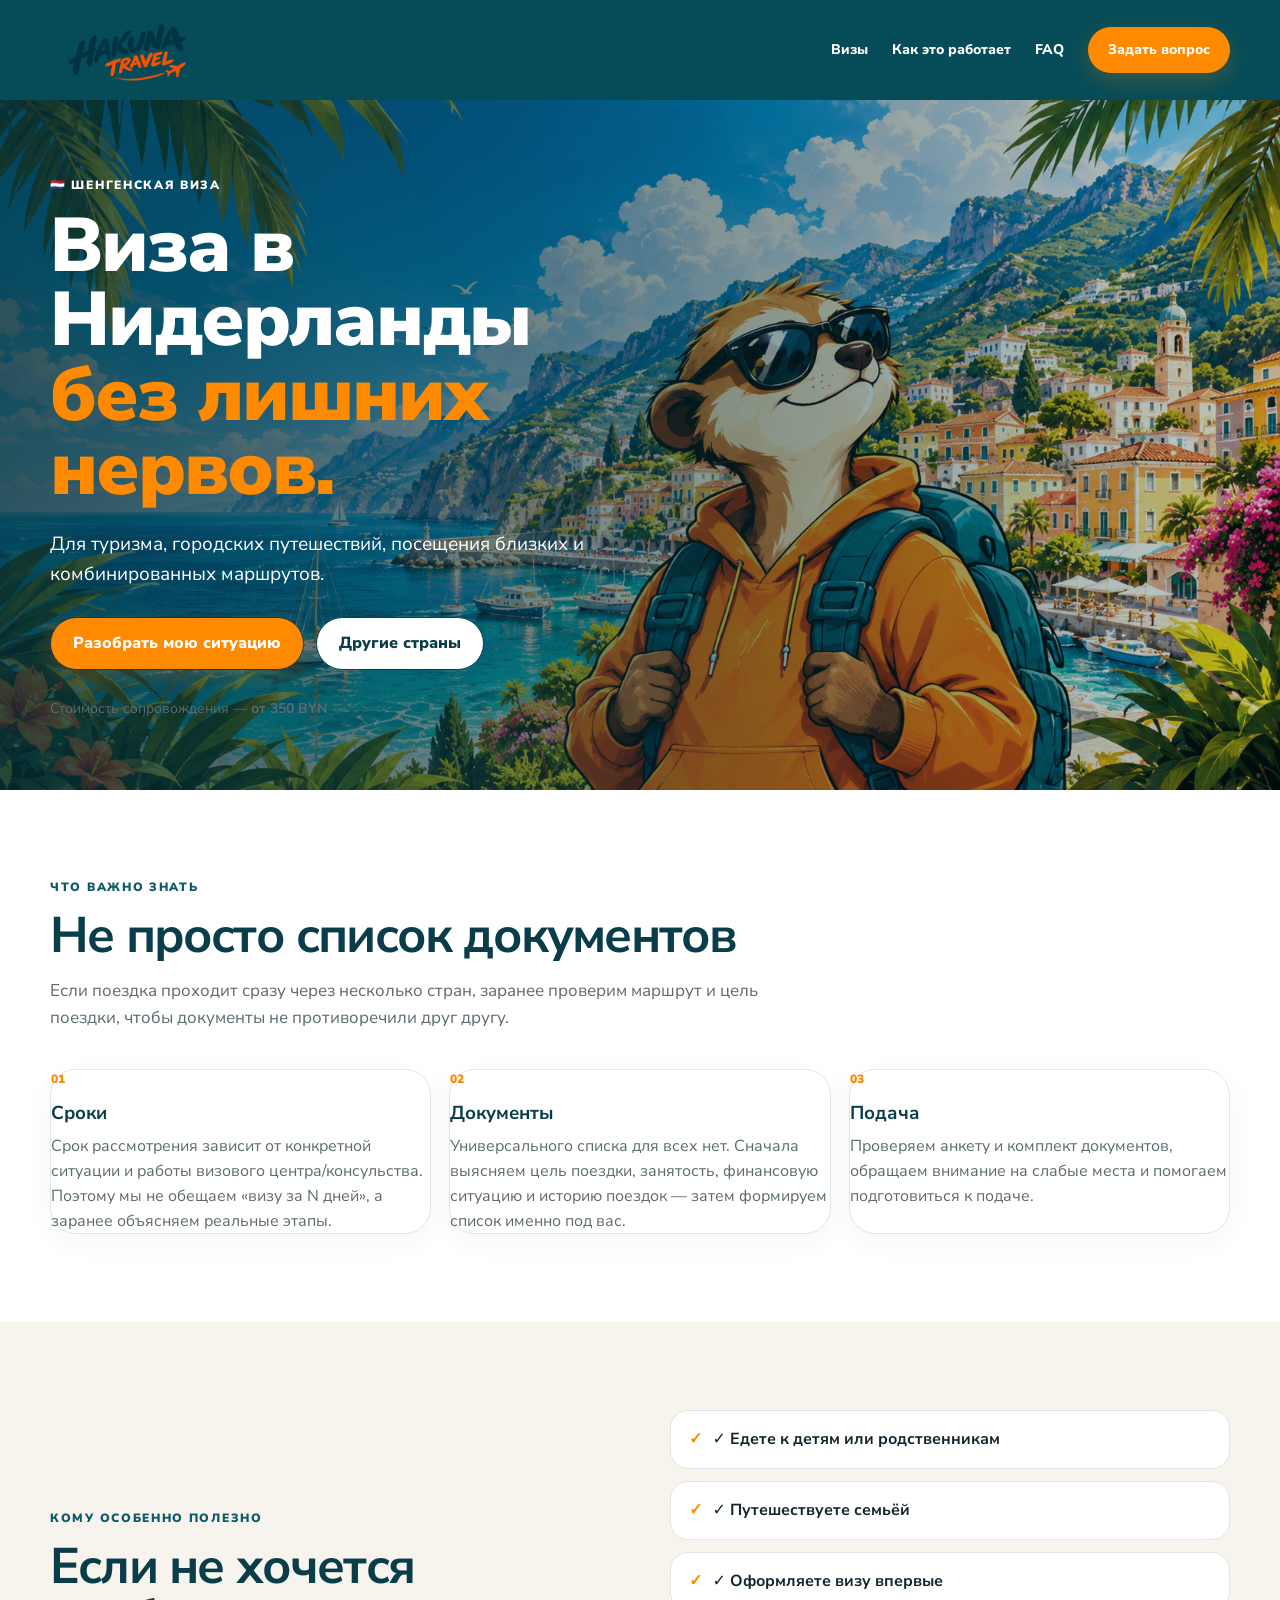
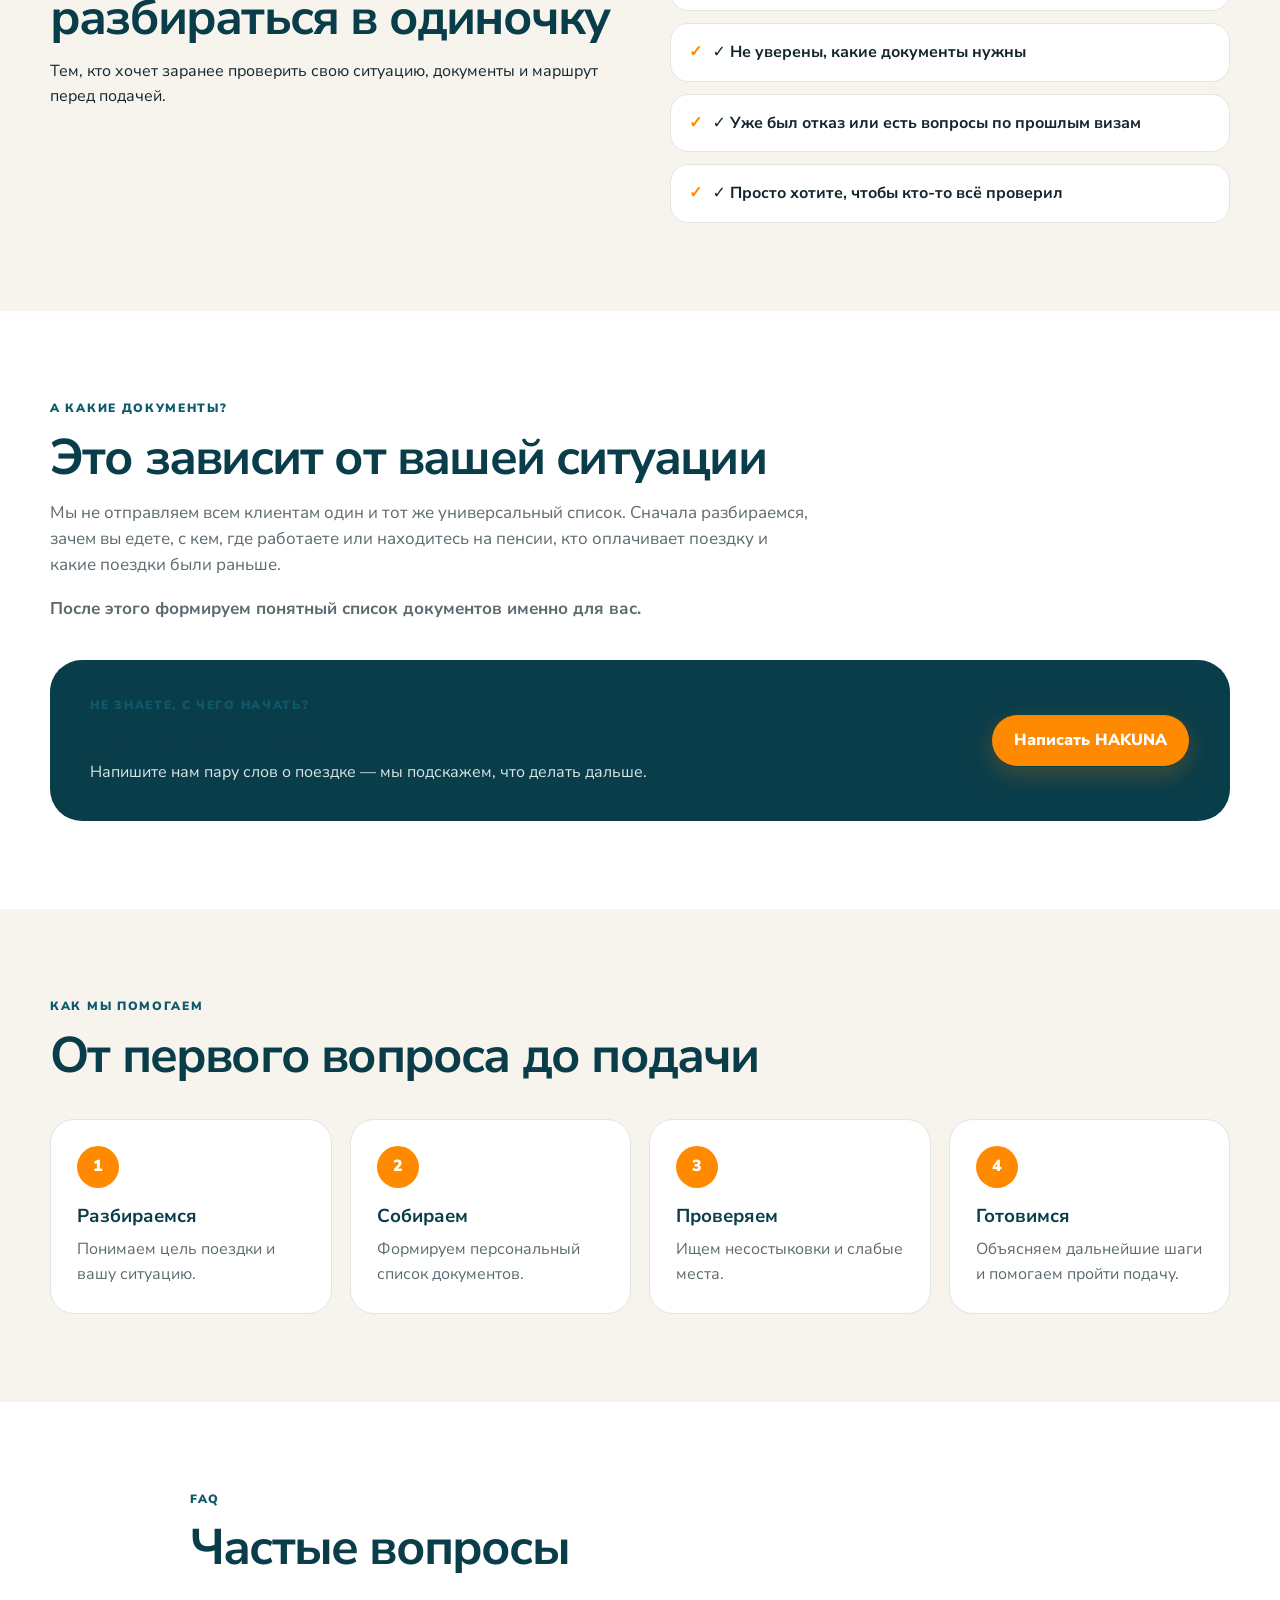
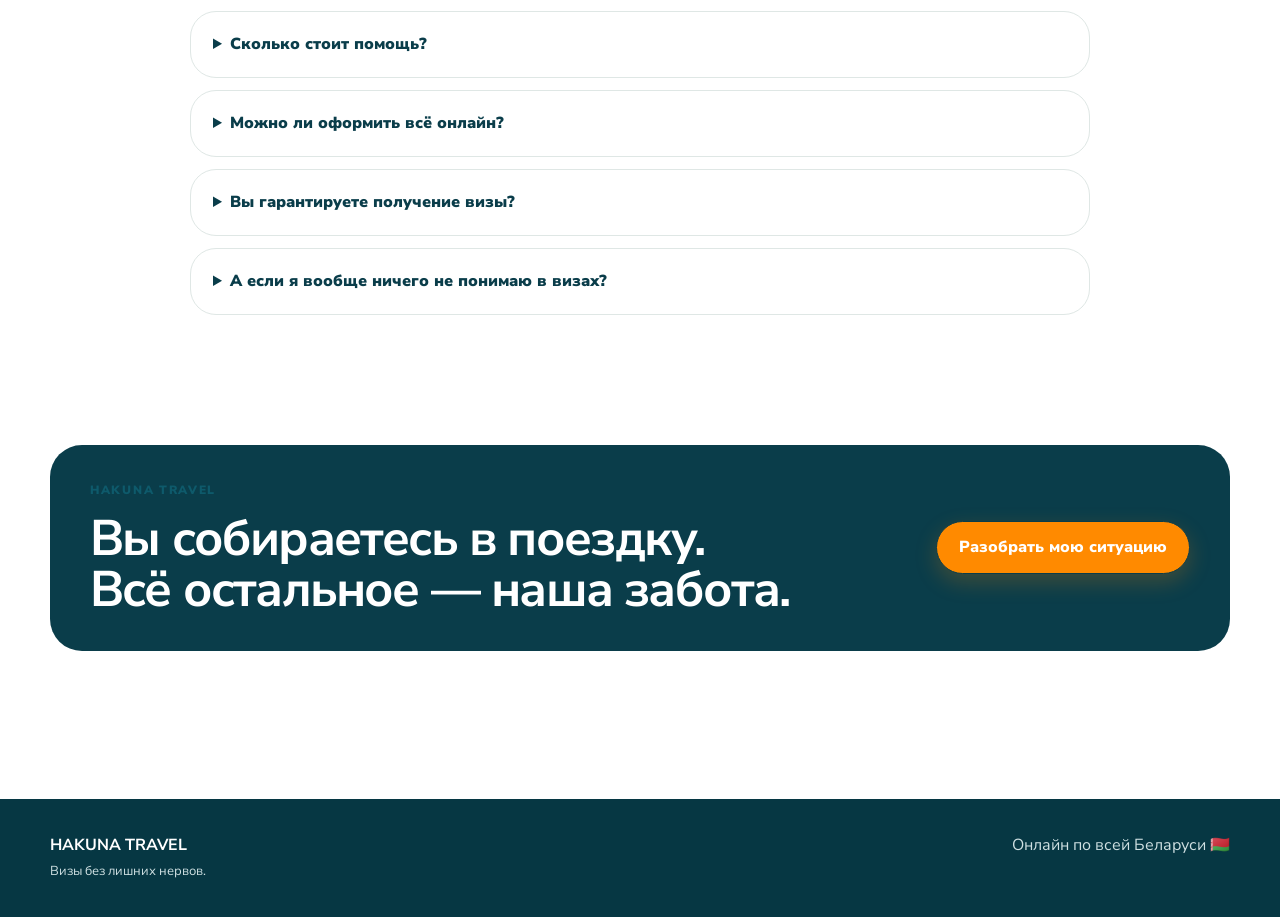
<file: netherlands.html>
<!doctype html>
<html lang="ru">
<head>
<meta charset="utf-8">
<meta name="viewport" content="width=device-width,initial-scale=1">
<title>Виза в Нидерланды — HAKUNA TRAVEL</title>
<meta name="description" content="Помощь с визой в Нидерланды. Разбираем ситуацию, помогаем подготовить документы и пройти процесс без лишних нервов.">
<link rel="stylesheet" href="assets/css/style.css">
</head>
<body>
<header class="site-header"><div class="container nav"><a class="brand" href="index.html" aria-label="HAKUNA TRAVEL">HAKUNA TRAVEL</a><nav><a href="index.html#visas">Визы</a><a href="index.html#process">Как это работает</a><a href="index.html#faq">FAQ</a><a class="nav-cta" href="index.html#contact">Задать вопрос</a></nav><button class="menu-btn">☰</button></div></header>

<main>
<section class="hero country-hero" style="background-image:linear-gradient(90deg,rgba(4,48,57,.80),rgba(4,48,57,.24)),url('assets/img/country-netherlands.png')">
  <div class="container hero-grid">
    <div>
      <div class="eyebrow">🇳🇱 ШЕНГЕНСКАЯ ВИЗА</div>
      <h1>Виза в Нидерланды<br><span>без лишних нервов.</span></h1>
      <p class="lead">Для туризма, городских путешествий, посещения близких и комбинированных маршрутов.</p>
      <div class="hero-actions">
        <a class="btn btn-primary" href="index.html#contact">Разобрать мою ситуацию</a>
        <a class="btn btn-secondary" href="index.html#visas">Другие страны</a>
      </div>
      <div class="price-note">Стоимость сопровождения — <strong>от 350 BYN</strong></div>
    </div>
  </div>
</section>

<section class="section">
  <div class="container">
    <div class="section-heading">
      <div class="eyebrow">ЧТО ВАЖНО ЗНАТЬ</div>
      <h2>Не просто список документов</h2>
      <p>Если поездка проходит сразу через несколько стран, заранее проверим маршрут и цель поездки, чтобы документы не противоречили друг другу.</p>
    </div>
    <div class="cards-3">
      <article class="info-card">
        <div class="card-kicker">01</div>
        <h3>Сроки</h3>
        <p>Срок рассмотрения зависит от конкретной ситуации и работы визового центра/консульства. Поэтому мы не обещаем «визу за N дней», а заранее объясняем реальные этапы.</p>
      </article>
      <article class="info-card">
        <div class="card-kicker">02</div>
        <h3>Документы</h3>
        <p>Универсального списка для всех нет. Сначала выясняем цель поездки, занятость, финансовую ситуацию и историю поездок — затем формируем список именно под вас.</p>
      </article>
      <article class="info-card">
        <div class="card-kicker">03</div>
        <h3>Подача</h3>
        <p>Проверяем анкету и комплект документов, обращаем внимание на слабые места и помогаем подготовиться к подаче.</p>
      </article>
    </div>
  </div>
</section>

<section class="section section-alt">
  <div class="container two-col">
    <div>
      <div class="eyebrow">КОМУ ОСОБЕННО ПОЛЕЗНО</div>
      <h2>Если не хочется разбираться в одиночку</h2>
      <p>Тем, кто хочет заранее проверить свою ситуацию, документы и маршрут перед подачей.</p>
    </div>
    <div class="check-list">
      <div>✓ Едете к детям или родственникам</div>
      <div>✓ Путешествуете семьёй</div>
      <div>✓ Оформляете визу впервые</div>
      <div>✓ Не уверены, какие документы нужны</div>
      <div>✓ Уже был отказ или есть вопросы по прошлым визам</div>
      <div>✓ Просто хотите, чтобы кто-то всё проверил</div>
    </div>
  </div>
</section>

<section class="section">
  <div class="container">
    <div class="section-heading">
      <div class="eyebrow">А КАКИЕ ДОКУМЕНТЫ?</div>
      <h2>Это зависит от вашей ситуации</h2>
      <p>Мы не отправляем всем клиентам один и тот же универсальный список. Сначала разбираемся, зачем вы едете, с кем, где работаете или находитесь на пенсии, кто оплачивает поездку и какие поездки были раньше.</p>
      <p><strong>После этого формируем понятный список документов именно для вас.</strong></p>
    </div>
    <div class="cta-box">
      <div>
        <div class="eyebrow">НЕ ЗНАЕТЕ, С ЧЕГО НАЧАТЬ?</div>
        <h3>Можно спросить. Правда.</h3>
        <p>Напишите нам пару слов о поездке — мы подскажем, что делать дальше.</p>
      </div>
      <a class="btn btn-primary" href="index.html#contact">Написать HAKUNA</a>
    </div>
  </div>
</section>

<section class="section section-alt">
  <div class="container">
    <div class="section-heading">
      <div class="eyebrow">КАК МЫ ПОМОГАЕМ</div>
      <h2>От первого вопроса до подачи</h2>
    </div>
    <div class="steps">
      <div class="step"><span>1</span><h3>Разбираемся</h3><p>Понимаем цель поездки и вашу ситуацию.</p></div>
      <div class="step"><span>2</span><h3>Собираем</h3><p>Формируем персональный список документов.</p></div>
      <div class="step"><span>3</span><h3>Проверяем</h3><p>Ищем несостыковки и слабые места.</p></div>
      <div class="step"><span>4</span><h3>Готовимся</h3><p>Объясняем дальнейшие шаги и помогаем пройти подачу.</p></div>
    </div>
  </div>
</section>

<section class="section">
  <div class="container faq">
    <div class="section-heading">
      <div class="eyebrow">FAQ</div>
      <h2>Частые вопросы</h2>
    </div>
    <details><summary>Сколько стоит помощь?</summary><p>Сопровождение по Нидерланды — от 350 BYN. Точная стоимость и состав работы зависят от вашей ситуации.</p></details>
    <details><summary>Можно ли оформить всё онлайн?</summary><p>Да. Первичное общение и подготовка могут проходить онлайн по всей Беларуси. Если для подачи потребуется личное присутствие, мы заранее объясним, где и что нужно сделать.</p></details>
    <details><summary>Вы гарантируете получение визы?</summary><p>Нет — решение принимает консульство. Мы гарантируем другое: внимательно разобраться в вашей ситуации, подготовить документы и честно сказать, где есть риски.</p></details>
    <details><summary>А если я вообще ничего не понимаю в визах?</summary><p>Именно для этого мы и нужны. Можно начать с простого сообщения: куда хотите поехать, зачем и когда примерно.</p></details>
  </div>
</section>

<section class="section final-cta">
  <div class="container">
    <div class="cta-box">
      <div>
        <div class="eyebrow">HAKUNA TRAVEL</div>
        <h2>Вы собираетесь в поездку.<br>Всё остальное — наша забота.</h2>
      </div>
      <a class="btn btn-primary" href="index.html#contact">Разобрать мою ситуацию</a>
    </div>
  </div>
</section>
</main>

<footer class="site-footer">
  <div class="container footer-inner">
    <div><strong>HAKUNA TRAVEL</strong><br><span>Визы без лишних нервов.</span></div>
    <div>Онлайн по всей Беларуси 🇧🇾</div>
  </div>
</footer>
<script src="assets/js/main.js"></script></body>
</html>
</file>
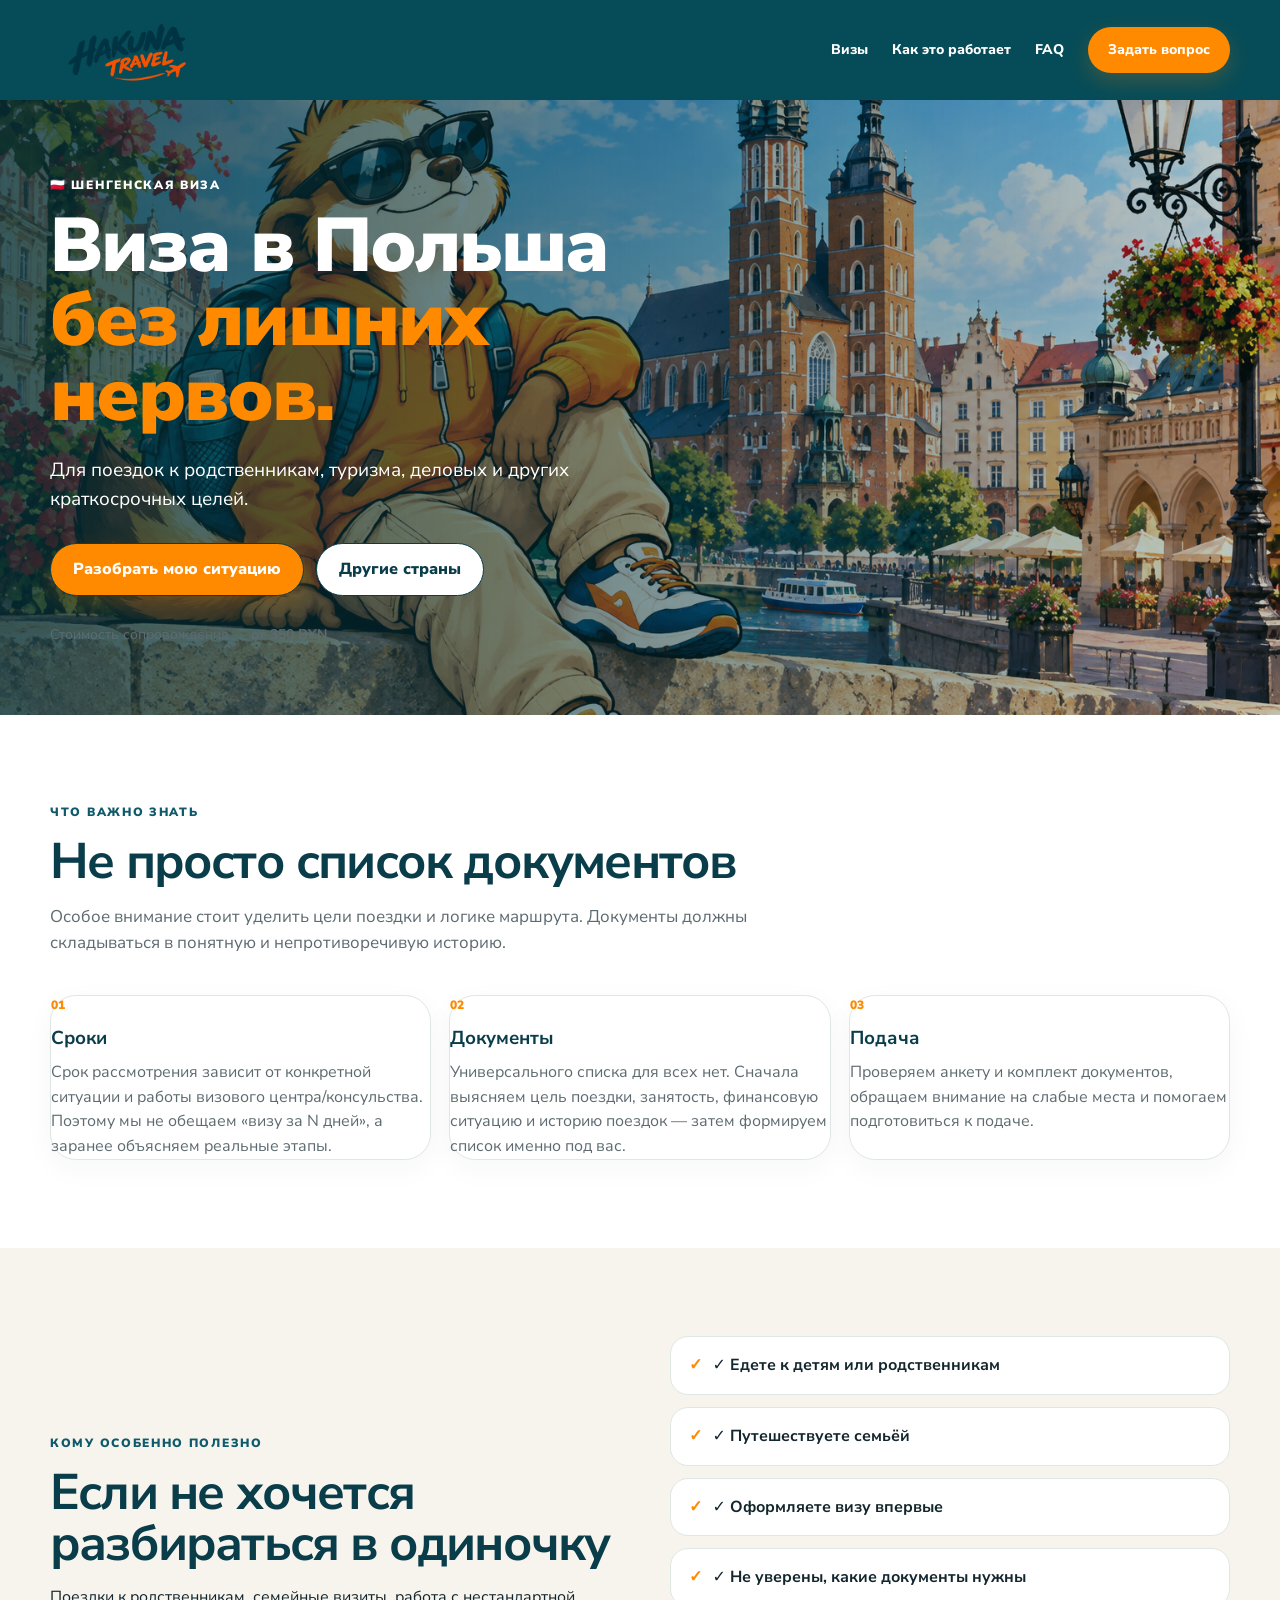
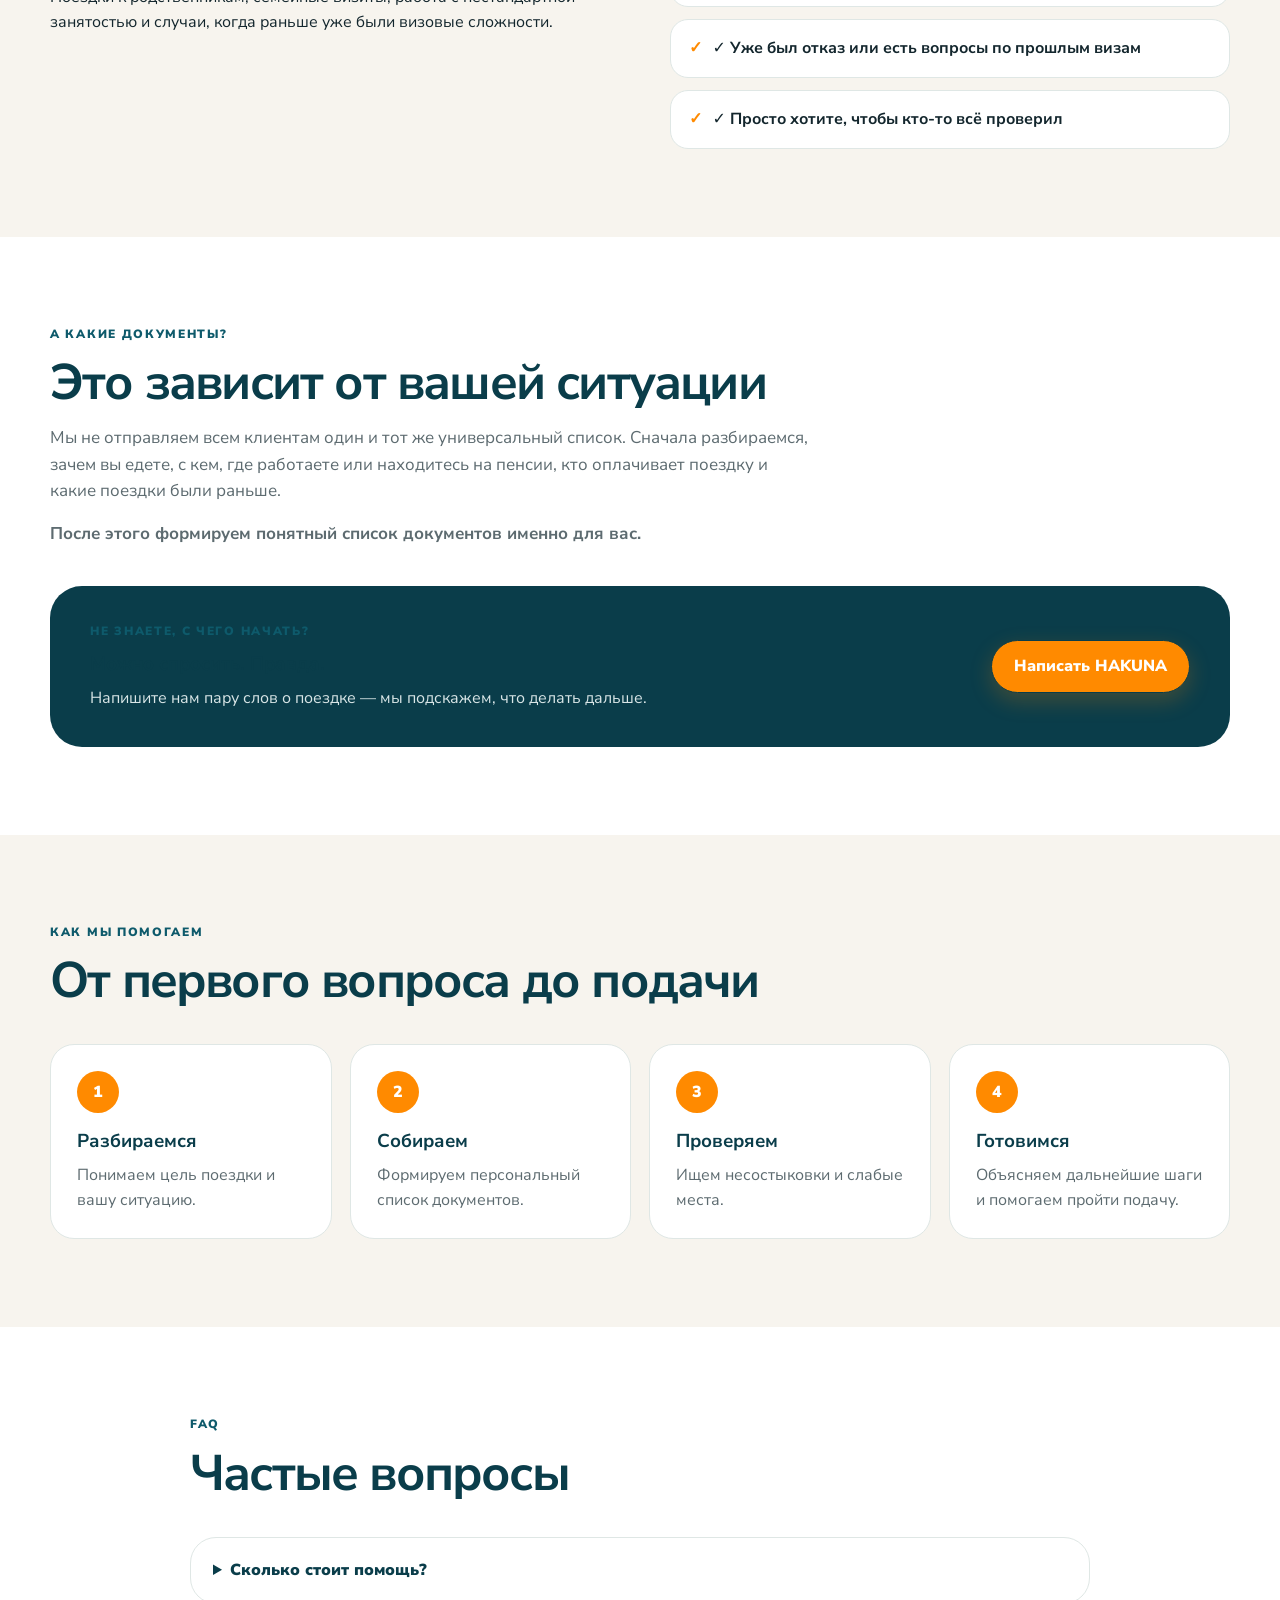
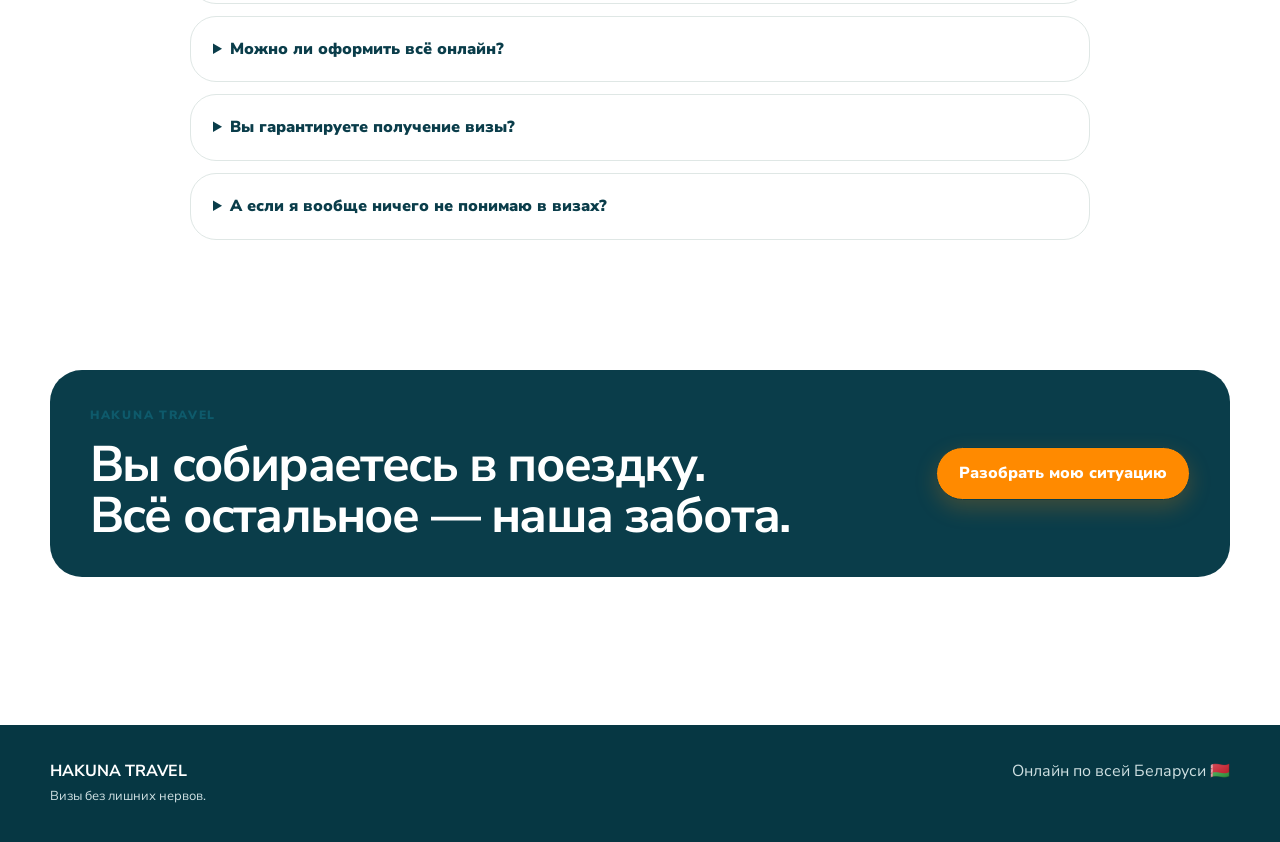
<file: poland.html>
<!doctype html>
<html lang="ru">
<head>
<meta charset="utf-8">
<meta name="viewport" content="width=device-width,initial-scale=1">
<title>Виза в Польша — HAKUNA TRAVEL</title>
<meta name="description" content="Помощь с визой в Польша. Разбираем ситуацию, помогаем подготовить документы и пройти процесс без лишних нервов.">
<link rel="stylesheet" href="assets/css/style.css">
</head>
<body>
<header class="site-header"><div class="container nav"><a class="brand" href="index.html" aria-label="HAKUNA TRAVEL">HAKUNA TRAVEL</a><nav><a href="index.html#visas">Визы</a><a href="index.html#process">Как это работает</a><a href="index.html#faq">FAQ</a><a class="nav-cta" href="index.html#contact">Задать вопрос</a></nav><button class="menu-btn">☰</button></div></header>

<main>
<section class="hero country-hero" style="background-image:linear-gradient(90deg,rgba(4,48,57,.80),rgba(4,48,57,.24)),url('assets/img/country-poland.png')">
  <div class="container hero-grid">
    <div>
      <div class="eyebrow">🇵🇱 ШЕНГЕНСКАЯ ВИЗА</div>
      <h1>Виза в Польша<br><span>без лишних нервов.</span></h1>
      <p class="lead">Для поездок к родственникам, туризма, деловых и других краткосрочных целей.</p>
      <div class="hero-actions">
        <a class="btn btn-primary" href="index.html#contact">Разобрать мою ситуацию</a>
        <a class="btn btn-secondary" href="index.html#visas">Другие страны</a>
      </div>
      <div class="price-note">Стоимость сопровождения — <strong>от 350 BYN</strong></div>
    </div>
  </div>
</section>

<section class="section">
  <div class="container">
    <div class="section-heading">
      <div class="eyebrow">ЧТО ВАЖНО ЗНАТЬ</div>
      <h2>Не просто список документов</h2>
      <p>Особое внимание стоит уделить цели поездки и логике маршрута. Документы должны складываться в понятную и непротиворечивую историю.</p>
    </div>
    <div class="cards-3">
      <article class="info-card">
        <div class="card-kicker">01</div>
        <h3>Сроки</h3>
        <p>Срок рассмотрения зависит от конкретной ситуации и работы визового центра/консульства. Поэтому мы не обещаем «визу за N дней», а заранее объясняем реальные этапы.</p>
      </article>
      <article class="info-card">
        <div class="card-kicker">02</div>
        <h3>Документы</h3>
        <p>Универсального списка для всех нет. Сначала выясняем цель поездки, занятость, финансовую ситуацию и историю поездок — затем формируем список именно под вас.</p>
      </article>
      <article class="info-card">
        <div class="card-kicker">03</div>
        <h3>Подача</h3>
        <p>Проверяем анкету и комплект документов, обращаем внимание на слабые места и помогаем подготовиться к подаче.</p>
      </article>
    </div>
  </div>
</section>

<section class="section section-alt">
  <div class="container two-col">
    <div>
      <div class="eyebrow">КОМУ ОСОБЕННО ПОЛЕЗНО</div>
      <h2>Если не хочется разбираться в одиночку</h2>
      <p>Поездки к родственникам, семейные визиты, работа с нестандартной занятостью и случаи, когда раньше уже были визовые сложности.</p>
    </div>
    <div class="check-list">
      <div>✓ Едете к детям или родственникам</div>
      <div>✓ Путешествуете семьёй</div>
      <div>✓ Оформляете визу впервые</div>
      <div>✓ Не уверены, какие документы нужны</div>
      <div>✓ Уже был отказ или есть вопросы по прошлым визам</div>
      <div>✓ Просто хотите, чтобы кто-то всё проверил</div>
    </div>
  </div>
</section>

<section class="section">
  <div class="container">
    <div class="section-heading">
      <div class="eyebrow">А КАКИЕ ДОКУМЕНТЫ?</div>
      <h2>Это зависит от вашей ситуации</h2>
      <p>Мы не отправляем всем клиентам один и тот же универсальный список. Сначала разбираемся, зачем вы едете, с кем, где работаете или находитесь на пенсии, кто оплачивает поездку и какие поездки были раньше.</p>
      <p><strong>После этого формируем понятный список документов именно для вас.</strong></p>
    </div>
    <div class="cta-box">
      <div>
        <div class="eyebrow">НЕ ЗНАЕТЕ, С ЧЕГО НАЧАТЬ?</div>
        <h3>Можно спросить. Правда.</h3>
        <p>Напишите нам пару слов о поездке — мы подскажем, что делать дальше.</p>
      </div>
      <a class="btn btn-primary" href="index.html#contact">Написать HAKUNA</a>
    </div>
  </div>
</section>

<section class="section section-alt">
  <div class="container">
    <div class="section-heading">
      <div class="eyebrow">КАК МЫ ПОМОГАЕМ</div>
      <h2>От первого вопроса до подачи</h2>
    </div>
    <div class="steps">
      <div class="step"><span>1</span><h3>Разбираемся</h3><p>Понимаем цель поездки и вашу ситуацию.</p></div>
      <div class="step"><span>2</span><h3>Собираем</h3><p>Формируем персональный список документов.</p></div>
      <div class="step"><span>3</span><h3>Проверяем</h3><p>Ищем несостыковки и слабые места.</p></div>
      <div class="step"><span>4</span><h3>Готовимся</h3><p>Объясняем дальнейшие шаги и помогаем пройти подачу.</p></div>
    </div>
  </div>
</section>

<section class="section">
  <div class="container faq">
    <div class="section-heading">
      <div class="eyebrow">FAQ</div>
      <h2>Частые вопросы</h2>
    </div>
    <details><summary>Сколько стоит помощь?</summary><p>Сопровождение по Польша — от 350 BYN. Точная стоимость и состав работы зависят от вашей ситуации.</p></details>
    <details><summary>Можно ли оформить всё онлайн?</summary><p>Да. Первичное общение и подготовка могут проходить онлайн по всей Беларуси. Если для подачи потребуется личное присутствие, мы заранее объясним, где и что нужно сделать.</p></details>
    <details><summary>Вы гарантируете получение визы?</summary><p>Нет — решение принимает консульство. Мы гарантируем другое: внимательно разобраться в вашей ситуации, подготовить документы и честно сказать, где есть риски.</p></details>
    <details><summary>А если я вообще ничего не понимаю в визах?</summary><p>Именно для этого мы и нужны. Можно начать с простого сообщения: куда хотите поехать, зачем и когда примерно.</p></details>
  </div>
</section>

<section class="section final-cta">
  <div class="container">
    <div class="cta-box">
      <div>
        <div class="eyebrow">HAKUNA TRAVEL</div>
        <h2>Вы собираетесь в поездку.<br>Всё остальное — наша забота.</h2>
      </div>
      <a class="btn btn-primary" href="index.html#contact">Разобрать мою ситуацию</a>
    </div>
  </div>
</section>
</main>

<footer class="site-footer">
  <div class="container footer-inner">
    <div><strong>HAKUNA TRAVEL</strong><br><span>Визы без лишних нервов.</span></div>
    <div>Онлайн по всей Беларуси 🇧🇾</div>
  </div>
</footer>
<script src="assets/js/main.js"></script></body>
</html>
</file>
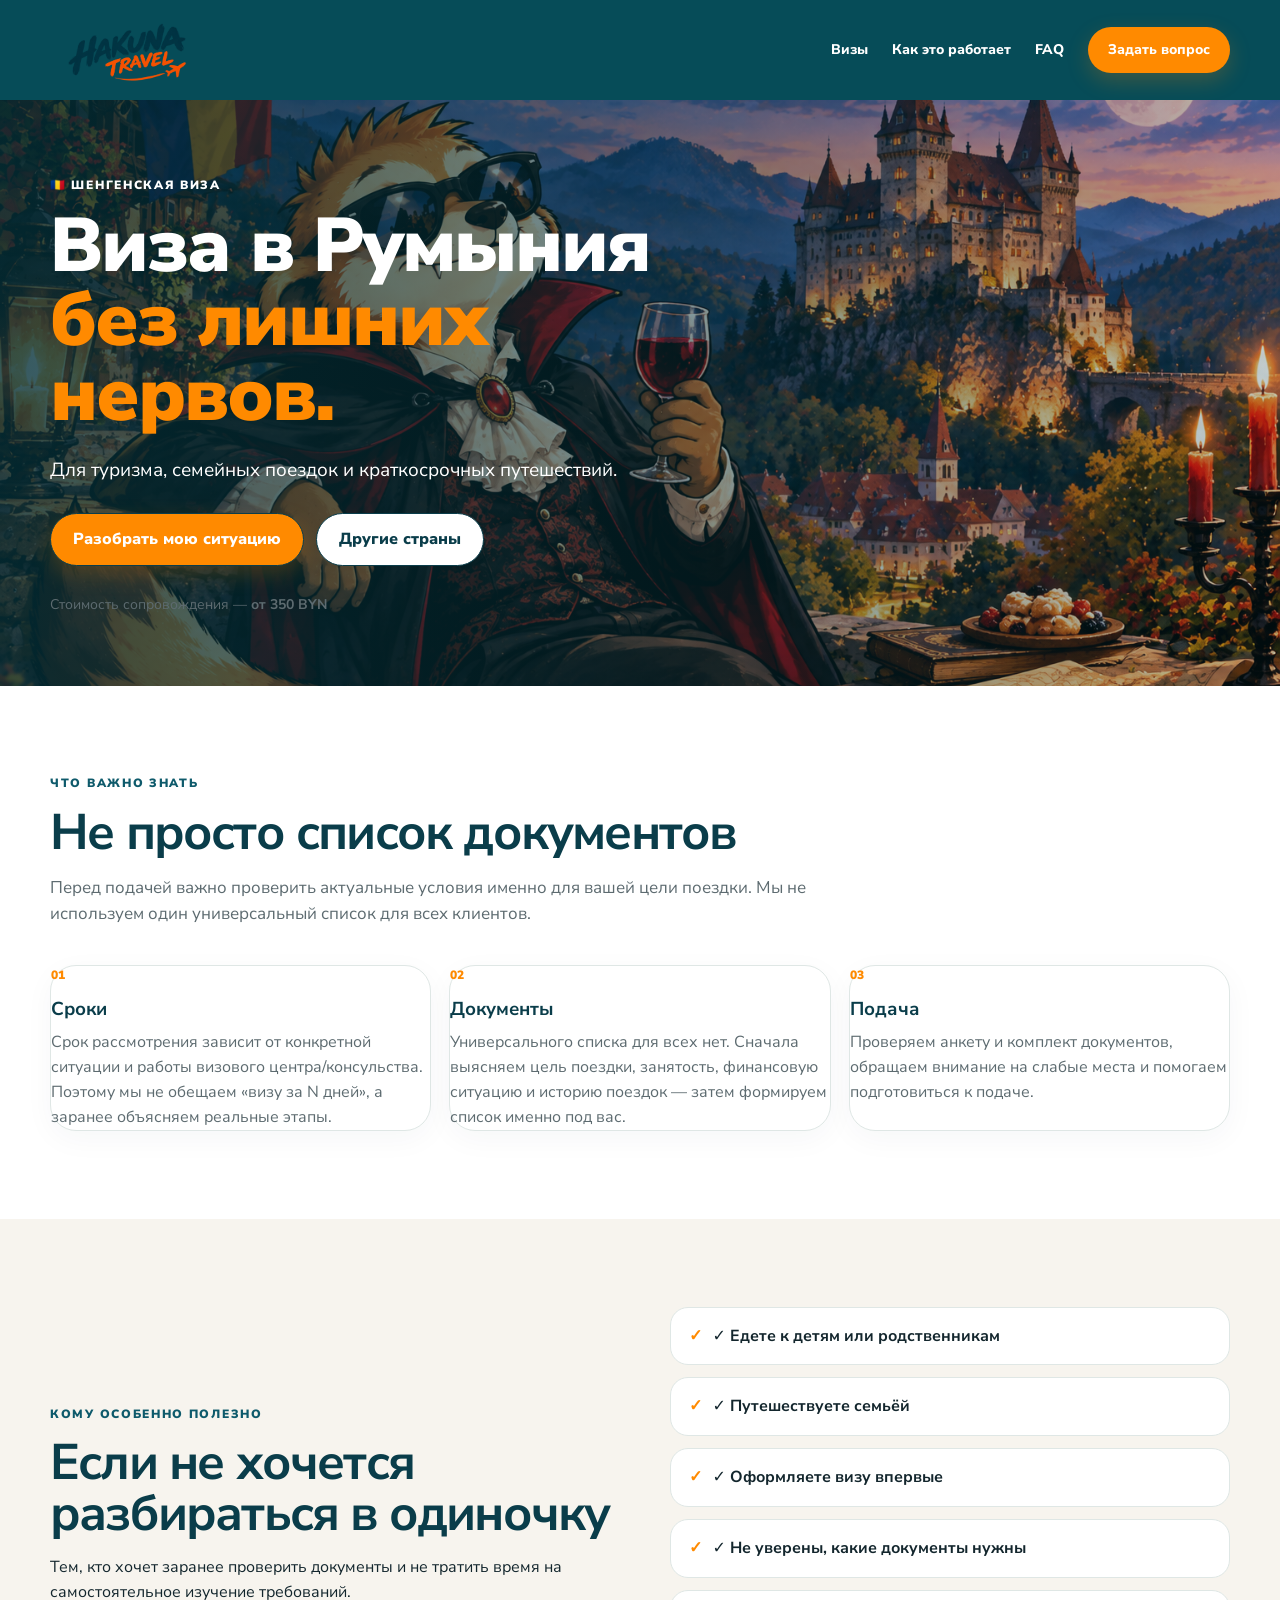
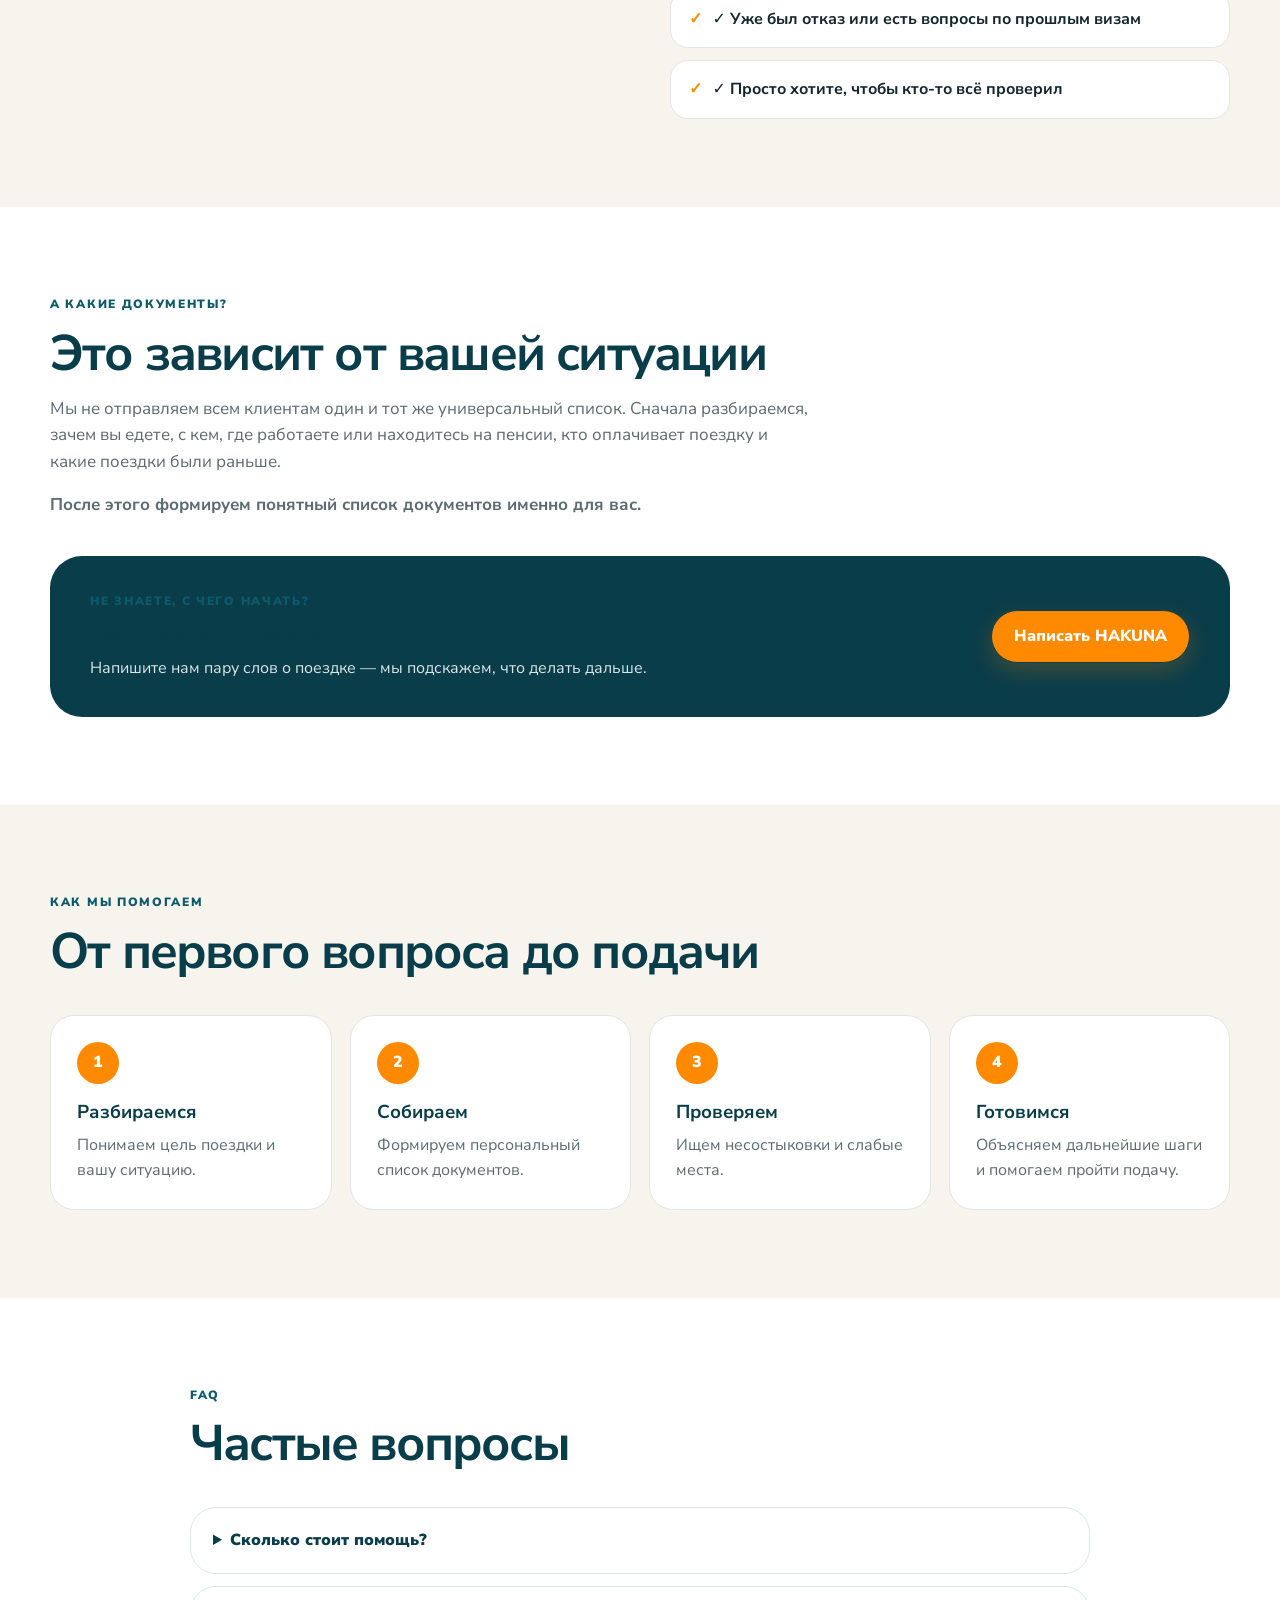
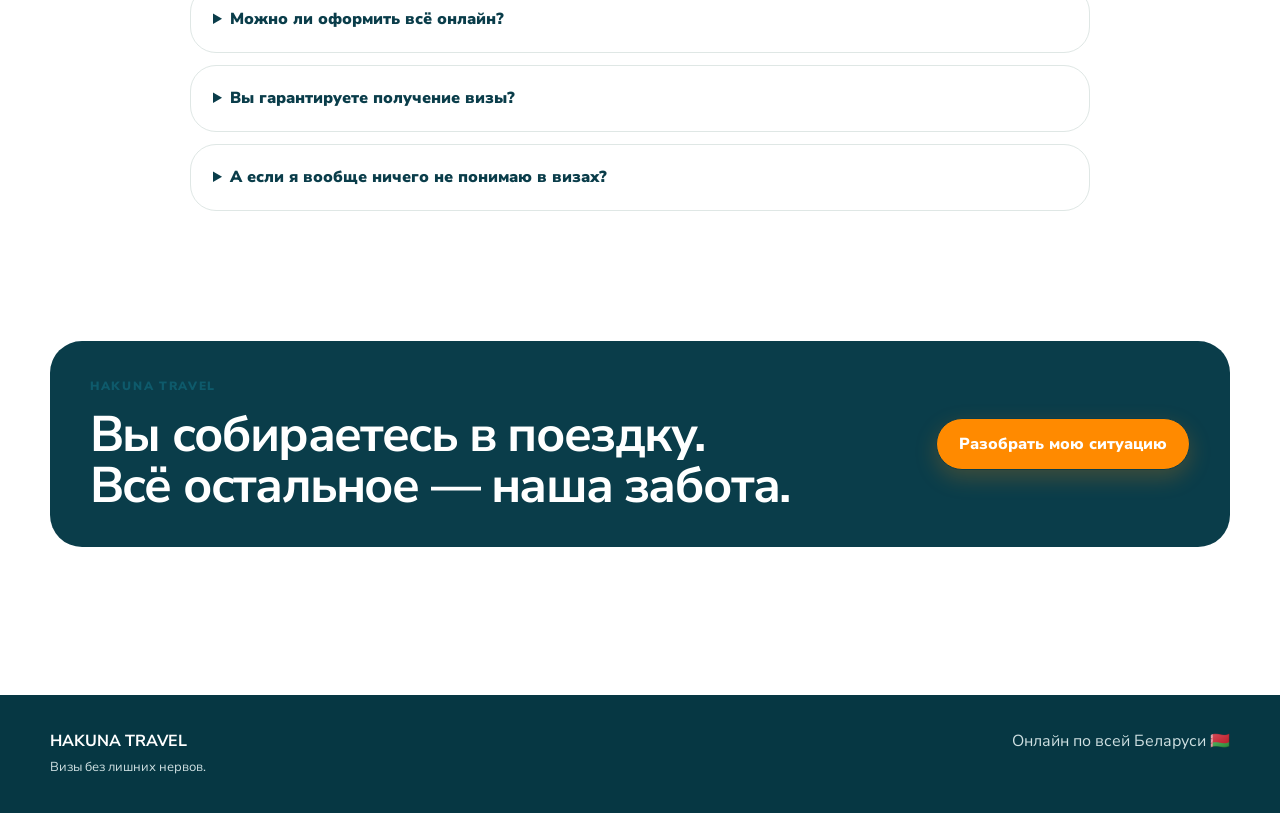
<file: romania.html>
<!doctype html>
<html lang="ru">
<head>
<meta charset="utf-8">
<meta name="viewport" content="width=device-width,initial-scale=1">
<title>Виза в Румыния — HAKUNA TRAVEL</title>
<meta name="description" content="Помощь с визой в Румыния. Разбираем ситуацию, помогаем подготовить документы и пройти процесс без лишних нервов.">
<link rel="stylesheet" href="assets/css/style.css">
</head>
<body>
<header class="site-header"><div class="container nav"><a class="brand" href="index.html" aria-label="HAKUNA TRAVEL">HAKUNA TRAVEL</a><nav><a href="index.html#visas">Визы</a><a href="index.html#process">Как это работает</a><a href="index.html#faq">FAQ</a><a class="nav-cta" href="index.html#contact">Задать вопрос</a></nav><button class="menu-btn">☰</button></div></header>

<main>
<section class="hero country-hero" style="background-image:linear-gradient(90deg,rgba(4,48,57,.80),rgba(4,48,57,.24)),url('assets/img/country-romania.png')">
  <div class="container hero-grid">
    <div>
      <div class="eyebrow">🇷🇴 ШЕНГЕНСКАЯ ВИЗА</div>
      <h1>Виза в Румыния<br><span>без лишних нервов.</span></h1>
      <p class="lead">Для туризма, семейных поездок и краткосрочных путешествий.</p>
      <div class="hero-actions">
        <a class="btn btn-primary" href="index.html#contact">Разобрать мою ситуацию</a>
        <a class="btn btn-secondary" href="index.html#visas">Другие страны</a>
      </div>
      <div class="price-note">Стоимость сопровождения — <strong>от 350 BYN</strong></div>
    </div>
  </div>
</section>

<section class="section">
  <div class="container">
    <div class="section-heading">
      <div class="eyebrow">ЧТО ВАЖНО ЗНАТЬ</div>
      <h2>Не просто список документов</h2>
      <p>Перед подачей важно проверить актуальные условия именно для вашей цели поездки. Мы не используем один универсальный список для всех клиентов.</p>
    </div>
    <div class="cards-3">
      <article class="info-card">
        <div class="card-kicker">01</div>
        <h3>Сроки</h3>
        <p>Срок рассмотрения зависит от конкретной ситуации и работы визового центра/консульства. Поэтому мы не обещаем «визу за N дней», а заранее объясняем реальные этапы.</p>
      </article>
      <article class="info-card">
        <div class="card-kicker">02</div>
        <h3>Документы</h3>
        <p>Универсального списка для всех нет. Сначала выясняем цель поездки, занятость, финансовую ситуацию и историю поездок — затем формируем список именно под вас.</p>
      </article>
      <article class="info-card">
        <div class="card-kicker">03</div>
        <h3>Подача</h3>
        <p>Проверяем анкету и комплект документов, обращаем внимание на слабые места и помогаем подготовиться к подаче.</p>
      </article>
    </div>
  </div>
</section>

<section class="section section-alt">
  <div class="container two-col">
    <div>
      <div class="eyebrow">КОМУ ОСОБЕННО ПОЛЕЗНО</div>
      <h2>Если не хочется разбираться в одиночку</h2>
      <p>Тем, кто хочет заранее проверить документы и не тратить время на самостоятельное изучение требований.</p>
    </div>
    <div class="check-list">
      <div>✓ Едете к детям или родственникам</div>
      <div>✓ Путешествуете семьёй</div>
      <div>✓ Оформляете визу впервые</div>
      <div>✓ Не уверены, какие документы нужны</div>
      <div>✓ Уже был отказ или есть вопросы по прошлым визам</div>
      <div>✓ Просто хотите, чтобы кто-то всё проверил</div>
    </div>
  </div>
</section>

<section class="section">
  <div class="container">
    <div class="section-heading">
      <div class="eyebrow">А КАКИЕ ДОКУМЕНТЫ?</div>
      <h2>Это зависит от вашей ситуации</h2>
      <p>Мы не отправляем всем клиентам один и тот же универсальный список. Сначала разбираемся, зачем вы едете, с кем, где работаете или находитесь на пенсии, кто оплачивает поездку и какие поездки были раньше.</p>
      <p><strong>После этого формируем понятный список документов именно для вас.</strong></p>
    </div>
    <div class="cta-box">
      <div>
        <div class="eyebrow">НЕ ЗНАЕТЕ, С ЧЕГО НАЧАТЬ?</div>
        <h3>Можно спросить. Правда.</h3>
        <p>Напишите нам пару слов о поездке — мы подскажем, что делать дальше.</p>
      </div>
      <a class="btn btn-primary" href="index.html#contact">Написать HAKUNA</a>
    </div>
  </div>
</section>

<section class="section section-alt">
  <div class="container">
    <div class="section-heading">
      <div class="eyebrow">КАК МЫ ПОМОГАЕМ</div>
      <h2>От первого вопроса до подачи</h2>
    </div>
    <div class="steps">
      <div class="step"><span>1</span><h3>Разбираемся</h3><p>Понимаем цель поездки и вашу ситуацию.</p></div>
      <div class="step"><span>2</span><h3>Собираем</h3><p>Формируем персональный список документов.</p></div>
      <div class="step"><span>3</span><h3>Проверяем</h3><p>Ищем несостыковки и слабые места.</p></div>
      <div class="step"><span>4</span><h3>Готовимся</h3><p>Объясняем дальнейшие шаги и помогаем пройти подачу.</p></div>
    </div>
  </div>
</section>

<section class="section">
  <div class="container faq">
    <div class="section-heading">
      <div class="eyebrow">FAQ</div>
      <h2>Частые вопросы</h2>
    </div>
    <details><summary>Сколько стоит помощь?</summary><p>Сопровождение по Румыния — от 350 BYN. Точная стоимость и состав работы зависят от вашей ситуации.</p></details>
    <details><summary>Можно ли оформить всё онлайн?</summary><p>Да. Первичное общение и подготовка могут проходить онлайн по всей Беларуси. Если для подачи потребуется личное присутствие, мы заранее объясним, где и что нужно сделать.</p></details>
    <details><summary>Вы гарантируете получение визы?</summary><p>Нет — решение принимает консульство. Мы гарантируем другое: внимательно разобраться в вашей ситуации, подготовить документы и честно сказать, где есть риски.</p></details>
    <details><summary>А если я вообще ничего не понимаю в визах?</summary><p>Именно для этого мы и нужны. Можно начать с простого сообщения: куда хотите поехать, зачем и когда примерно.</p></details>
  </div>
</section>

<section class="section final-cta">
  <div class="container">
    <div class="cta-box">
      <div>
        <div class="eyebrow">HAKUNA TRAVEL</div>
        <h2>Вы собираетесь в поездку.<br>Всё остальное — наша забота.</h2>
      </div>
      <a class="btn btn-primary" href="index.html#contact">Разобрать мою ситуацию</a>
    </div>
  </div>
</section>
</main>

<footer class="site-footer">
  <div class="container footer-inner">
    <div><strong>HAKUNA TRAVEL</strong><br><span>Визы без лишних нервов.</span></div>
    <div>Онлайн по всей Беларуси 🇧🇾</div>
  </div>
</footer>
<script src="assets/js/main.js"></script></body>
</html>
</file>
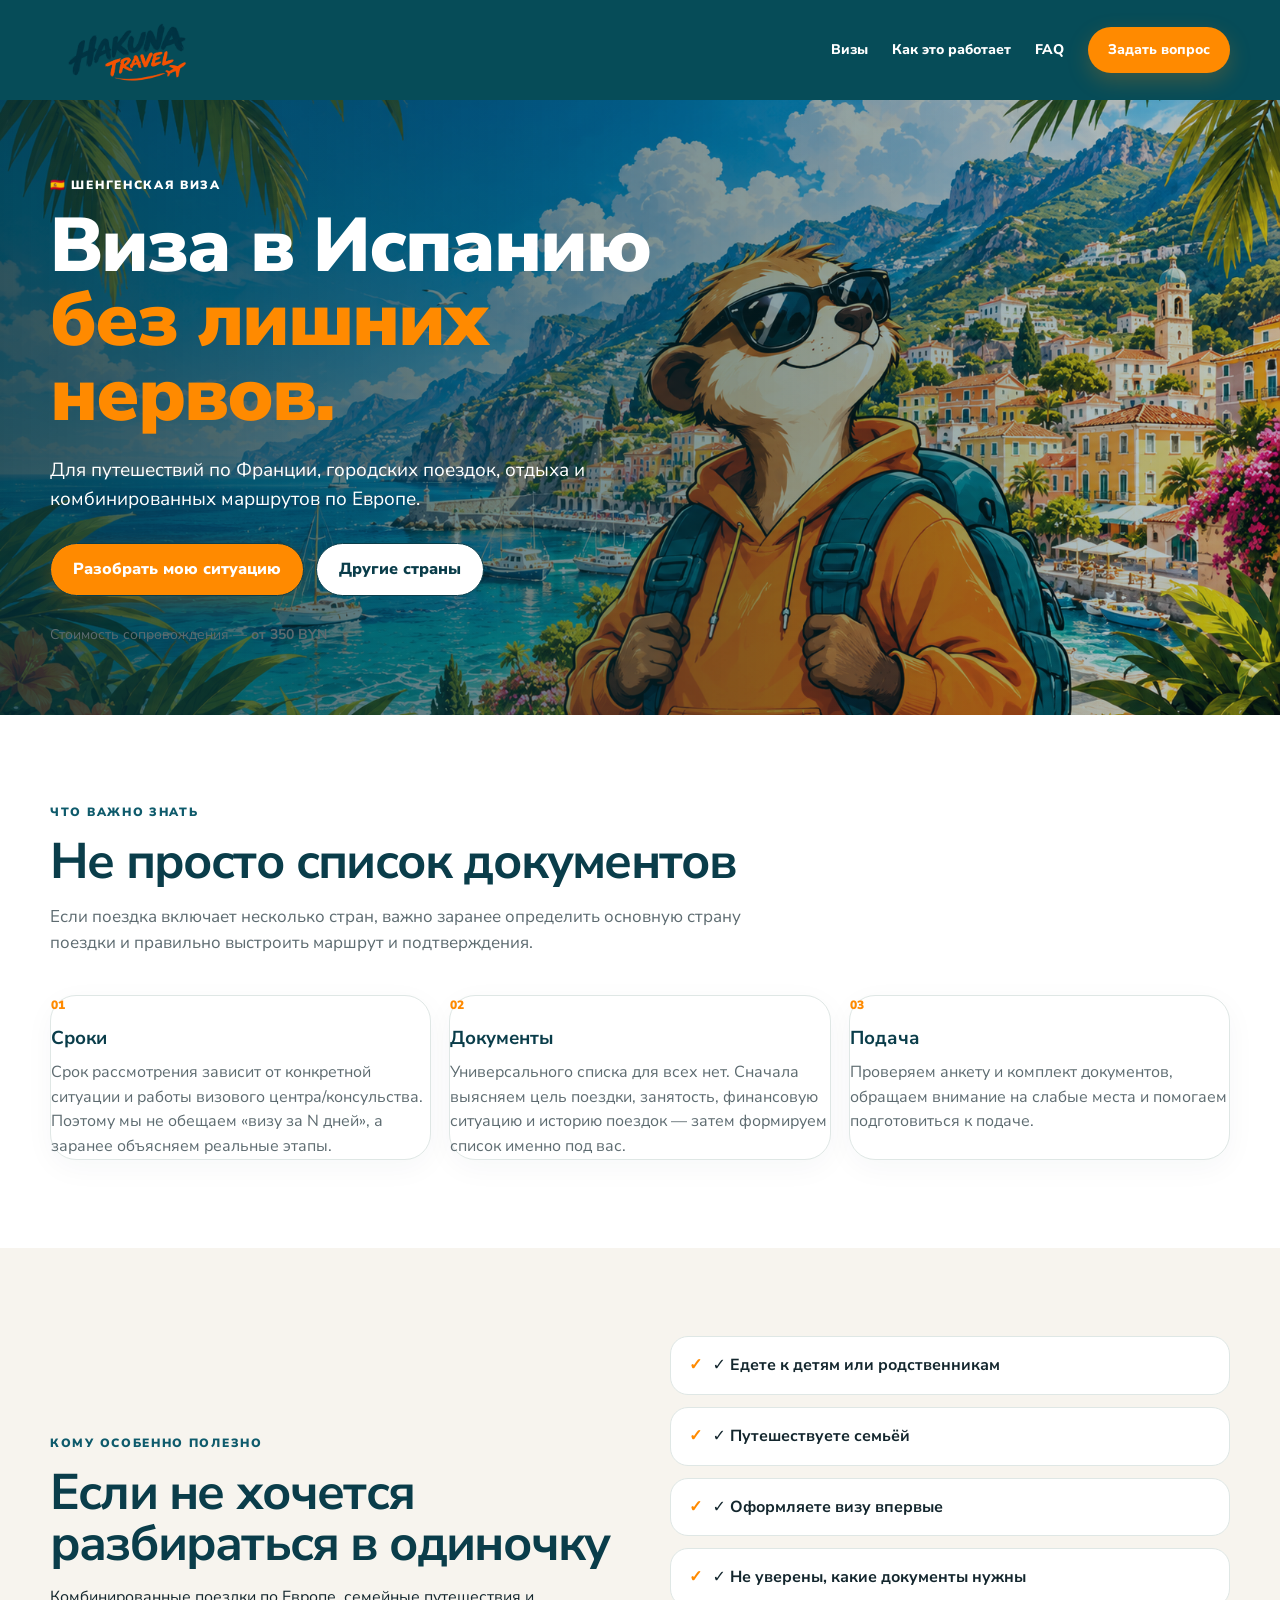
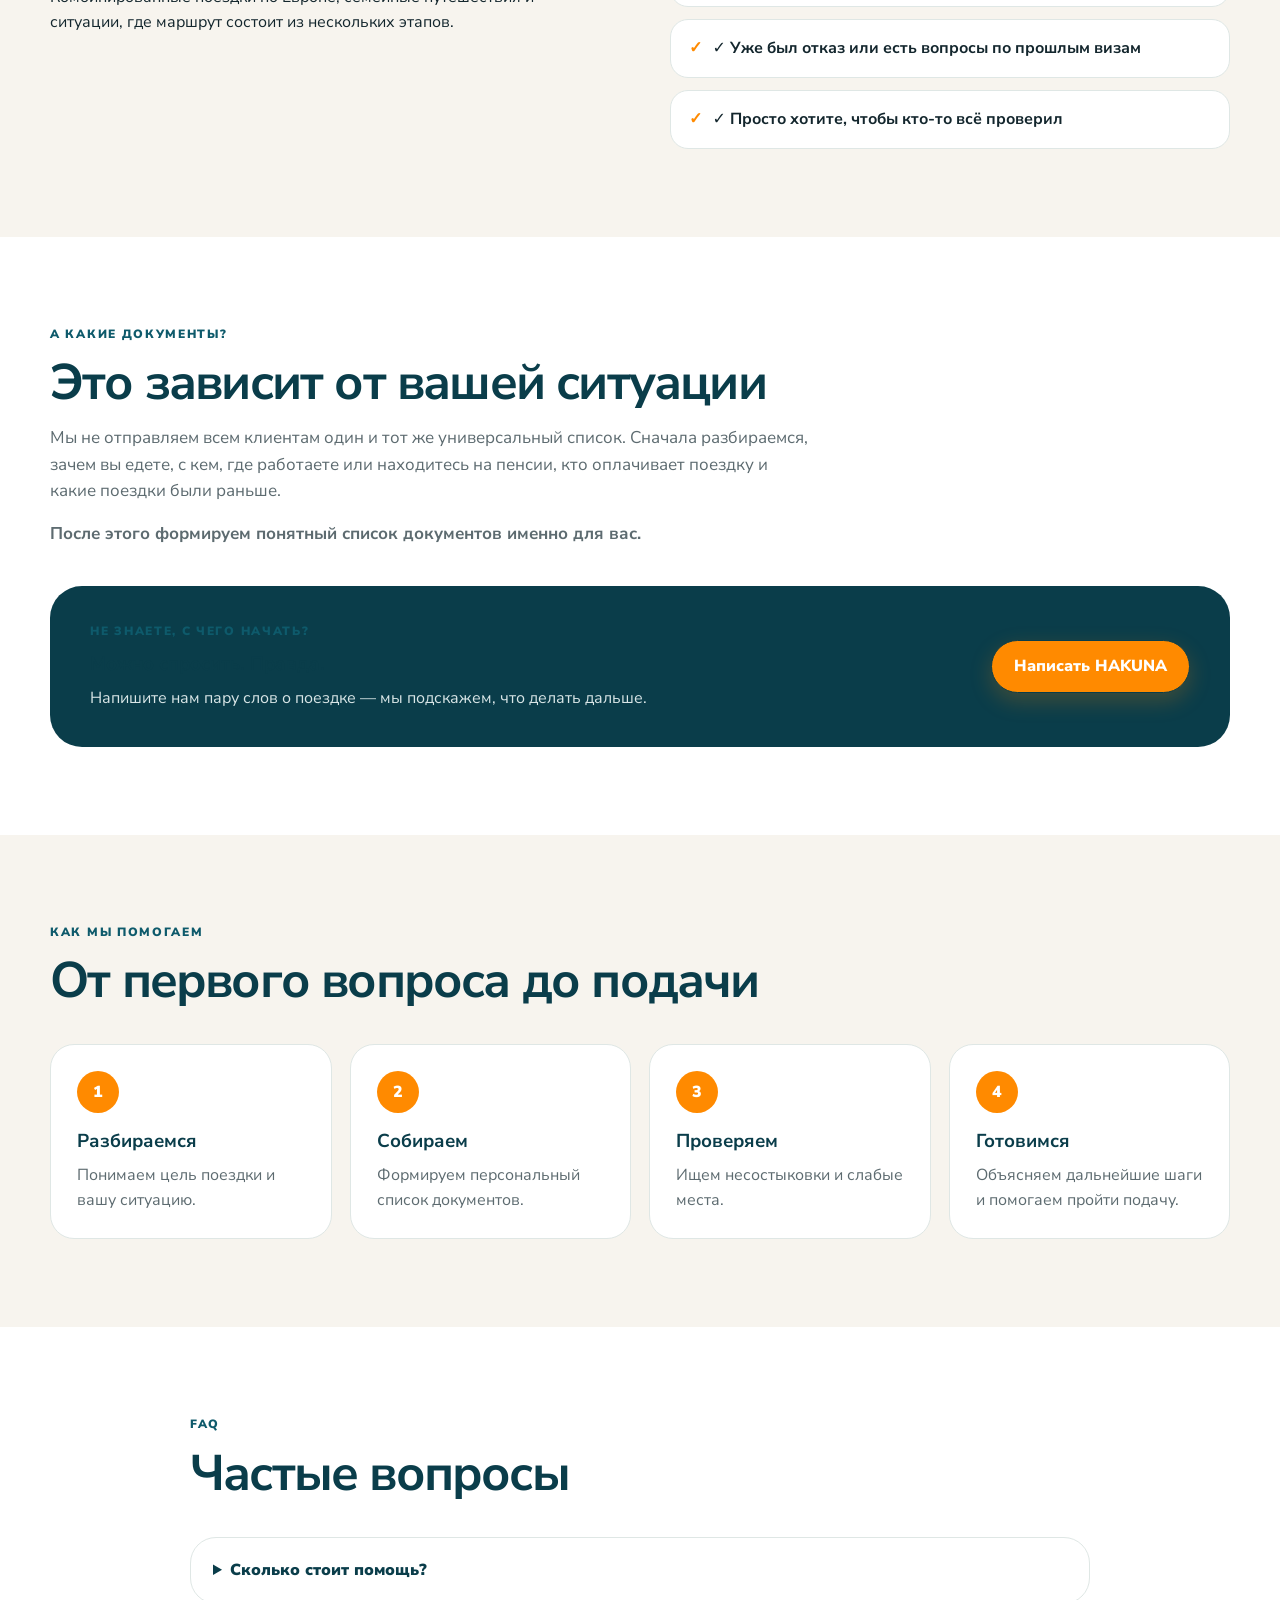
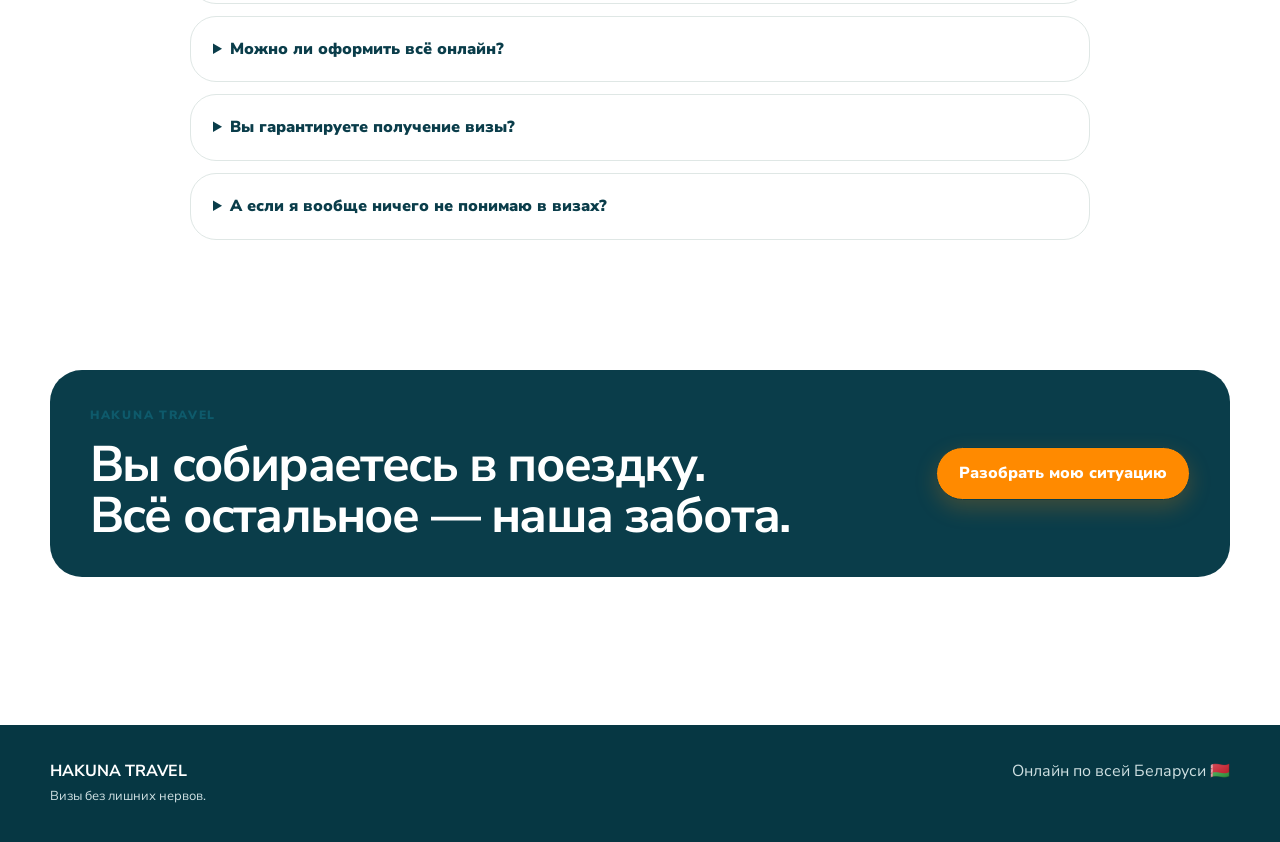
<file: spain.html>
<!doctype html>
<html lang="ru">
<head>
<meta charset="utf-8">
<meta name="viewport" content="width=device-width,initial-scale=1">
<title>Виза в Испанию — HAKUNA TRAVEL</title>
<meta name="description" content="Помощь с визой в Испанию. Разбираем ситуацию, помогаем подготовить документы и пройти процесс без лишних нервов.">
<link rel="stylesheet" href="assets/css/style.css">
</head>
<body>
<header class="site-header"><div class="container nav"><a class="brand" href="index.html" aria-label="HAKUNA TRAVEL">HAKUNA TRAVEL</a><nav><a href="index.html#visas">Визы</a><a href="index.html#process">Как это работает</a><a href="index.html#faq">FAQ</a><a class="nav-cta" href="index.html#contact">Задать вопрос</a></nav><button class="menu-btn">☰</button></div></header>

<main>
<section class="hero country-hero" style="background-image:linear-gradient(90deg,rgba(4,48,57,.80),rgba(4,48,57,.24)),url('assets/img/country-spain-placeholder.png')">
  <div class="container hero-grid">
    <div>
      <div class="eyebrow">🇪🇸 ШЕНГЕНСКАЯ ВИЗА</div>
      <h1>Виза в Испанию<br><span>без лишних нервов.</span></h1>
      <p class="lead">Для путешествий по Франции, городских поездок, отдыха и комбинированных маршрутов по Европе.</p>
      <div class="hero-actions">
        <a class="btn btn-primary" href="index.html#contact">Разобрать мою ситуацию</a>
        <a class="btn btn-secondary" href="index.html#visas">Другие страны</a>
      </div>
      <div class="price-note">Стоимость сопровождения — <strong>от 350 BYN</strong></div>
    </div>
  </div>
</section>

<section class="section">
  <div class="container">
    <div class="section-heading">
      <div class="eyebrow">ЧТО ВАЖНО ЗНАТЬ</div>
      <h2>Не просто список документов</h2>
      <p>Если поездка включает несколько стран, важно заранее определить основную страну поездки и правильно выстроить маршрут и подтверждения.</p>
    </div>
    <div class="cards-3">
      <article class="info-card">
        <div class="card-kicker">01</div>
        <h3>Сроки</h3>
        <p>Срок рассмотрения зависит от конкретной ситуации и работы визового центра/консульства. Поэтому мы не обещаем «визу за N дней», а заранее объясняем реальные этапы.</p>
      </article>
      <article class="info-card">
        <div class="card-kicker">02</div>
        <h3>Документы</h3>
        <p>Универсального списка для всех нет. Сначала выясняем цель поездки, занятость, финансовую ситуацию и историю поездок — затем формируем список именно под вас.</p>
      </article>
      <article class="info-card">
        <div class="card-kicker">03</div>
        <h3>Подача</h3>
        <p>Проверяем анкету и комплект документов, обращаем внимание на слабые места и помогаем подготовиться к подаче.</p>
      </article>
    </div>
  </div>
</section>

<section class="section section-alt">
  <div class="container two-col">
    <div>
      <div class="eyebrow">КОМУ ОСОБЕННО ПОЛЕЗНО</div>
      <h2>Если не хочется разбираться в одиночку</h2>
      <p>Комбинированные поездки по Европе, семейные путешествия и ситуации, где маршрут состоит из нескольких этапов.</p>
    </div>
    <div class="check-list">
      <div>✓ Едете к детям или родственникам</div>
      <div>✓ Путешествуете семьёй</div>
      <div>✓ Оформляете визу впервые</div>
      <div>✓ Не уверены, какие документы нужны</div>
      <div>✓ Уже был отказ или есть вопросы по прошлым визам</div>
      <div>✓ Просто хотите, чтобы кто-то всё проверил</div>
    </div>
  </div>
</section>

<section class="section">
  <div class="container">
    <div class="section-heading">
      <div class="eyebrow">А КАКИЕ ДОКУМЕНТЫ?</div>
      <h2>Это зависит от вашей ситуации</h2>
      <p>Мы не отправляем всем клиентам один и тот же универсальный список. Сначала разбираемся, зачем вы едете, с кем, где работаете или находитесь на пенсии, кто оплачивает поездку и какие поездки были раньше.</p>
      <p><strong>После этого формируем понятный список документов именно для вас.</strong></p>
    </div>
    <div class="cta-box">
      <div>
        <div class="eyebrow">НЕ ЗНАЕТЕ, С ЧЕГО НАЧАТЬ?</div>
        <h3>Можно спросить. Правда.</h3>
        <p>Напишите нам пару слов о поездке — мы подскажем, что делать дальше.</p>
      </div>
      <a class="btn btn-primary" href="index.html#contact">Написать HAKUNA</a>
    </div>
  </div>
</section>

<section class="section section-alt">
  <div class="container">
    <div class="section-heading">
      <div class="eyebrow">КАК МЫ ПОМОГАЕМ</div>
      <h2>От первого вопроса до подачи</h2>
    </div>
    <div class="steps">
      <div class="step"><span>1</span><h3>Разбираемся</h3><p>Понимаем цель поездки и вашу ситуацию.</p></div>
      <div class="step"><span>2</span><h3>Собираем</h3><p>Формируем персональный список документов.</p></div>
      <div class="step"><span>3</span><h3>Проверяем</h3><p>Ищем несостыковки и слабые места.</p></div>
      <div class="step"><span>4</span><h3>Готовимся</h3><p>Объясняем дальнейшие шаги и помогаем пройти подачу.</p></div>
    </div>
  </div>
</section>

<section class="section">
  <div class="container faq">
    <div class="section-heading">
      <div class="eyebrow">FAQ</div>
      <h2>Частые вопросы</h2>
    </div>
    <details><summary>Сколько стоит помощь?</summary><p>Сопровождение по Испания — от 350 BYN. Точная стоимость и состав работы зависят от вашей ситуации.</p></details>
    <details><summary>Можно ли оформить всё онлайн?</summary><p>Да. Первичное общение и подготовка могут проходить онлайн по всей Беларуси. Если для подачи потребуется личное присутствие, мы заранее объясним, где и что нужно сделать.</p></details>
    <details><summary>Вы гарантируете получение визы?</summary><p>Нет — решение принимает консульство. Мы гарантируем другое: внимательно разобраться в вашей ситуации, подготовить документы и честно сказать, где есть риски.</p></details>
    <details><summary>А если я вообще ничего не понимаю в визах?</summary><p>Именно для этого мы и нужны. Можно начать с простого сообщения: куда хотите поехать, зачем и когда примерно.</p></details>
  </div>
</section>

<section class="section final-cta">
  <div class="container">
    <div class="cta-box">
      <div>
        <div class="eyebrow">HAKUNA TRAVEL</div>
        <h2>Вы собираетесь в поездку.<br>Всё остальное — наша забота.</h2>
      </div>
      <a class="btn btn-primary" href="index.html#contact">Разобрать мою ситуацию</a>
    </div>
  </div>
</section>
</main>

<footer class="site-footer">
  <div class="container footer-inner">
    <div><strong>HAKUNA TRAVEL</strong><br><span>Визы без лишних нервов.</span></div>
    <div>Онлайн по всей Беларуси 🇧🇾</div>
  </div>
</footer>
<script src="assets/js/main.js"></script></body>
</html>
</file>
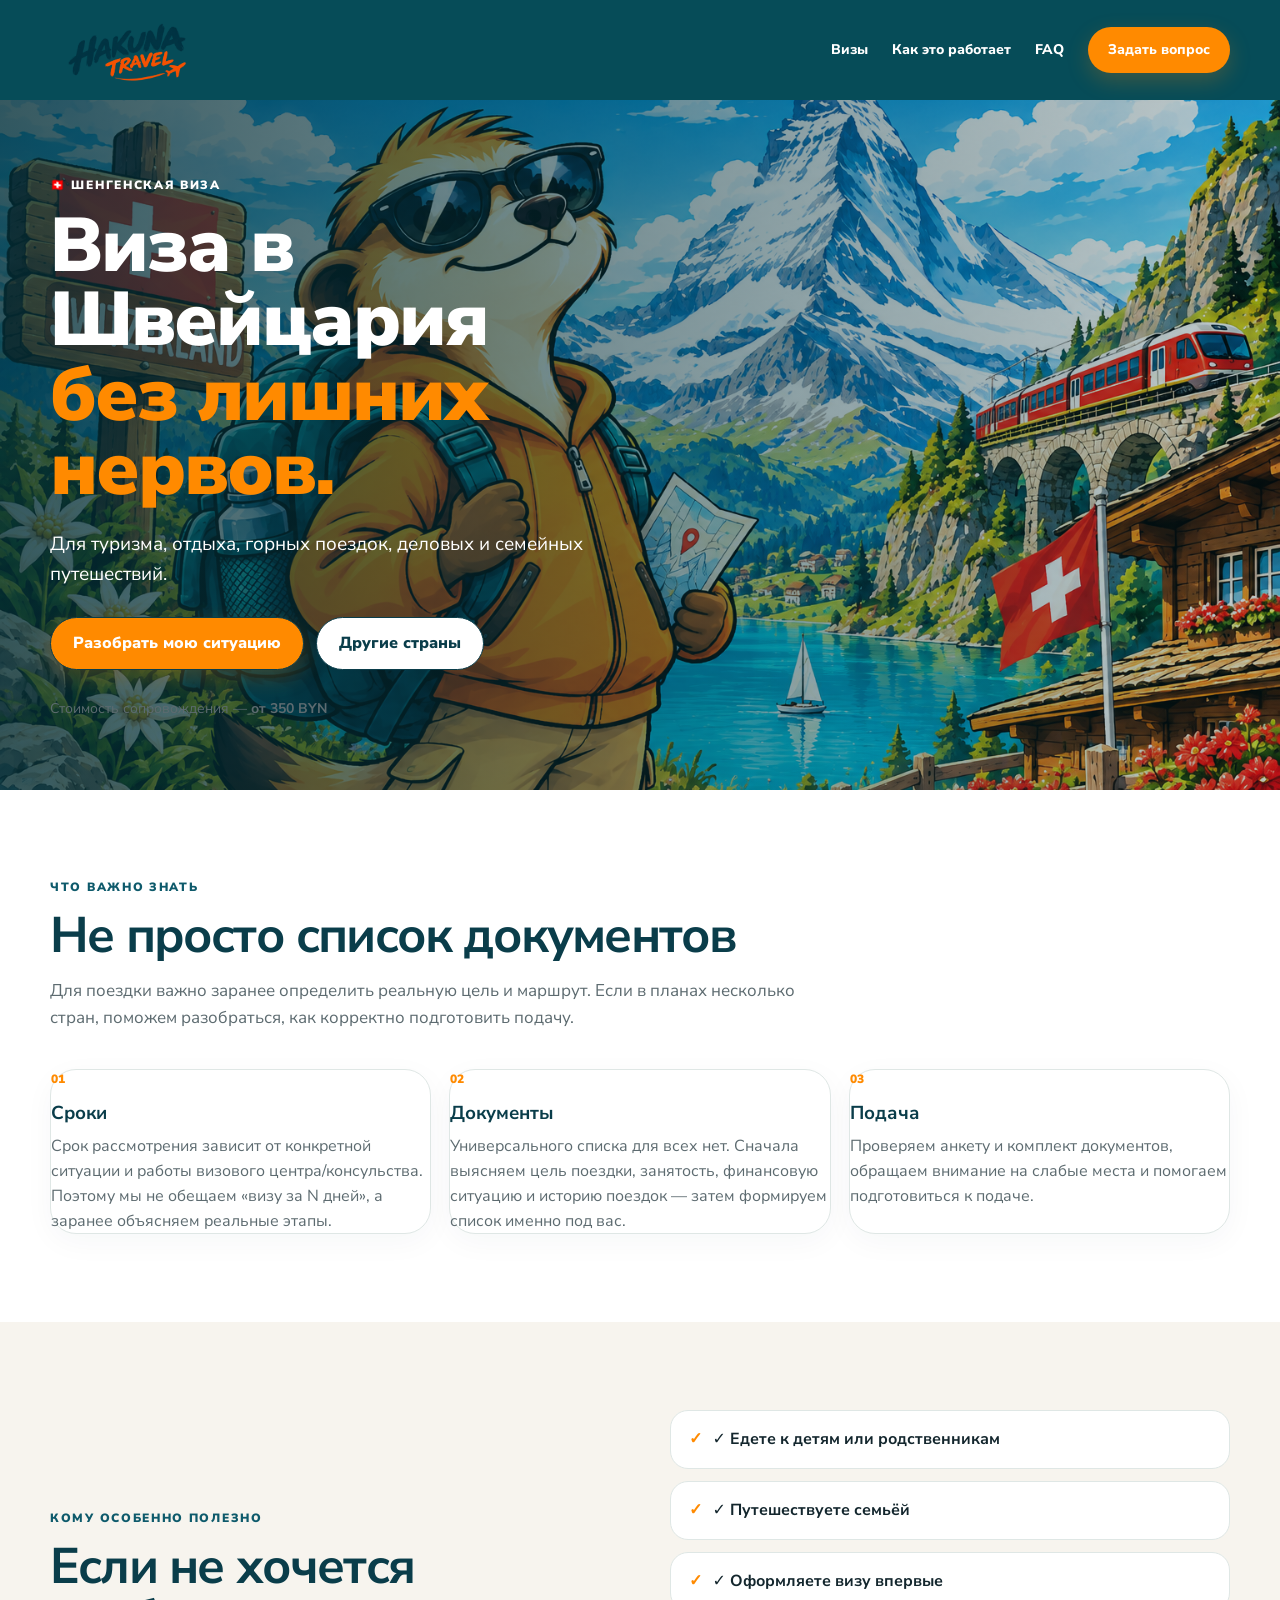
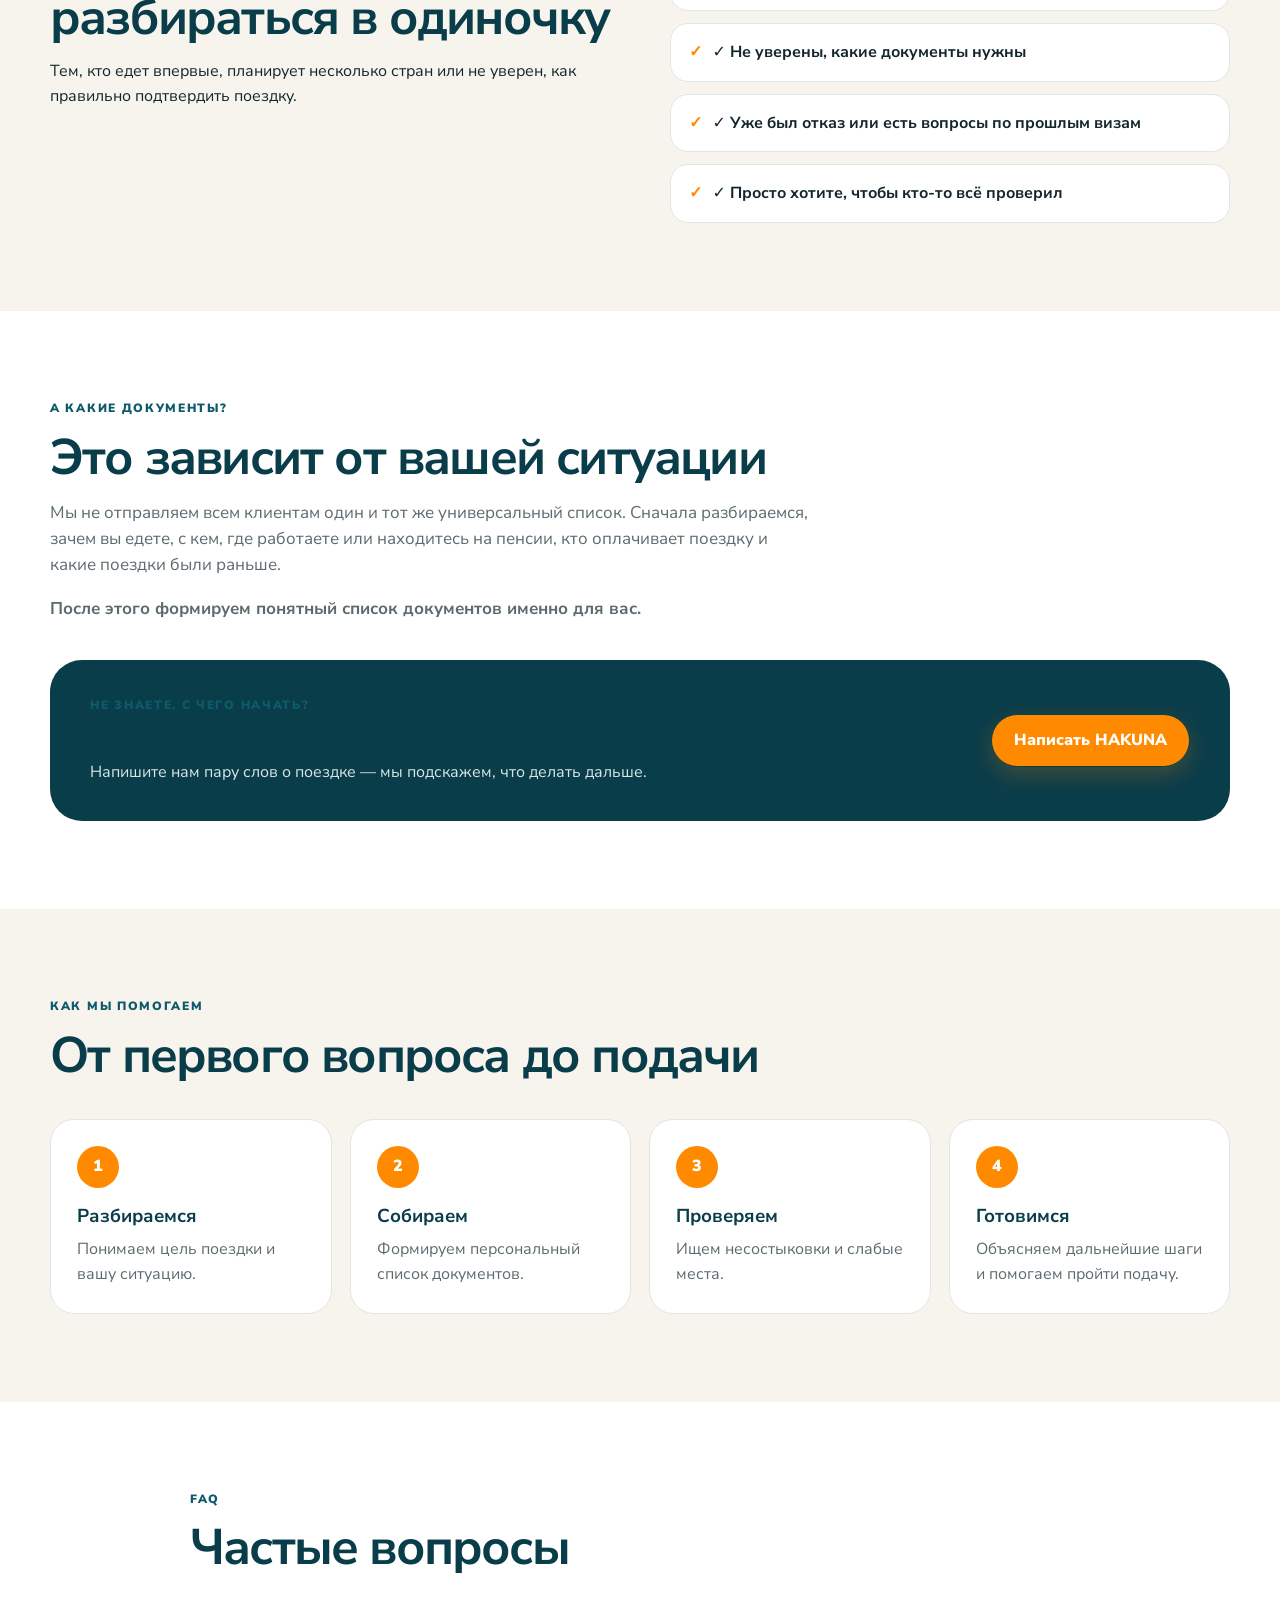
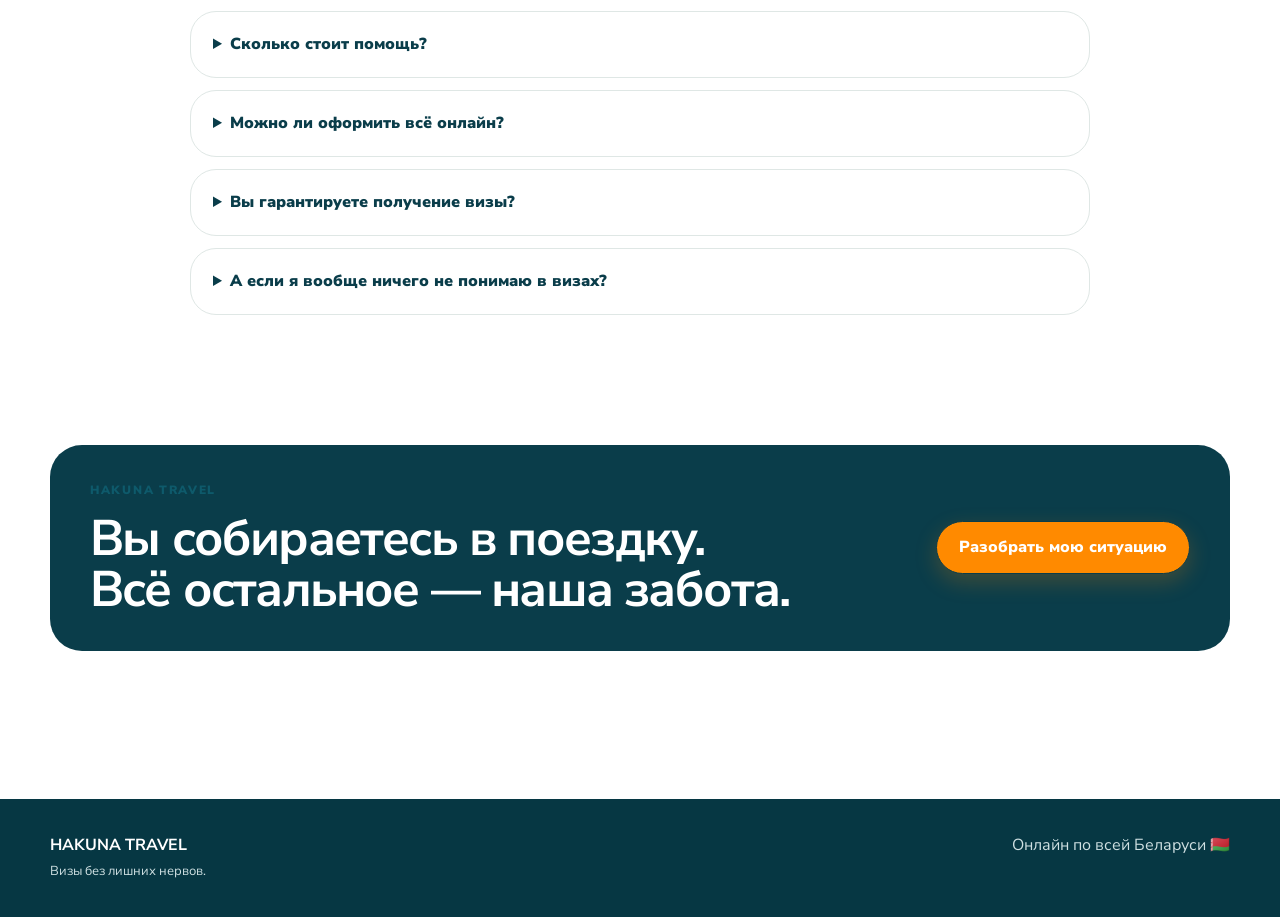
<file: switzerland.html>
<!doctype html>
<html lang="ru">
<head>
<meta charset="utf-8">
<meta name="viewport" content="width=device-width,initial-scale=1">
<title>Виза в Швейцария — HAKUNA TRAVEL</title>
<meta name="description" content="Помощь с визой в Швейцария. Разбираем ситуацию, помогаем подготовить документы и пройти процесс без лишних нервов.">
<link rel="stylesheet" href="assets/css/style.css">
</head>
<body>
<header class="site-header"><div class="container nav"><a class="brand" href="index.html" aria-label="HAKUNA TRAVEL">HAKUNA TRAVEL</a><nav><a href="index.html#visas">Визы</a><a href="index.html#process">Как это работает</a><a href="index.html#faq">FAQ</a><a class="nav-cta" href="index.html#contact">Задать вопрос</a></nav><button class="menu-btn">☰</button></div></header>

<main>
<section class="hero country-hero" style="background-image:linear-gradient(90deg,rgba(4,48,57,.80),rgba(4,48,57,.24)),url('assets/img/country-switzerland.png')">
  <div class="container hero-grid">
    <div>
      <div class="eyebrow">🇨🇭 ШЕНГЕНСКАЯ ВИЗА</div>
      <h1>Виза в Швейцария<br><span>без лишних нервов.</span></h1>
      <p class="lead">Для туризма, отдыха, горных поездок, деловых и семейных путешествий.</p>
      <div class="hero-actions">
        <a class="btn btn-primary" href="index.html#contact">Разобрать мою ситуацию</a>
        <a class="btn btn-secondary" href="index.html#visas">Другие страны</a>
      </div>
      <div class="price-note">Стоимость сопровождения — <strong>от 350 BYN</strong></div>
    </div>
  </div>
</section>

<section class="section">
  <div class="container">
    <div class="section-heading">
      <div class="eyebrow">ЧТО ВАЖНО ЗНАТЬ</div>
      <h2>Не просто список документов</h2>
      <p>Для поездки важно заранее определить реальную цель и маршрут. Если в планах несколько стран, поможем разобраться, как корректно подготовить подачу.</p>
    </div>
    <div class="cards-3">
      <article class="info-card">
        <div class="card-kicker">01</div>
        <h3>Сроки</h3>
        <p>Срок рассмотрения зависит от конкретной ситуации и работы визового центра/консульства. Поэтому мы не обещаем «визу за N дней», а заранее объясняем реальные этапы.</p>
      </article>
      <article class="info-card">
        <div class="card-kicker">02</div>
        <h3>Документы</h3>
        <p>Универсального списка для всех нет. Сначала выясняем цель поездки, занятость, финансовую ситуацию и историю поездок — затем формируем список именно под вас.</p>
      </article>
      <article class="info-card">
        <div class="card-kicker">03</div>
        <h3>Подача</h3>
        <p>Проверяем анкету и комплект документов, обращаем внимание на слабые места и помогаем подготовиться к подаче.</p>
      </article>
    </div>
  </div>
</section>

<section class="section section-alt">
  <div class="container two-col">
    <div>
      <div class="eyebrow">КОМУ ОСОБЕННО ПОЛЕЗНО</div>
      <h2>Если не хочется разбираться в одиночку</h2>
      <p>Тем, кто едет впервые, планирует несколько стран или не уверен, как правильно подтвердить поездку.</p>
    </div>
    <div class="check-list">
      <div>✓ Едете к детям или родственникам</div>
      <div>✓ Путешествуете семьёй</div>
      <div>✓ Оформляете визу впервые</div>
      <div>✓ Не уверены, какие документы нужны</div>
      <div>✓ Уже был отказ или есть вопросы по прошлым визам</div>
      <div>✓ Просто хотите, чтобы кто-то всё проверил</div>
    </div>
  </div>
</section>

<section class="section">
  <div class="container">
    <div class="section-heading">
      <div class="eyebrow">А КАКИЕ ДОКУМЕНТЫ?</div>
      <h2>Это зависит от вашей ситуации</h2>
      <p>Мы не отправляем всем клиентам один и тот же универсальный список. Сначала разбираемся, зачем вы едете, с кем, где работаете или находитесь на пенсии, кто оплачивает поездку и какие поездки были раньше.</p>
      <p><strong>После этого формируем понятный список документов именно для вас.</strong></p>
    </div>
    <div class="cta-box">
      <div>
        <div class="eyebrow">НЕ ЗНАЕТЕ, С ЧЕГО НАЧАТЬ?</div>
        <h3>Можно спросить. Правда.</h3>
        <p>Напишите нам пару слов о поездке — мы подскажем, что делать дальше.</p>
      </div>
      <a class="btn btn-primary" href="index.html#contact">Написать HAKUNA</a>
    </div>
  </div>
</section>

<section class="section section-alt">
  <div class="container">
    <div class="section-heading">
      <div class="eyebrow">КАК МЫ ПОМОГАЕМ</div>
      <h2>От первого вопроса до подачи</h2>
    </div>
    <div class="steps">
      <div class="step"><span>1</span><h3>Разбираемся</h3><p>Понимаем цель поездки и вашу ситуацию.</p></div>
      <div class="step"><span>2</span><h3>Собираем</h3><p>Формируем персональный список документов.</p></div>
      <div class="step"><span>3</span><h3>Проверяем</h3><p>Ищем несостыковки и слабые места.</p></div>
      <div class="step"><span>4</span><h3>Готовимся</h3><p>Объясняем дальнейшие шаги и помогаем пройти подачу.</p></div>
    </div>
  </div>
</section>

<section class="section">
  <div class="container faq">
    <div class="section-heading">
      <div class="eyebrow">FAQ</div>
      <h2>Частые вопросы</h2>
    </div>
    <details><summary>Сколько стоит помощь?</summary><p>Сопровождение по Швейцария — от 350 BYN. Точная стоимость и состав работы зависят от вашей ситуации.</p></details>
    <details><summary>Можно ли оформить всё онлайн?</summary><p>Да. Первичное общение и подготовка могут проходить онлайн по всей Беларуси. Если для подачи потребуется личное присутствие, мы заранее объясним, где и что нужно сделать.</p></details>
    <details><summary>Вы гарантируете получение визы?</summary><p>Нет — решение принимает консульство. Мы гарантируем другое: внимательно разобраться в вашей ситуации, подготовить документы и честно сказать, где есть риски.</p></details>
    <details><summary>А если я вообще ничего не понимаю в визах?</summary><p>Именно для этого мы и нужны. Можно начать с простого сообщения: куда хотите поехать, зачем и когда примерно.</p></details>
  </div>
</section>

<section class="section final-cta">
  <div class="container">
    <div class="cta-box">
      <div>
        <div class="eyebrow">HAKUNA TRAVEL</div>
        <h2>Вы собираетесь в поездку.<br>Всё остальное — наша забота.</h2>
      </div>
      <a class="btn btn-primary" href="index.html#contact">Разобрать мою ситуацию</a>
    </div>
  </div>
</section>
</main>

<footer class="site-footer">
  <div class="container footer-inner">
    <div><strong>HAKUNA TRAVEL</strong><br><span>Визы без лишних нервов.</span></div>
    <div>Онлайн по всей Беларуси 🇧🇾</div>
  </div>
</footer>
<script src="assets/js/main.js"></script></body>
</html>
</file>
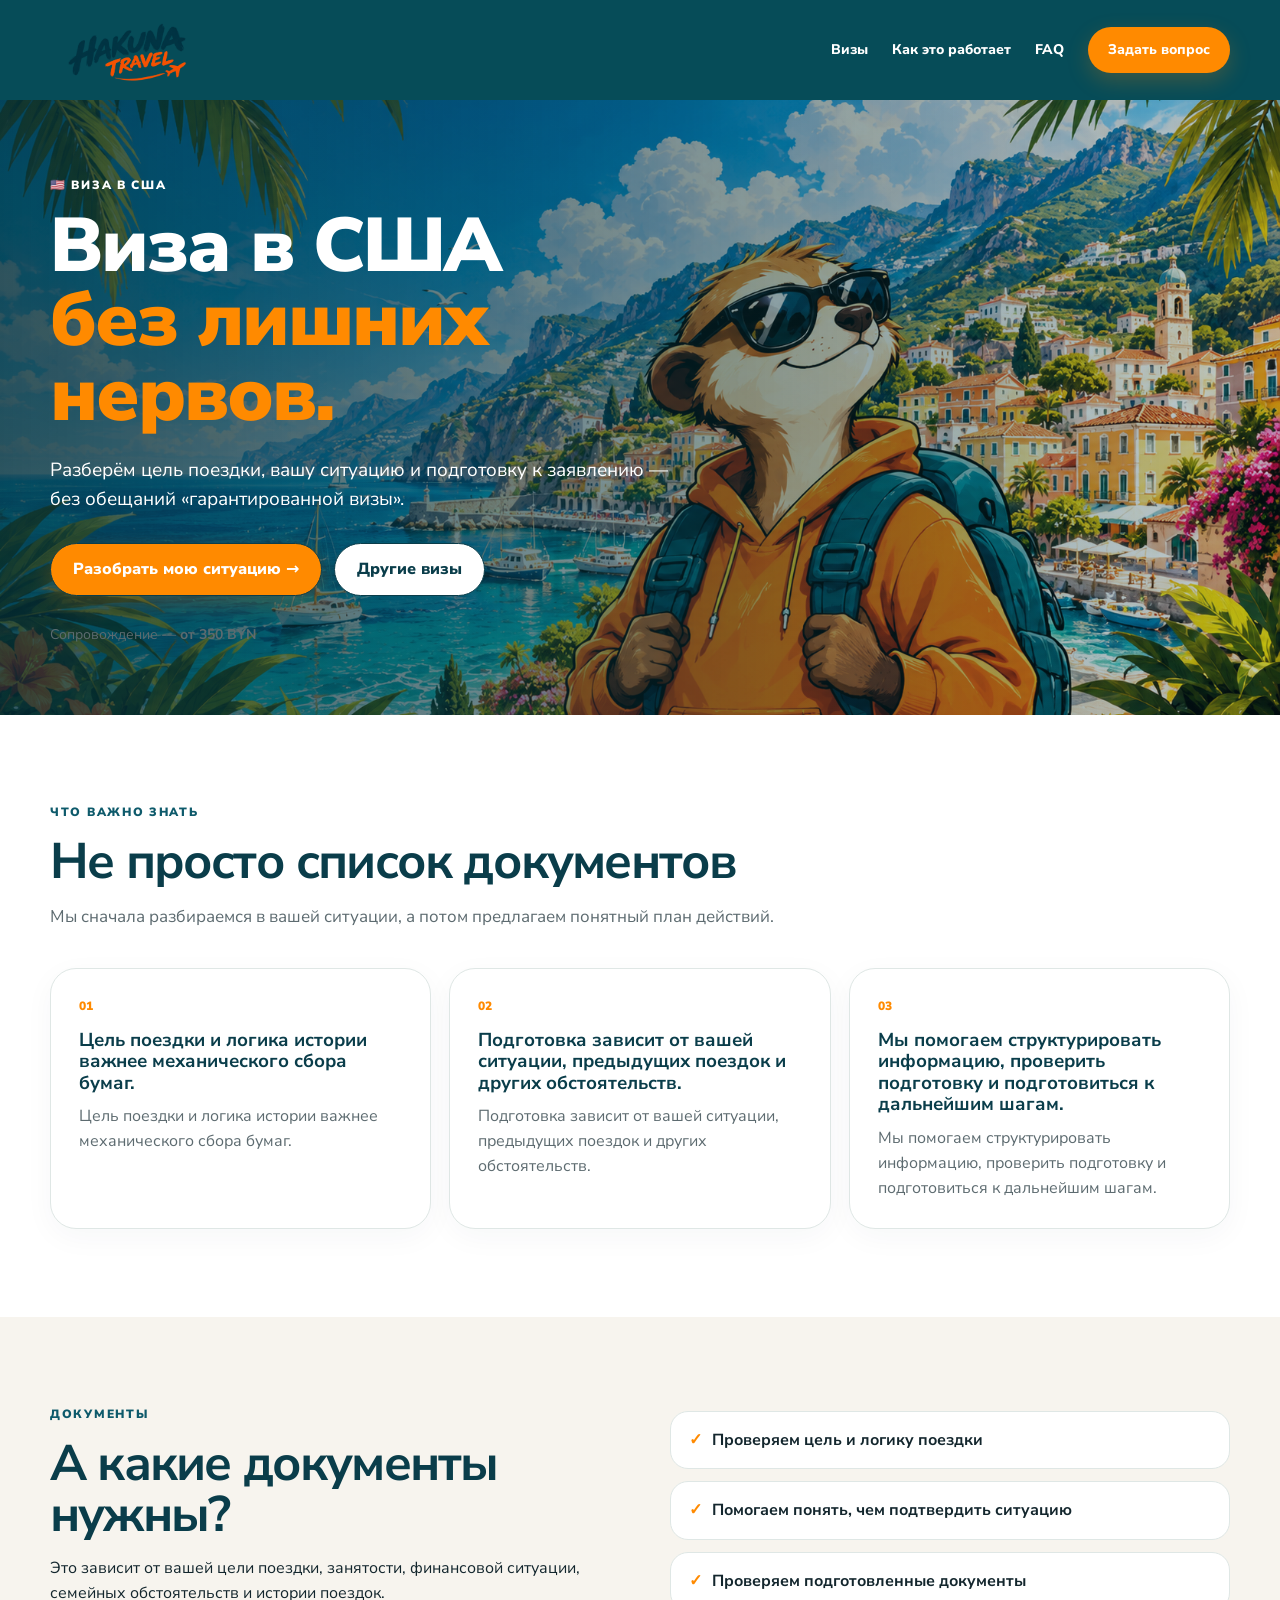
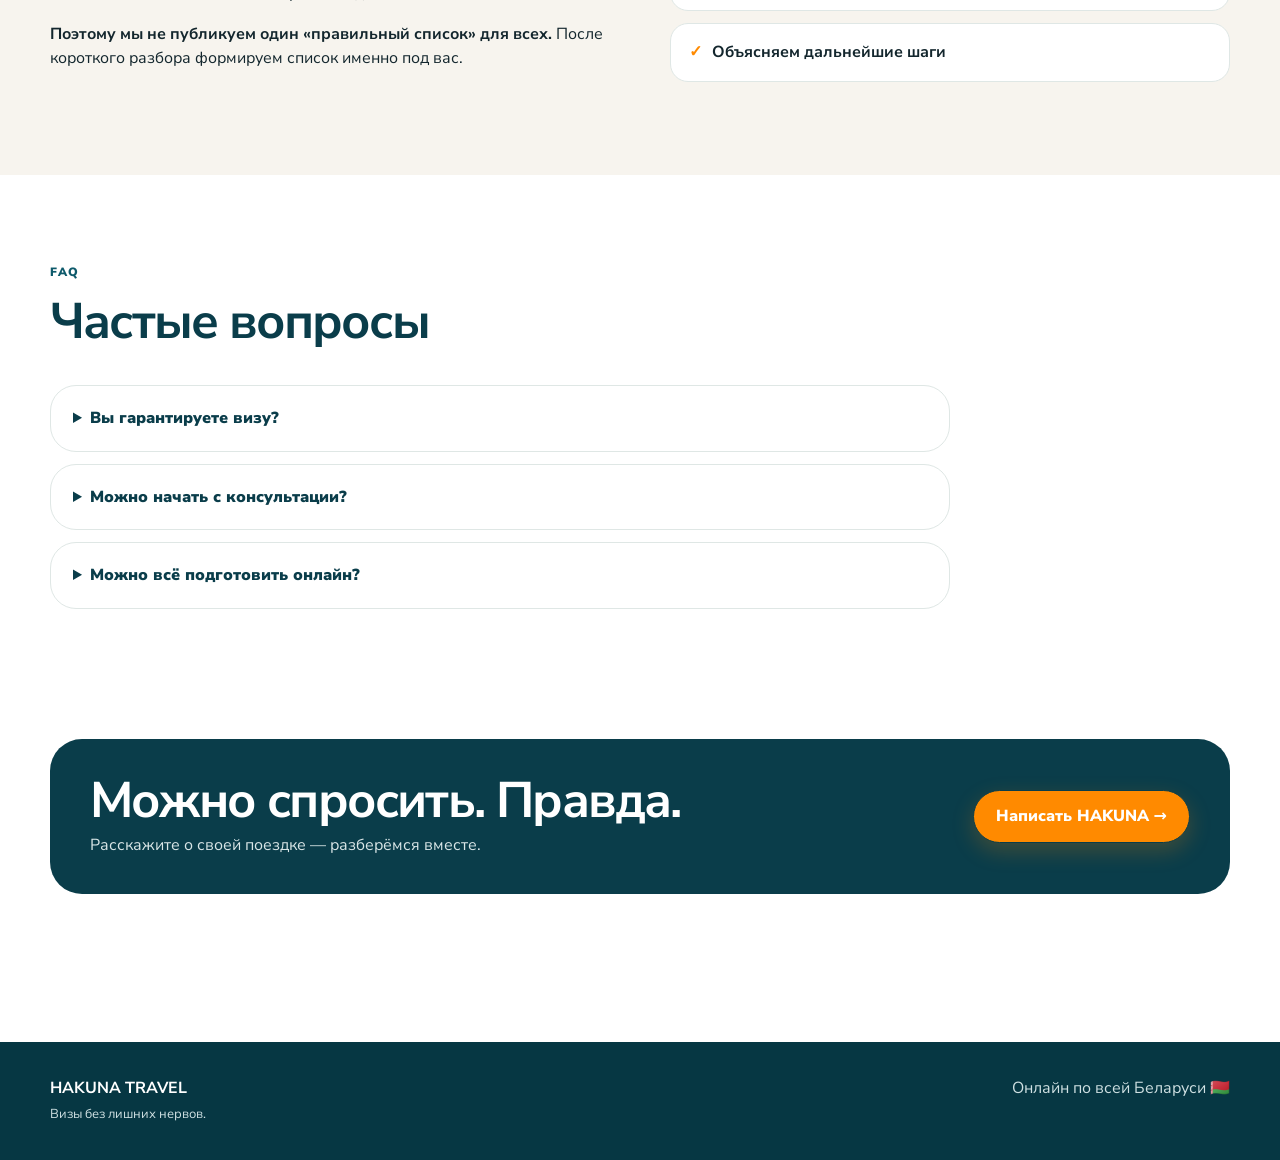
<file: usa.html>
<!doctype html><html lang="ru"><head><meta charset="utf-8"><meta name="viewport" content="width=device-width,initial-scale=1"><title>Виза в США — HAKUNA TRAVEL</title><meta name="description" content="Виза в США. HAKUNA TRAVEL — помощь с подготовкой и сопровождением."><link rel="stylesheet" href="assets/css/style.css"></head><body>
<header class="site-header"><div class="container nav"><a class="brand" href="index.html" aria-label="HAKUNA TRAVEL">HAKUNA TRAVEL</a><nav><a href="index.html#visas">Визы</a><a href="index.html#process">Как это работает</a><a href="index.html#faq">FAQ</a><a class="nav-cta" href="index.html#contact">Задать вопрос</a></nav><button class="menu-btn">☰</button></div></header>
<main>
<section class="country-hero"><div class="container hero-grid"><div><div class="eyebrow">🇺🇸 ВИЗА В США</div><h1>Виза в США<br><span>без лишних нервов.</span></h1><p class="lead">Разберём цель поездки, вашу ситуацию и подготовку к заявлению — без обещаний «гарантированной визы».</p><div class="hero-actions"><a class="btn btn-primary" href="index.html#contact">Разобрать мою ситуацию →</a><a class="btn btn-secondary" href="index.html#visas">Другие визы</a></div><div class="price-note">Сопровождение — <strong>от 350 BYN</strong></div></div>
  </div>
</section>
<section class="section"><div class="container"><div class="section-heading"><div class="eyebrow">ЧТО ВАЖНО ЗНАТЬ</div><h2>Не просто список документов</h2><p>Мы сначала разбираемся в вашей ситуации, а потом предлагаем понятный план действий.</p></div><div class="cards-3"><article class="card"><div class="card-kicker">01</div><h3>Цель поездки и логика истории важнее механического сбора бумаг.</h3><p>Цель поездки и логика истории важнее механического сбора бумаг.</p></article><article class="card"><div class="card-kicker">02</div><h3>Подготовка зависит от вашей ситуации, предыдущих поездок и других обстоятельств.</h3><p>Подготовка зависит от вашей ситуации, предыдущих поездок и других обстоятельств.</p></article><article class="card"><div class="card-kicker">03</div><h3>Мы помогаем структурировать информацию, проверить подготовку и подготовиться к дальнейшим шагам.</h3><p>Мы помогаем структурировать информацию, проверить подготовку и подготовиться к дальнейшим шагам.</p></article></div></div></section>
<section class="section section-alt"><div class="container two-col"><div><div class="eyebrow">ДОКУМЕНТЫ</div><h2>А какие документы нужны?</h2><p>Это зависит от вашей цели поездки, занятости, финансовой ситуации, семейных обстоятельств и истории поездок.</p><p><strong>Поэтому мы не публикуем один «правильный список» для всех.</strong> После короткого разбора формируем список именно под вас.</p></div><div class="check-list"><div>Проверяем цель и логику поездки</div><div>Помогаем понять, чем подтвердить ситуацию</div><div>Проверяем подготовленные документы</div><div>Объясняем дальнейшие шаги</div></div></div></section>
<section class="section"><div class="container"><div class="section-heading"><div class="eyebrow">FAQ</div><h2>Частые вопросы</h2></div><div class="faq"><details><summary>Вы гарантируете визу?</summary><p>Нет. Решение принимает уполномоченный орган. Мы честно оцениваем ситуацию и помогаем подготовиться.</p></details><details><summary>Можно начать с консультации?</summary><p>Да. Напишите нам, куда хотите поехать и что вас беспокоит — начнём с этого.</p></details><details><summary>Можно всё подготовить онлайн?</summary><p>Большая часть общения и подготовки проходит онлайн по всей Беларуси. Если понадобится личное присутствие, объясним дальнейшие шаги.</p></details></div></div></section>
<section class="section final-cta"><div class="container"><div class="cta-box"><div><h2>Можно спросить. Правда.</h2><p>Расскажите о своей поездке — разберёмся вместе.</p></div><a class="btn btn-primary" href="index.html#contact">Написать HAKUNA →</a></div></div></section>
</main><footer class="site-footer"><div class="container footer-inner"><div><strong>HAKUNA TRAVEL</strong><br><span>Визы без лишних нервов.</span></div><div>Онлайн по всей Беларуси 🇧🇾</div></div></footer><script src="assets/js/main.js"></script></body></html>
</file>
<file: assets/css/style.css>
@import url("https://fonts.googleapis.com/css2?family=Nunito:wght@400;500;600;700;800;900&family=Nunito+Sans:wght@400;500;600;700;800;900&display=swap");

:root{
  --navy:#0A3D4A;
  --deep:#063743;
  --teal:#0E5A6B;
  --orange:#FF8A00;
  --gold:#FFC943;
  --cream:#EDE7DC;
  --white:#FFFFFF;
  --ink:#13262d;
  --muted:#5d6b70;
  --line:#dfe7e5;
  --soft:#f7f4ee;
  --mint:#edf6f2;
  --shadow:0 18px 50px rgba(6,55,67,.10);
  --radius:26px;
}
*{box-sizing:border-box}
html{scroll-behavior:smooth}
body{margin:0;font-family:"Nunito Sans","Nunito",system-ui,-apple-system,BlinkMacSystemFont,"Segoe UI",sans-serif;color:var(--ink);background:#fff;line-height:1.55}
a{color:inherit}
img{max-width:100%;display:block}
.container{width:min(1180px,calc(100% - 40px));margin:auto}
.site-header{position:relative;top:auto;left:auto;width:100%;z-index:50;background:#064c58;border-bottom:0;backdrop-filter:none;margin:0}
.nav{height:100px;display:flex;align-items:center;justify-content:space-between;gap:24px}
.brand{display:block;width:235px;height:78px;flex:0 0 auto;background:url("../img/logo-hakuna.png") left center/contain no-repeat;font-size:0;text-decoration:none}
.brand span{display:none}
.nav nav{display:flex;align-items:center;gap:24px;font-size:14px;font-weight:800;color:#fff}
.nav nav a{text-decoration:none}
.nav nav a:hover{color:var(--orange)}
.nav-cta,.btn-primary{background:var(--orange);color:#fff!important;border-radius:999px;padding:12px 20px;box-shadow:0 8px 22px rgba(255,138,0,.22)}
.menu-btn{display:none;border:0;background:none;font-size:26px}
.hero{overflow:hidden}
.hero-main{background:linear-gradient(90deg,rgba(4,48,57,.78) 0%,rgba(4,48,57,.34) 58%,rgba(4,48,57,.04) 100%),url("../img/travel-panorama.png") center/cover no-repeat;min-height:680px;padding:76px 0 70px;color:#fff}
.hero-grid{display:grid;grid-template-columns:1.15fr .85fr;gap:44px;align-items:center}
.eyebrow{font-size:12px;font-weight:900;letter-spacing:1.7px;color:var(--teal);text-transform:uppercase;margin-bottom:14px}
h1{font-size:clamp(46px,6vw,76px);line-height:.98;letter-spacing:-2px;margin:0 0 24px;color:inherit;font-weight:900}
h1 span,h2 span{color:var(--orange)}.hero-main .eyebrow,.hero-main .lead{color:#fff}.hero-main .btn-secondary{background:rgba(255,255,255,.92)}
h2{font-size:clamp(32px,4vw,50px);line-height:1.02;letter-spacing:-1.8px;margin:0 0 16px;color:var(--navy)}
h3{line-height:1.15;margin:0 0 10px;color:var(--navy)}
.lead{font-size:19px;max-width:650px;color:#43545a}
.hero-actions{display:flex;gap:12px;flex-wrap:wrap;margin:28px 0}
.btn{display:inline-flex;align-items:center;justify-content:center;text-decoration:none;border:1px solid var(--navy);border-radius:999px;padding:13px 22px;font-weight:850;transition:.2s}
.btn:hover{transform:translateY(-2px)}
.btn-secondary{background:#fff;color:var(--navy)}
.hero-art{min-height:440px;border-radius:36px;background:transparent;position:relative;box-shadow:none;overflow:hidden}
.hero-art:before{content:"";display:none}
.hero-art:after{content:"";display:none}
.mascot-temp{display:none}
.hero-sticker{position:static;display:block;background:transparent;border:0;box-shadow:none;border-radius:0;padding:0;margin:24px 0 0;font-family:"Segoe script","Brush Script MT","URW Chancery L",cursive;font-style:italic;font-weight:700;font-size:clamp(15px,3.6vw,24px);line-height:1.12;color:#fff;transform:rotate(-2deg);text-shadow:0 3px 14px rgba(0,0,0,.22)}
.price-note{font-size:14px;color:var(--muted)}
.section{padding:88px 0}
.section-alt{background:var(--soft)}
.section-heading{max-width:760px;margin-bottom:38px}
.section-heading p{font-size:17px;color:var(--muted)}
.cards-3,.cards-4{display:grid;grid-template-columns:repeat(3,1fr);gap:18px}
.cards-4{grid-template-columns:repeat(4,1fr)}
.card,.info-card,.country-card,.faq details{background:#fff;border:1px solid var(--line);border-radius:var(--radius);box-shadow:0 8px 30px rgba(6,55,67,.04)}
.card{padding:28px}
.card-kicker{color:var(--orange);font-weight:1000;font-size:12px;margin-bottom:14px}
.card p,.info-card p{color:var(--muted);margin:0}
.icon{width:48px;height:48px;border-radius:16px;background:#fff4df;display:grid;place-items:center;color:var(--orange);font-size:22px;margin-bottom:18px}
.split{display:grid;grid-template-columns:1fr 1fr;gap:24px;align-items:stretch}
.big-panel{padding:40px;border-radius:32px;background:var(--navy);color:#fff;position:relative;overflow:hidden}
.big-panel h2{color:#fff}
.big-panel p{color:#d8e6e7}
.big-panel .quote{font-size:31px;font-weight:900;line-height:1.12;margin-top:30px}
.check-list{display:grid;gap:12px}
.check-list div{padding:16px 18px;border-radius:18px;background:#fff;border:1px solid var(--line);font-weight:700}
.check-list div:before{content:"✓";color:var(--orange);margin-right:10px;font-weight:1000}
.country-grid{display:grid;grid-template-columns:repeat(4,1fr);gap:14px}
.country-card{padding:18px;transition:.2s;text-decoration:none;display:flex;flex-direction:column;align-items:center;text-align:center;position:relative;overflow:hidden;min-height:250px;background-size:cover;background-position:center;color:#fff;border:0;isolation:isolate}.country-card:before{content:"";position:absolute;inset:0;background:linear-gradient(180deg,rgba(4,48,57,.12),rgba(4,48,57,.76));z-index:-1}
.country-card:hover{transform:translateY(-4px);box-shadow:var(--shadow)}
.country-flag{font-size:28px}
.country-card h3{margin:8px 0 4px;background:#087080;color:#fff;padding:8px 18px;border-radius:5px 13px 4px 12px;transform:rotate(-1.5deg);font-family:"Arial","Brush Script MT",cursive;font-weight:700;box-shadow:0 5px 14px rgba(0,0,0,.12)}
.country-card p{margin:0;color:#fff;font-size:13px}
.country-card strong{display:block;margin-top:8px;color:#ffd09a}.country-card .country-flag{width:62px;height:62px;display:flex;align-items:center;justify-content:center;border-radius:50%;background:#fff;border:3px solid #fff;box-shadow:0 4px 16px rgba(0,0,0,.22);font-size:35px;margin-bottom:4px}.country-card .country-link{margin-top:auto;color:#fff;font-weight:700}
.country-link{display:inline-block;margin-top:10px;font-weight:900;color:var(--teal)}
.steps{display:grid;grid-template-columns:repeat(4,1fr);gap:18px}
.step{padding:26px;background:#fff;border:1px solid var(--line);border-radius:24px}
.step span{display:grid;place-items:center;width:42px;height:42px;border-radius:50%;background:var(--orange);color:#fff;font-weight:1000;margin-bottom:18px}
.step p{color:var(--muted);margin:0}
.quote-box{padding:44px;border-radius:34px;background:linear-gradient(135deg,#fff8ea,#edf6f2);border:1px solid var(--line);text-align:center}
.quote-box h2{max-width:760px;margin:0 auto 14px}
.quote-box p{color:var(--muted);max-width:650px;margin:0 auto}
.form-wrap{display:grid;grid-template-columns:.85fr 1.15fr;gap:30px;align-items:start}
.form-card{background:#fff;border:1px solid var(--line);padding:30px;border-radius:30px;box-shadow:var(--shadow)}
.form-grid{display:grid;grid-template-columns:1fr 1fr;gap:14px}
label{display:grid;gap:7px;font-size:13px;font-weight:800;color:var(--navy)}
input,select,textarea{width:100%;border:1px solid #d5dfdd;border-radius:15px;padding:13px 14px;font:inherit;background:#fff}
textarea{min-height:120px;resize:vertical}
.full{grid-column:1/-1}
.form-note{font-size:12px;color:var(--muted);margin-top:12px}
.faq{max-width:900px}
.faq details{padding:0;margin:12px 0;box-shadow:none}
.faq summary{cursor:pointer;padding:20px 22px;font-weight:900;color:var(--navy)}
.faq details p{padding:0 22px 20px;margin:0;color:var(--muted)}
.final-cta{padding-top:30px}
.cta-box{display:flex;justify-content:space-between;align-items:center;gap:24px;background:var(--navy);color:#fff;padding:36px 40px;border-radius:32px}
.cta-box h2{color:#fff;margin:0}
.cta-box p{color:#d9e6e7;margin:7px 0 0}
.site-footer{background:#063743;color:#fff;padding:34px 0;margin-top:60px}
.footer-inner{display:flex;justify-content:space-between;gap:20px;color:#cfe0e2}
.footer-inner strong{color:#fff}
.footer-inner span{font-size:13px}
.country-hero{padding:76px 0 70px;background:linear-gradient(90deg,rgba(4,48,57,.80),rgba(4,48,57,.24)),url("../img/travel-panorama.png") center/cover no-repeat;min-height:520px;color:#fff;margin:0;width:100%}.country-hero .eyebrow,.country-hero .lead{color:#fff}.country-hero h1{color:#fff}.country-hero .hero-grid{width:min(1180px,calc(100% - 40px));margin:auto}
.country-hero .hero-grid{grid-template-columns:1fr .65fr}
.hero-card{background:rgba(255,255,255,.14);border:1px solid rgba(255,255,255,.38);border-radius:32px;padding:28px;box-shadow:none;min-height:300px;display:flex;flex-direction:column;justify-content:flex-end;backdrop-filter:blur(8px)}
.hero-card .mascot-placeholder{display:none}
.hero-card strong{font-size:24px;color:#fff;font-family:"Comic Sans MS","Brush Script MT",cursive;font-style:italic}
.hero-card p{color:#fff;margin-bottom:0}
.two-col{display:grid;grid-template-columns:1fr 1fr;gap:60px;align-items:center}
@media(max-width:950px){
  .nav nav{display:none}.menu-btn{display:block}
  .hero-grid,.country-hero .hero-grid,.split,.form-wrap,.two-col{grid-template-columns:1fr}
  .cards-4{grid-template-columns:repeat(2,1fr)}
  .country-grid{grid-template-columns:repeat(3,1fr)}
  .steps{grid-template-columns:repeat(2,1fr)}
}
@media(max-width:680px){
  .brand{width:190px;height:64px}.nav{height:82px}.hero-main{min-height:700px;padding-top:54px;background-position:58% center}.hero-main .hero-grid{grid-template-columns:1fr}.hero-art{display:none}.country-hero{padding-top:54px;min-height:540px}.country-hero .hero-grid{width:calc(100% - 28px)}.hero-card{min-height:120px}
  .container{width:min(100% - 28px,1180px)}
  .nav{height:68px}
  h1{font-size:46px;letter-spacing:-2px}
  .section{padding:62px 0}
  .cards-3,.cards-4,.country-grid,.steps,.form-grid{grid-template-columns:1fr}
  .full{grid-column:auto}
  .hero-main{padding-top:42px}
  .hero-art{min-height:320px}
  .mascot-temp{font-size:105px}
  .cta-box,.footer-inner{flex-direction:column;align-items:flex-start}
  .cta-box{padding:28px}
}
</file>
